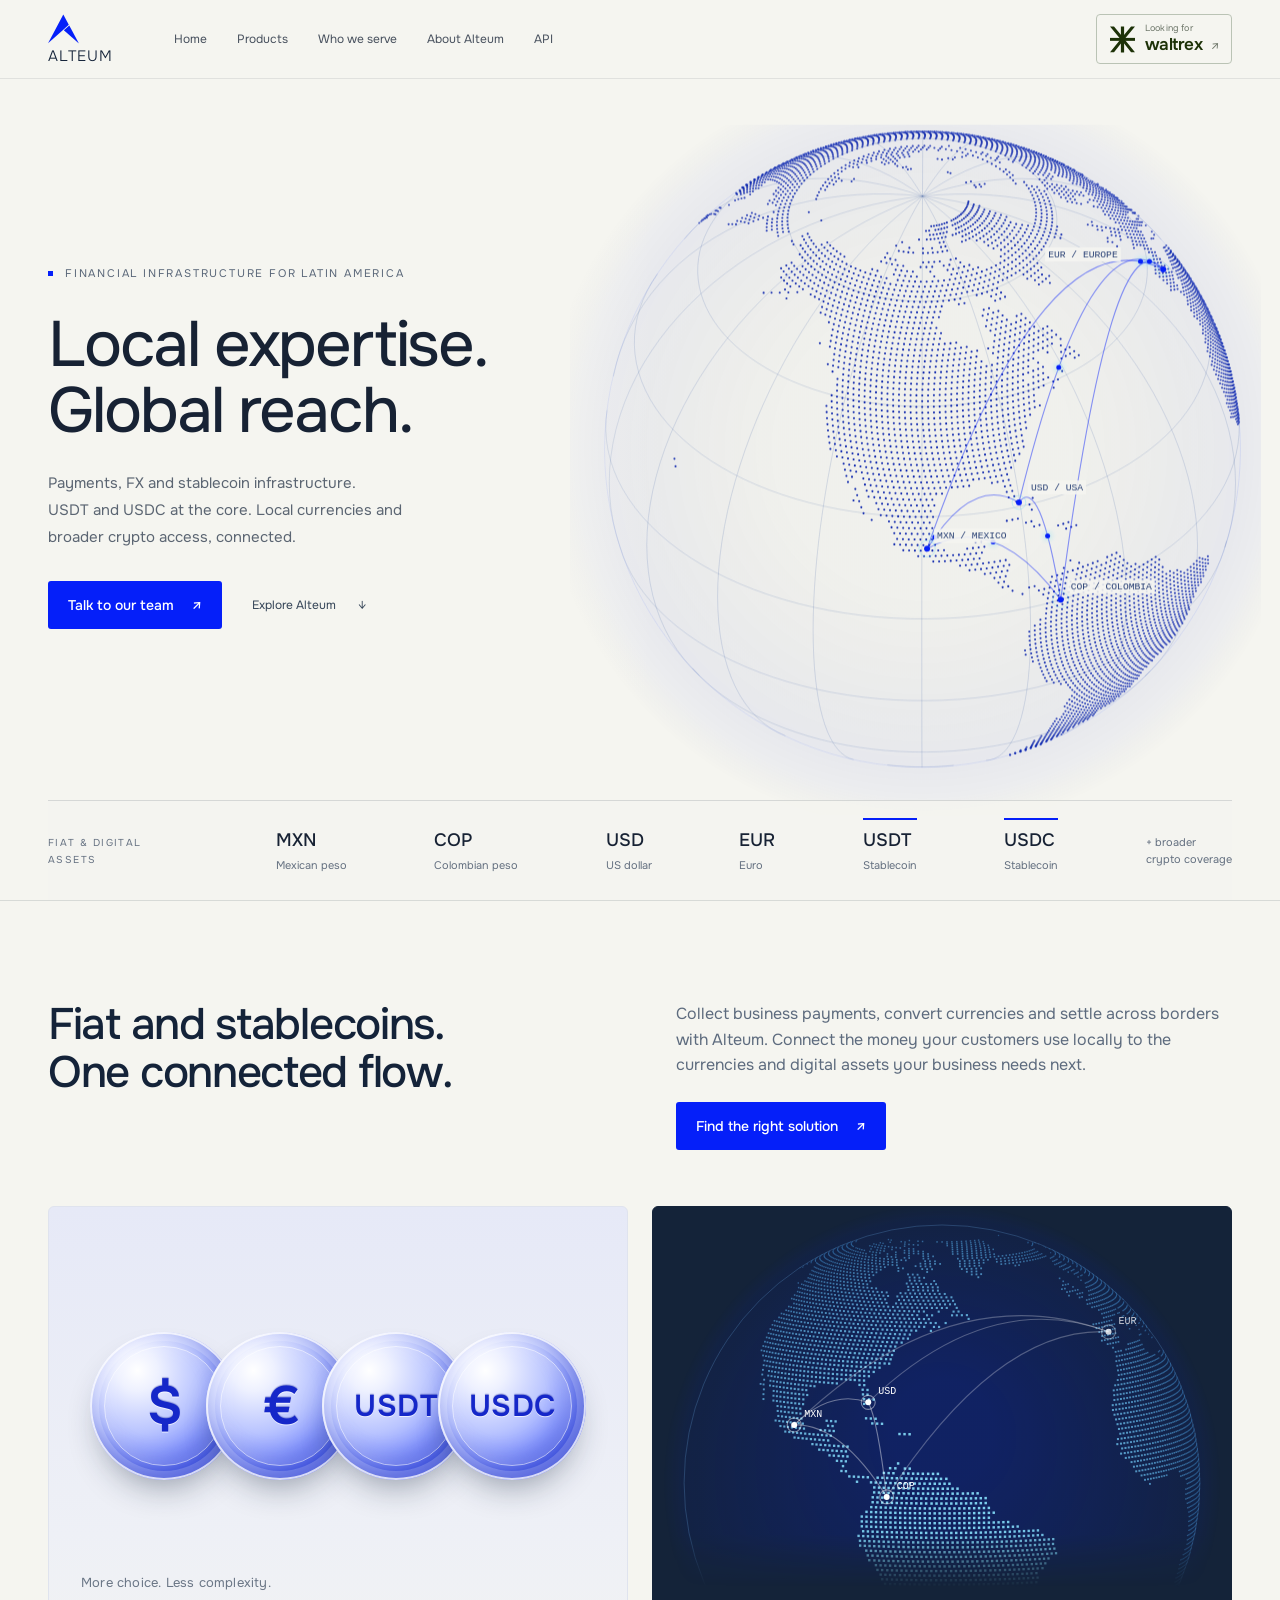
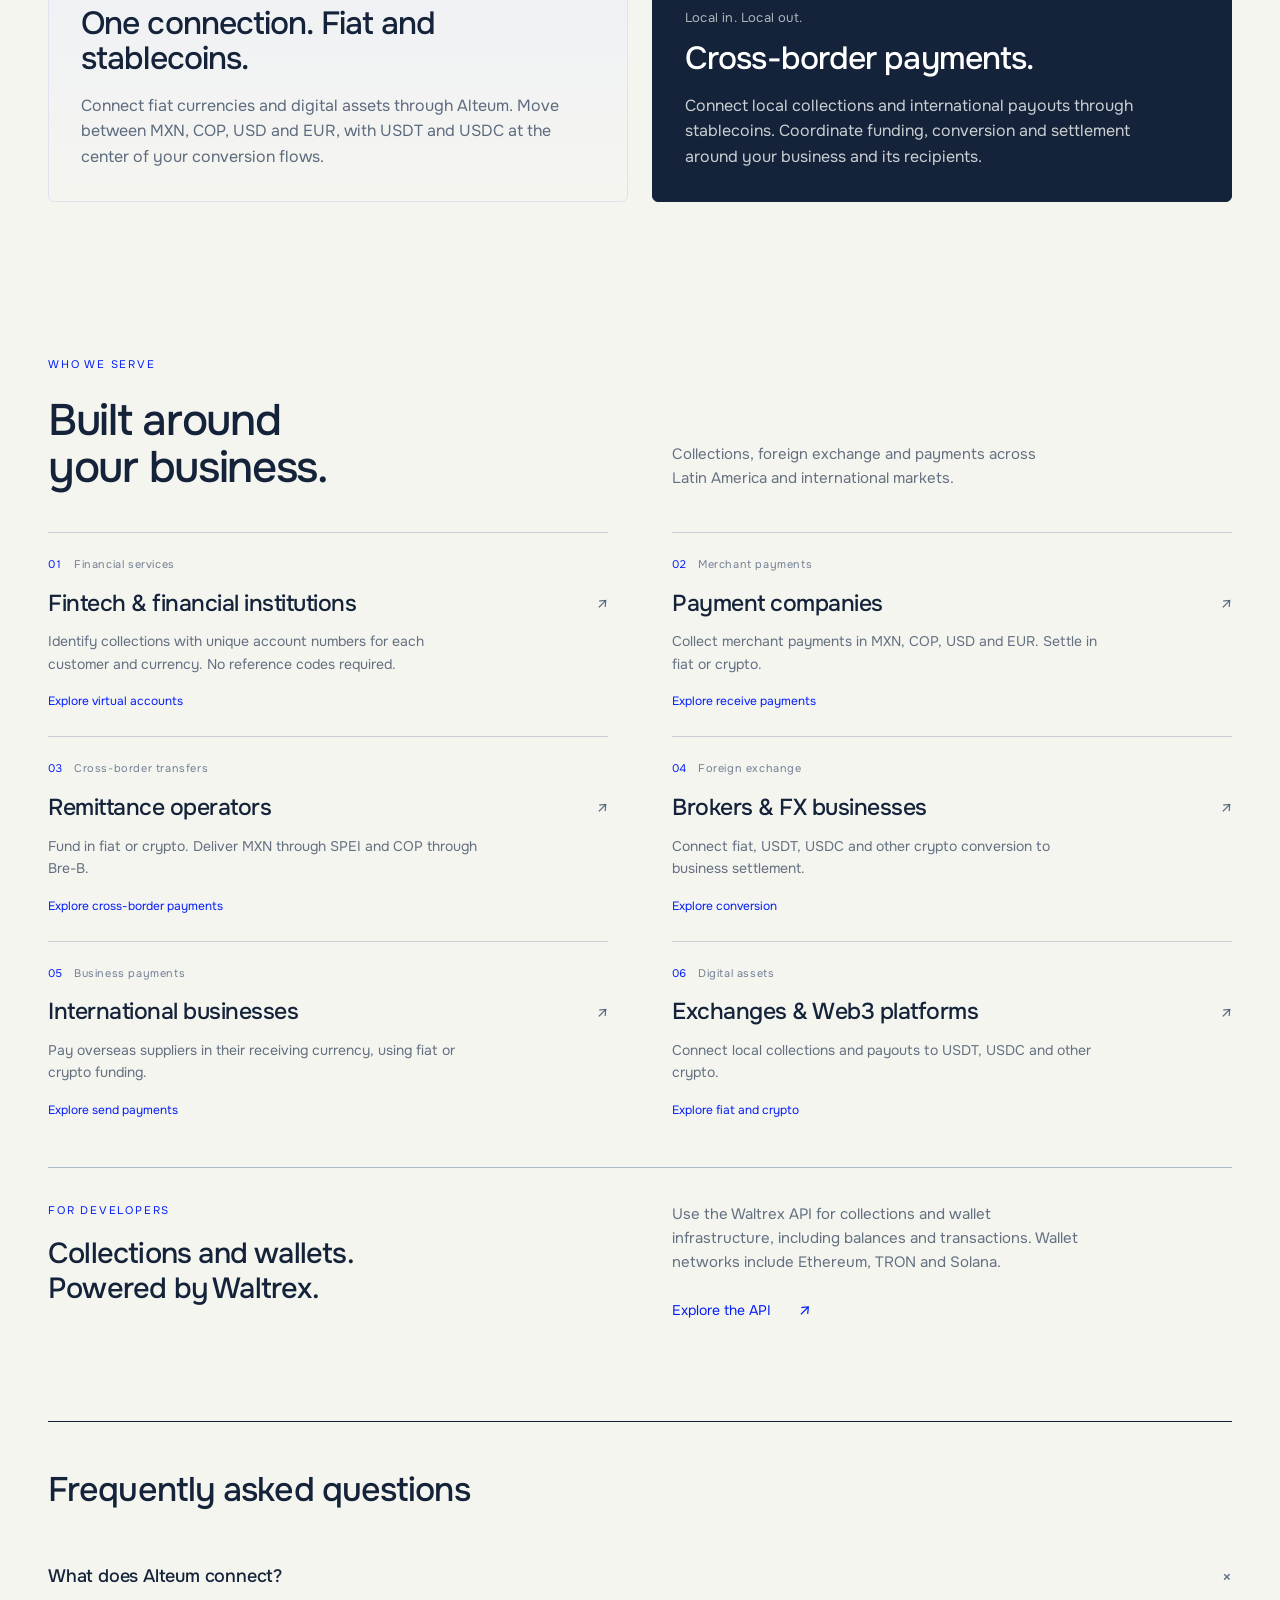
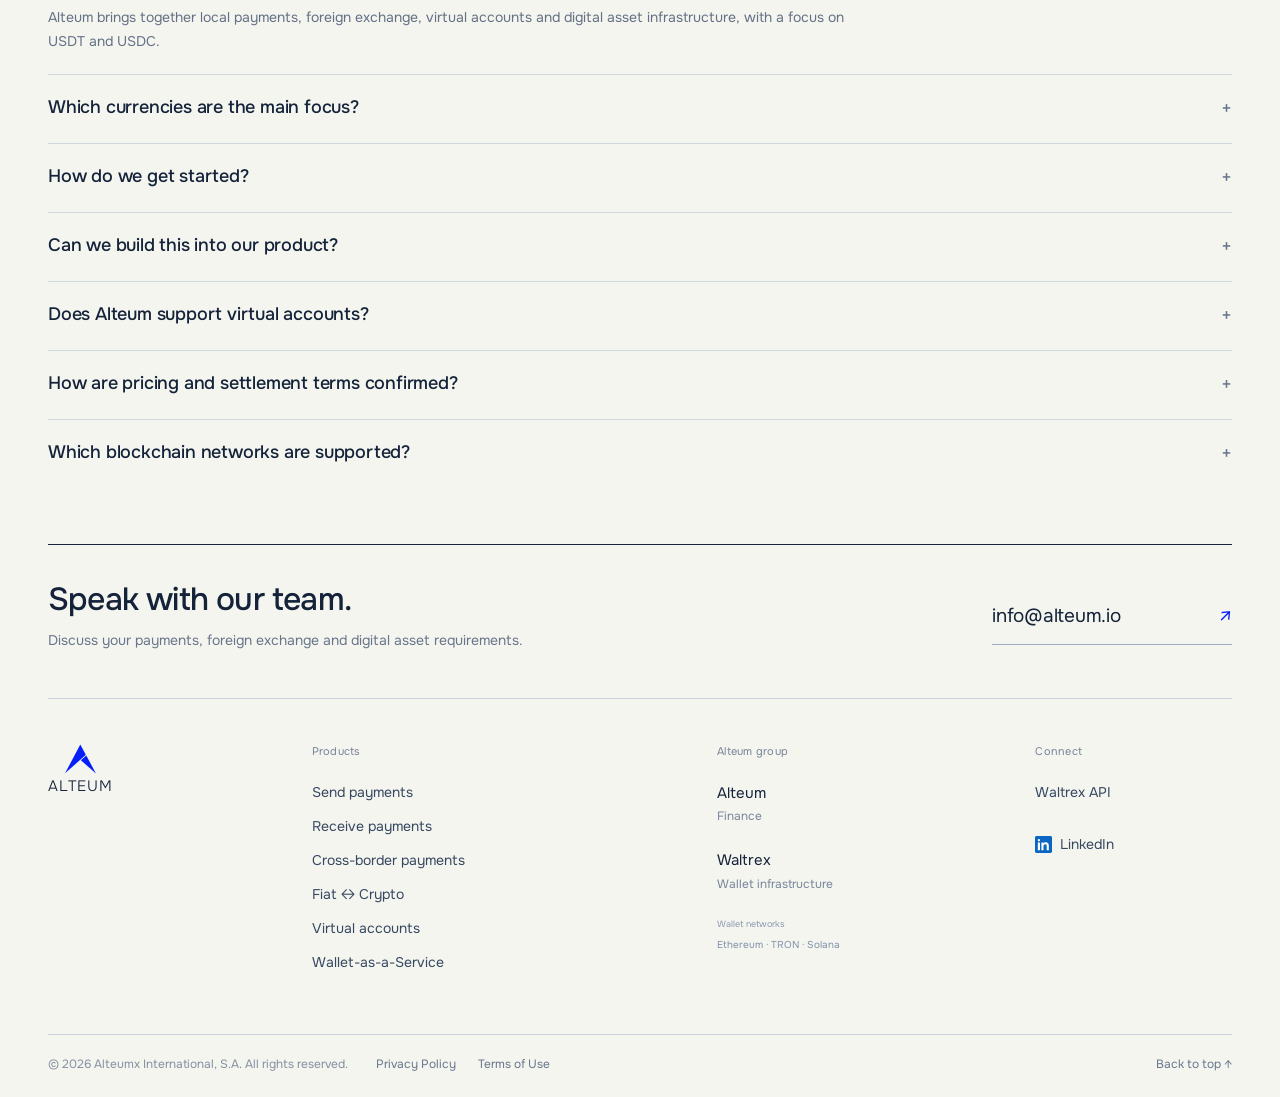
<file: index.html>
<!doctype html>
<html lang="en">
<head>
<meta charset="utf-8"><meta name="viewport" content="width=device-width,initial-scale=1">
<title>Alteum — Latin America, connected to the world</title>
<meta name="description" content="Payments, FX and digital assets connecting Latin America to the world, with a focus on MXN, COP, USD, EUR, USDT and USDC.">
<meta name="theme-color" content="#030305"><meta property="og:title" content="Alteum — Latin America, connected."><meta property="og:description" content="Payments, FX and digital assets connecting Latin America to the world, with a focus on MXN, COP, USD, EUR, USDT and USDC."><link rel="icon" href="favicon.svg" type="image/svg+xml">


<link rel="stylesheet" href="styles.css?v=centered-globe"><script src="/market-network.js?v=europe-cop" defer></script><script src="app.js?v=mxn-three-destinations" defer></script>
<link rel="stylesheet" href="exact-sections.css?v=ivory-fixed"><script src="exact-sections.js?v=trimmed" defer></script><link rel="stylesheet" href="/brand.css?v=network-info"><link rel="stylesheet" href="/navigation.css?v=editorial-menu"><script src="/navigation.js?v=mega" defer></script><link rel="stylesheet" href="/home-alignment.css?v=color-motion"><link rel="stylesheet" href="/design-preview.css?v=audiences-tight-final"><link rel="stylesheet" href="/waltrex-header.css?v=approved"><link rel="stylesheet" href="/footer-refinement.css?v=approved"><link rel="stylesheet" href="/navigation-approved.css?v=uniform-type"><link rel="stylesheet" href="/faq-approved.css?v=1"><link rel="stylesheet" href="/home-globe-framing.css?v=contained"><link rel="stylesheet" href="/mobile-polish.css?v=1"><link rel="stylesheet" href="/waltrex-button.css?v=approved"><link rel="stylesheet" href="/capabilities.css"><link rel="stylesheet" href="/legal.css?v=1"><link rel="stylesheet" href="/polish.css?v=1"></head>
<body>
<a class="skip" href="#main">Skip to content</a>
<header><div class="nav wrap"><a href="#" class="brand" aria-label="Alteum home"><svg viewbox="315 180 166 156" aria-hidden="true"><polygon fill="#051ff9" points="396.9,261.9 315.3,333.8 397,180.5 426.3,235.7 396.9,261.9"></polygon><polygon fill="#051ff9" points="480.6,336 399.9,264.8 429,238.9"></polygon></svg><span>ALTEUM</span></a><nav aria-label="Main navigation"><a class="nav-home" href="/">Home</a><details class="home-products site-product-menu"><summary>Products</summary><div class="product-mega" aria-label="Alteum products"><a class="mega-product" href="/products/send-payments/"><span class="mega-icon"><svg viewbox="0 0 24 24" fill="none" stroke="currentColor" stroke-width="1.6" stroke-linecap="round" stroke-linejoin="round" aria-hidden="true"><rect x="5" y="8" width="14" height="12" rx="2"></rect><path d="M9 8V5h6v3M12 17v-5m-2 2 2-2 2 2"></path></svg></span><strong>Send payments</strong><p>Pay suppliers and partners in their receiving currency.</p></a><a class="mega-product" href="/products/cross-border-payments/"><span class="mega-icon"><svg viewbox="0 0 24 24" fill="none" stroke="currentColor" stroke-width="1.6" stroke-linecap="round" stroke-linejoin="round" aria-hidden="true"><circle cx="12" cy="12" r="8"></circle><ellipse cx="12" cy="12" rx="3.5" ry="8"></ellipse><path d="M4 12h16"></path></svg></span><strong>Cross-border payments</strong><p>Connect local funding to international payouts.</p></a><a class="mega-product" href="/products/virtual-account-issuance/"><span class="mega-icon"><svg viewbox="0 0 24 24" fill="none" stroke="currentColor" stroke-width="1.6" stroke-linecap="round" stroke-linejoin="round" aria-hidden="true"><rect x="5" y="5" width="14" height="15" rx="2"></rect><path d="M9 9h6M9 13h6M9 17h3"></path></svg></span><strong>Virtual accounts</strong><p>Dedicated payment details for business and customer collections.</p></a><a class="mega-product" href="/products/receive-payments/"><span class="mega-icon"><svg viewbox="0 0 24 24" fill="none" stroke="currentColor" stroke-width="1.6" stroke-linecap="round" stroke-linejoin="round" aria-hidden="true"><rect x="5" y="8" width="14" height="12" rx="2"></rect><path d="M9 8V5h6v3M12 12v5m-2-2 2 2 2-2"></path></svg></span><strong>Receive payments</strong><p>Collect local currency payments and connect them to settlement.</p></a><a class="mega-product" href="/products/fiat-stablecoin/"><span class="mega-icon"><svg viewbox="0 0 24 24" fill="none" stroke="currentColor" stroke-width="1.6" stroke-linecap="round" stroke-linejoin="round" aria-hidden="true"><path d="M4 8h15m-4-4 4 4-4 4M20 16H5m4 4-4-4 4-4"></path></svg></span><strong>Fiat ↔ Crypto</strong><p>Move between local currencies, USDT and USDC.</p></a><a target="_blank" rel="noopener noreferrer" class="mega-product mega-contact" href="https://home.waltrex.io/"><span class="mega-icon"><svg viewbox="0 0 24 24" fill="none" stroke="currentColor" stroke-width="1.6" stroke-linecap="round" stroke-linejoin="round" aria-hidden="true"><path d="M5 5h14v11h-7l-5 4v-4H5z"></path><path d="M9 9h6M9 12h4"></path></svg></span><strong>Wallet-as-a-Service</strong><p>Launch wallets inside your own app for your customers worldwide.</p></a></div></details><a href="/#audiences">Who we serve</a><a href="/about/">About Alteum</a><a href="https://waltrex.readme.io/reference/introduction" target="_blank" rel="noopener noreferrer">API</a></nav><a class="waltrex-header-link" href="https://home.waltrex.io/" target="_blank" rel="noopener noreferrer" aria-label="Looking for Waltrex? Visit Waltrex"><svg class="waltrex-header-symbol" viewbox="0 0 529 550" fill="none" xmlns="http://www.w3.org/2000/svg" aria-hidden="true"><path d="M85.0178 544.714H0.726644L223.808 268.552L0 0.0012207H84.6545L264.863 219.264L445.799 0.0012207H529L305.556 268.552L528.637 544.714H445.799L264.863 318.566L85.0178 544.714Z" fill="currentColor"></path><path d="M529 240.931H0V303.782H529V240.931Z" fill="currentColor"></path><path d="M298.543 549.951L298.543 0L230.454 0L230.454 549.951H298.543Z" fill="currentColor"></path></svg><span class="waltrex-header-copy"><small>Looking for</small><strong>waltrex <i>↗</i></strong></span></a><button class="menu-button" aria-label="Open navigation" aria-expanded="false">☰</button></div><div class="mobile-nav" hidden><a class="mobile-home" href="/">Home</a><div class="product-mega" aria-label="Alteum products"><a class="mega-product" href="/products/send-payments/"><span class="mega-icon"><svg viewbox="0 0 24 24" fill="none" stroke="currentColor" stroke-width="1.6" stroke-linecap="round" stroke-linejoin="round" aria-hidden="true"><rect x="5" y="8" width="14" height="12" rx="2"></rect><path d="M9 8V5h6v3M12 17v-5m-2 2 2-2 2 2"></path></svg></span><strong>Send payments</strong><p>Pay suppliers and partners in their receiving currency.</p></a><a class="mega-product" href="/products/cross-border-payments/"><span class="mega-icon"><svg viewbox="0 0 24 24" fill="none" stroke="currentColor" stroke-width="1.6" stroke-linecap="round" stroke-linejoin="round" aria-hidden="true"><circle cx="12" cy="12" r="8"></circle><ellipse cx="12" cy="12" rx="3.5" ry="8"></ellipse><path d="M4 12h16"></path></svg></span><strong>Cross-border payments</strong><p>Connect local funding to international payouts.</p></a><a class="mega-product" href="/products/virtual-account-issuance/"><span class="mega-icon"><svg viewbox="0 0 24 24" fill="none" stroke="currentColor" stroke-width="1.6" stroke-linecap="round" stroke-linejoin="round" aria-hidden="true"><rect x="5" y="5" width="14" height="15" rx="2"></rect><path d="M9 9h6M9 13h6M9 17h3"></path></svg></span><strong>Virtual accounts</strong><p>Dedicated payment details for business and customer collections.</p></a><a class="mega-product" href="/products/receive-payments/"><span class="mega-icon"><svg viewbox="0 0 24 24" fill="none" stroke="currentColor" stroke-width="1.6" stroke-linecap="round" stroke-linejoin="round" aria-hidden="true"><rect x="5" y="8" width="14" height="12" rx="2"></rect><path d="M9 8V5h6v3M12 12v5m-2-2 2 2 2-2"></path></svg></span><strong>Receive payments</strong><p>Collect local currency payments and connect them to settlement.</p></a><a class="mega-product" href="/products/fiat-stablecoin/"><span class="mega-icon"><svg viewbox="0 0 24 24" fill="none" stroke="currentColor" stroke-width="1.6" stroke-linecap="round" stroke-linejoin="round" aria-hidden="true"><path d="M4 8h15m-4-4 4 4-4 4M20 16H5m4 4-4-4 4-4"></path></svg></span><strong>Fiat ↔ Crypto</strong><p>Move between local currencies, USDT and USDC.</p></a><a target="_blank" rel="noopener noreferrer" class="mega-product mega-contact" href="https://home.waltrex.io/"><span class="mega-icon"><svg viewbox="0 0 24 24" fill="none" stroke="currentColor" stroke-width="1.6" stroke-linecap="round" stroke-linejoin="round" aria-hidden="true"><path d="M5 5h14v11h-7l-5 4v-4H5z"></path><path d="M9 9h6M9 12h4"></path></svg></span><strong>Wallet-as-a-Service</strong><p>Launch wallets inside your own app for your customers worldwide.</p></a></div><div class="mobile-extra"><a href="/#audiences">Who we serve</a><a href="/about/">About Alteum</a><a href="https://waltrex.readme.io/reference/introduction" target="_blank" rel="noopener noreferrer">API</a></div></div></header><div class="nav-scrim" aria-hidden="true"></div>
<main id="main">
<section class="hero wrap"><div class="globe-scene"><canvas id="globe" aria-label="Illustrative payment routes connecting MXN in Mexico with USD in the USA, COP in Colombia and EUR in Europe" role="img"></canvas></div><div class="hero-copy"><div class="eyebrow"><i></i> FINANCIAL INFRASTRUCTURE FOR LATIN AMERICA</div><h1>Local expertise.<br><span>Global reach.</span></h1><p>Payments, FX and stablecoin infrastructure.<br>USDT and USDC at the core. Local currencies and broader crypto access, connected.</p><div class="actions"><a href="mailto:info@alteum.io" class="button primary">Talk to our team <span>↗</span></a><a href="#capabilities" class="hero-explore">Explore Alteum <span>↓</span></a></div></div><div class="hero-market-rail" id="coverage"><span class="market-intro">FIAT &amp; DIGITAL ASSETS</span><div><span class="market-code">MXN</span><span class="market-name">Mexican peso</span></div><div><span class="market-code">COP</span><span class="market-name">Colombian peso</span></div><div><span class="market-code">USD</span><span class="market-name">US dollar</span></div><div><span class="market-code">EUR</span><span class="market-name">Euro</span></div><div class="stablecoin-market"><span class="market-code">USDT</span><span class="market-name">Stablecoin</span></div><div class="stablecoin-market"><span class="market-code">USDC</span><span class="market-name">Stablecoin</span></div><span class="market-more">+ broader <br>crypto coverage</span><a href="#capabilities" class="market-discover" aria-label="Discover Alteum’s currencies and stablecoins">↓</a></div></section>
<div class="blox-clone"><section class="ac-section" id="capabilities"><div class="ac-head"><h2>Fiat and stablecoins.<br>One connected flow.</h2><div class="ac-head-copy"><p>Collect business payments, convert currencies and settle across borders with Alteum. Connect the money your customers use locally to the currencies and digital assets your business needs next.</p><a class="ac-cta" href="#contact">Find the right solution <span aria-hidden="true">↗</span></a></div></div><div class="ac-grid"><article class="ac-card ac-card--coins"><div class="ac-visual"><div class="acc-stage" aria-hidden="true"><div class="acc-coin"><div class="acc-face"><b class="">$</b></div></div><div class="acc-coin"><div class="acc-face"><b class="">€</b></div></div><div class="acc-coin"><div class="acc-face"><b class="sm">USDT</b></div></div><div class="acc-coin"><div class="acc-face"><b class="sm">USDC</b></div></div></div></div><div class="ac-copy"><span class="ac-label">More choice. Less complexity.</span><h3>One connection. Fiat and stablecoins.</h3><p>Connect fiat currencies and digital assets through Alteum. Move between MXN, COP, USD and EUR, with USDT and USDC at the center of your conversion flows.</p></div></article><article class="ac-card ac-card--dark ac-card--globe"><div class="ac-visual"><canvas class="acg-canvas" role="img" aria-label="Dotted globe showing illustrative routes between Mexico, Colombia, the USA and Europe"></canvas></div><div class="ac-copy"><span class="ac-label">Local in. Local out.</span><h3>Cross-border payments.</h3><p>Connect local collections and international payouts through stablecoins. Coordinate funding, conversion and settlement around your business and its recipients.</p></div></article></div></section><section class="editorial-audiences" id="audiences"><div class="editorial-heading"><div><span class="editorial-eyebrow">WHO WE SERVE</span><h2>Built around<br>your business.</h2></div><p>Collections, foreign exchange and payments across Latin America and international markets.</p></div><div class="editorial-sector-grid"><a class="editorial-sector" href="/products/virtual-account-issuance/"><div class="sector-meta"><span>01</span><small>Financial services</small></div><div class="sector-title"><h3>Fintech &amp; financial institutions</h3><span aria-hidden="true">↗</span></div><p>Identify collections with unique account numbers for each customer and currency. No reference codes required.</p><span class="sector-product-link">Explore virtual accounts</span></a><a class="editorial-sector" href="/products/receive-payments/"><div class="sector-meta"><span>02</span><small>Merchant payments</small></div><div class="sector-title"><h3>Payment companies</h3><span aria-hidden="true">↗</span></div><p>Collect merchant payments in MXN, COP, USD and EUR. Settle in fiat or crypto.</p><span class="sector-product-link">Explore receive payments</span></a><a class="editorial-sector" href="/products/cross-border-payments/"><div class="sector-meta"><span>03</span><small>Cross-border transfers</small></div><div class="sector-title"><h3>Remittance operators</h3><span aria-hidden="true">↗</span></div><p>Fund in fiat or crypto. Deliver MXN through SPEI and COP through Bre-B.</p><span class="sector-product-link">Explore cross-border payments</span></a><a class="editorial-sector" href="/products/fiat-stablecoin/"><div class="sector-meta"><span>04</span><small>Foreign exchange</small></div><div class="sector-title"><h3>Brokers &amp; FX businesses</h3><span aria-hidden="true">↗</span></div><p>Connect fiat, USDT, USDC and other crypto conversion to business settlement.</p><span class="sector-product-link">Explore conversion</span></a><a class="editorial-sector" href="/products/send-payments/"><div class="sector-meta"><span>05</span><small>Business payments</small></div><div class="sector-title"><h3>International businesses</h3><span aria-hidden="true">↗</span></div><p>Pay overseas suppliers in their receiving currency, using fiat or crypto funding.</p><span class="sector-product-link">Explore send payments</span></a><a class="editorial-sector" href="/products/fiat-stablecoin/"><div class="sector-meta"><span>06</span><small>Digital assets</small></div><div class="sector-title"><h3>Exchanges &amp; Web3 platforms</h3><span aria-hidden="true">↗</span></div><p>Connect local collections and payouts to USDT, USDC and other crypto.</p><span class="sector-product-link">Explore fiat and crypto</span></a></div><div class="editorial-api" id="waltrex-api"><div><span class="editorial-eyebrow">FOR DEVELOPERS</span><h3>Collections and wallets.<br>Powered by Waltrex.</h3></div><div><p>Use the Waltrex API for collections and wallet infrastructure, including balances and transactions. Wallet networks include Ethereum, TRON and Solana.</p><a href="https://waltrex.readme.io/reference/introduction" target="_blank" rel="noopener noreferrer">Explore the API <span>↗</span></a></div></div></section><section class="exact-faq" id="questions"><h2>Frequently asked questions</h2><div><details open><summary>What does Alteum connect?<span>+</span></summary><p>Alteum brings together local payments, foreign exchange, virtual accounts and digital asset infrastructure, with a focus on USDT and USDC.</p></details><details><summary>Which currencies are the main focus?<span>+</span></summary><p>MXN, COP, USD and EUR, alongside USDT, USDC and broader crypto coverage.</p><p>EUR payments support SEPA and SWIFT.</p></details><details><summary>How do we get started?<span>+</span></summary><p>Contact info@alteum.io with your business, markets, currencies and payment requirements. Our team will work through the setup with you.</p></details><details><summary>Can we build this into our product?<span>+</span></summary><p>Discuss your integration requirements with our team, including the payments, account infrastructure and digital asset capabilities you want to connect.</p></details><details><summary>Does Alteum support virtual accounts?<span>+</span></summary><p>Yes. Talk to our team about virtual account issuance for your business or eligible customers, including account structure and collection requirements.</p></details><details><summary>How are pricing and settlement terms confirmed?<span>+</span></summary><p>The team confirms the applicable route, fees, conversion and settlement terms for your business and payment flow.</p></details><details><summary>Which blockchain networks are supported?<span>+</span></summary><p>Crypto and wallet infrastructure supports Ethereum, TRON and Solana. Supported tokens, deposit addresses and transfer instructions are confirmed for the selected network.</p></details></div></section><footer class="institutional-footer" id="contact"><div class="if-inner"><div class="if-contact"><div><h2>Speak with our team.</h2><p>Discuss your payments, foreign exchange and digital asset requirements.</p></div><a href="mailto:info@alteum.io">info@alteum.io <span>↗</span></a></div><div class="if-columns"><div class="if-brand"><a class="exact-brand" href="#"><svg viewbox="315 180 166 156" aria-hidden="true"><polygon fill="#051ff9" points="396.9,261.9 315.3,333.8 397,180.5 426.3,235.7 396.9,261.9"></polygon><polygon fill="#051ff9" points="480.6,336 399.9,264.8 429,238.9"></polygon></svg><span>ALTEUM</span></a></div><div class="if-products"><h3>Products</h3><a href="/products/send-payments/">Send payments</a><a href="/products/receive-payments/">Receive payments</a><a href="/products/cross-border-payments/">Cross-border payments</a><a href="/products/fiat-stablecoin/">Fiat ↔ Crypto</a><a href="/products/virtual-account-issuance/">Virtual accounts</a><a href="https://home.waltrex.io/" target="_blank" rel="noopener noreferrer">Wallet-as-a-Service</a></div><div class="if-group" id="companies"><h3>Alteum group</h3><a href="/"><span>Alteum</span><small>Finance</small></a><a id="waltrex" href="https://home.waltrex.io/" target="_blank" rel="noopener noreferrer"><span>Waltrex</span><small>Wallet infrastructure</small></a><p class="if-networks"><small>Wallet networks</small><span>Ethereum · TRON · Solana</span></p></div><div class="if-connect"><h3>Connect</h3><a href="https://waltrex.readme.io/reference/introduction" target="_blank" rel="noopener noreferrer">Waltrex API</a><a class="footer-linkedin" href="https://www.linkedin.com/company/alteumholding/home/" target="_blank" rel="noopener noreferrer" aria-label="Alteum on LinkedIn"><svg xmlns="http://www.w3.org/2000/svg" viewbox="0 0 24 24" aria-hidden="true"><rect width="24" height="24" rx="2" fill="#0a66c2"></rect><circle cx="5.5" cy="6" r="1.6" fill="#fff"></circle><path fill="#fff" d="M4 9h3v11H4zM9 9h2.9v1.5c.6-1.1 1.7-1.8 3.3-1.8 3.1 0 4.3 1.9 4.3 5.1V20h-3v-5.6c0-1.7-.3-2.9-1.9-2.9-1.8 0-2.6 1.1-2.6 3.3V20H9z"></path></svg><span>LinkedIn</span></a></div></div><div class="if-bottom"><div class="if-bottom-left"><span>© 2026 Alteumx International, S.A. All rights reserved.</span><nav class="if-legal" aria-label="Legal"><a href="/privacy/">Privacy Policy</a><a href="/terms/">Terms of Use</a></nav></div><a href="#">Back to top ↑</a></div></div></footer></div></main>

<script src="/capabilities-globe.js" defer></script></body></html>
</file>
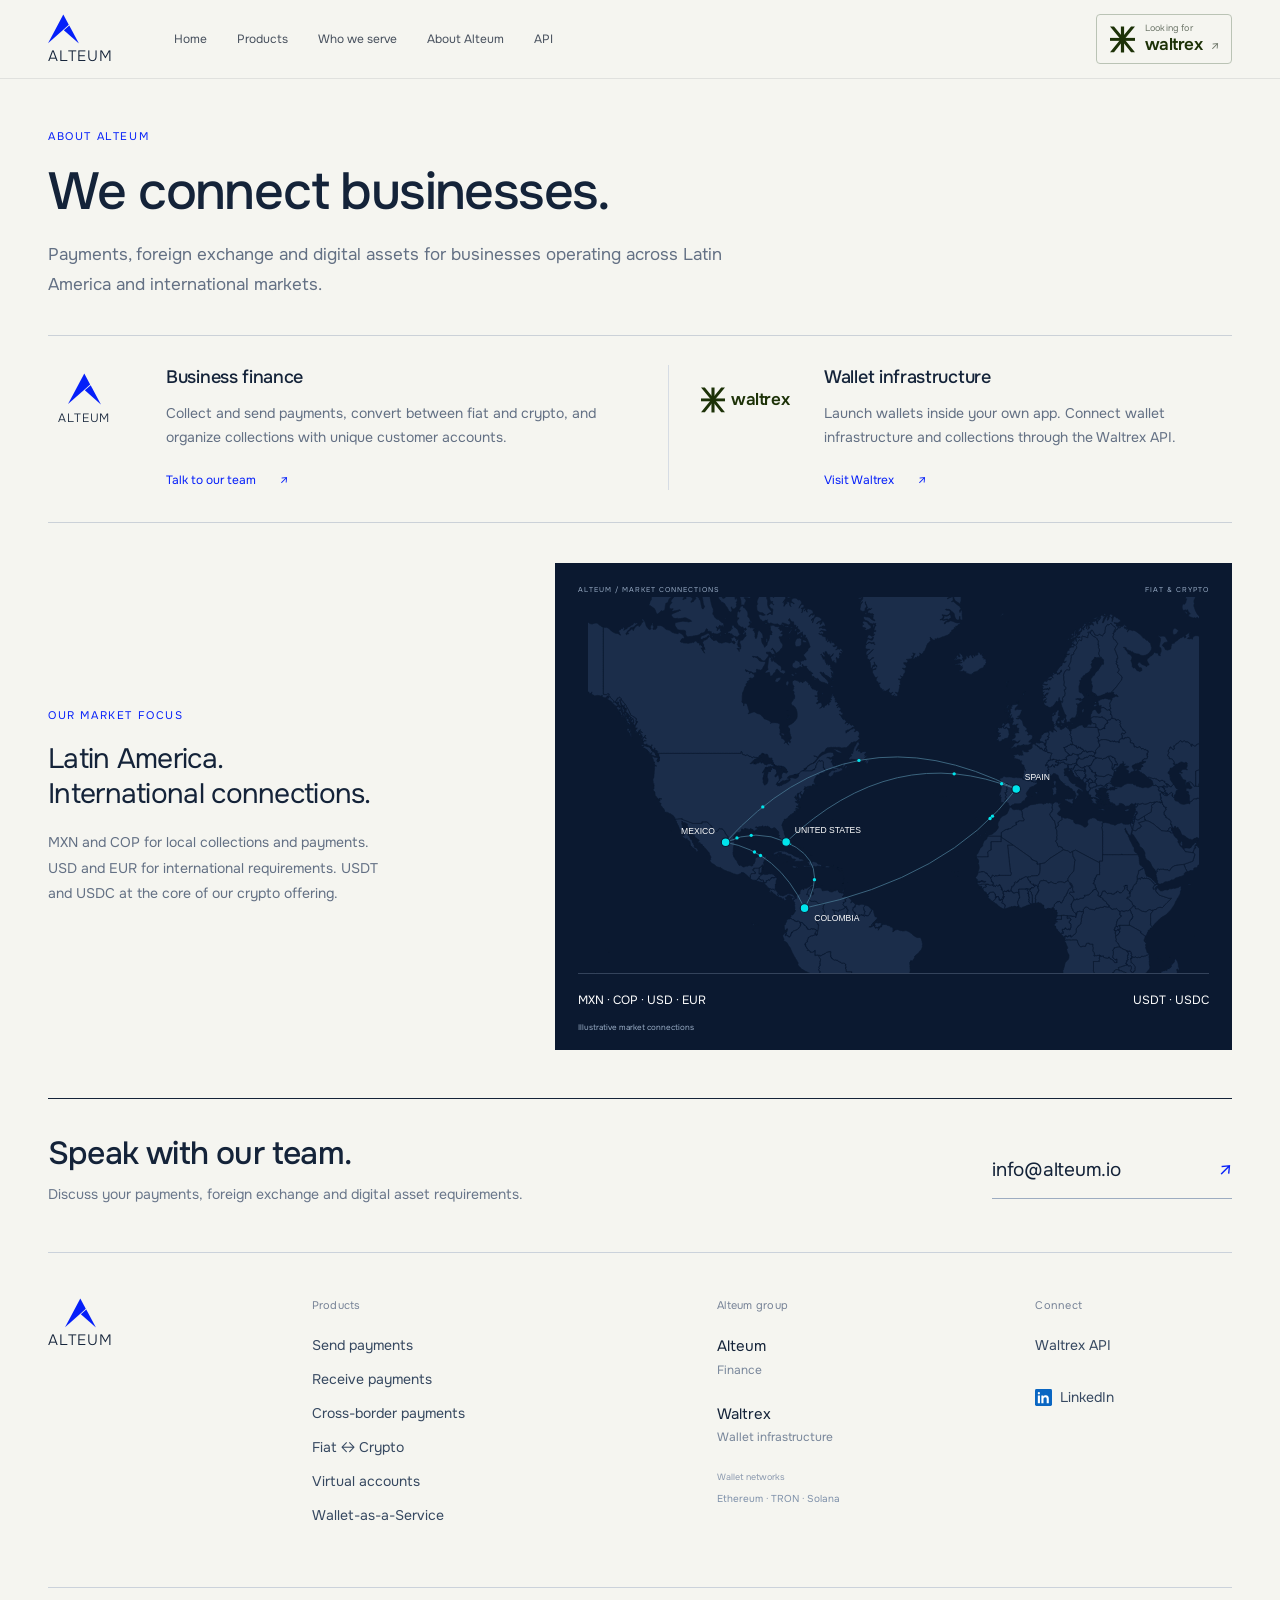
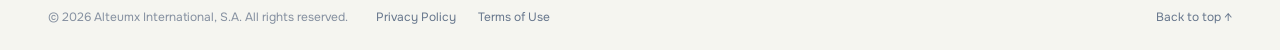
<file: about/index.html>
<!doctype html>
<html lang="en">
<head>
<meta charset="utf-8"><meta name="viewport" content="width=device-width,initial-scale=1">
<title>About Alteum | Alteum</title>
<meta name="description" content="Alteum connects businesses across Latin America and international markets. Alteum handles finance; Waltrex provides the wallet infrastructure.">
<meta name="theme-color" content="#030305"><meta property="og:title" content="Alteum — Latin America, connected."><meta property="og:description" content="Payments, FX and digital assets connecting Latin America to the world, with a focus on MXN, COP, USD, EUR, USDT and USDC."><link rel="icon" href="/favicon.svg" type="image/svg+xml">


<link rel="stylesheet" href="/styles.css?v=centered-globe">
<link rel="stylesheet" href="/exact-sections.css?v=ivory-fixed"><link rel="stylesheet" href="/brand.css?v=network-info"><link rel="stylesheet" href="/navigation.css?v=editorial-menu"><script src="/navigation.js?v=mega" defer></script><link rel="stylesheet" href="/home-alignment.css?v=color-motion"><link rel="stylesheet" href="/design-preview.css?v=approved-editorial"><link rel="stylesheet" href="/waltrex-header.css?v=approved"><link rel="stylesheet" href="/footer-refinement.css?v=approved"><link rel="stylesheet" href="/navigation-approved.css?v=uniform-type"><link rel="stylesheet" href="/faq-approved.css?v=1"><script src="/header-preview-mobile.js" defer></script><link rel="stylesheet" href="/about-refined-preview.css?v=1"><link rel="stylesheet" href="/mobile-polish.css?v=1"><link rel="stylesheet" href="/waltrex-button.css?v=approved"><link rel="stylesheet" href="/legal.css?v=1"><link rel="stylesheet" href="/polish.css?v=1"></head>
<body><a class="skip" href="#main">Skip to content</a><header><div class="nav wrap"><a href="/" class="brand" aria-label="Alteum home"><svg viewbox="315 180 166 156" aria-hidden="true"><polygon fill="#051ff9" points="396.9,261.9 315.3,333.8 397,180.5 426.3,235.7 396.9,261.9"></polygon><polygon fill="#051ff9" points="480.6,336 399.9,264.8 429,238.9"></polygon></svg><span>ALTEUM</span></a><nav aria-label="Main navigation"><a class="nav-home" href="/">Home</a><details class="home-products site-product-menu"><summary>Products</summary><div class="product-mega" aria-label="Alteum products"><a class="mega-product" href="/products/send-payments/"><span class="mega-icon"><svg viewbox="0 0 24 24" fill="none" stroke="currentColor" stroke-width="1.6" stroke-linecap="round" stroke-linejoin="round" aria-hidden="true"><rect x="5" y="8" width="14" height="12" rx="2"></rect><path d="M9 8V5h6v3M12 17v-5m-2 2 2-2 2 2"></path></svg></span><strong>Send payments</strong><p>Pay suppliers and partners in their receiving currency.</p></a><a class="mega-product" href="/products/cross-border-payments/"><span class="mega-icon"><svg viewbox="0 0 24 24" fill="none" stroke="currentColor" stroke-width="1.6" stroke-linecap="round" stroke-linejoin="round" aria-hidden="true"><circle cx="12" cy="12" r="8"></circle><ellipse cx="12" cy="12" rx="3.5" ry="8"></ellipse><path d="M4 12h16"></path></svg></span><strong>Cross-border payments</strong><p>Connect local funding to international payouts.</p></a><a class="mega-product" href="/products/virtual-account-issuance/"><span class="mega-icon"><svg viewbox="0 0 24 24" fill="none" stroke="currentColor" stroke-width="1.6" stroke-linecap="round" stroke-linejoin="round" aria-hidden="true"><rect x="5" y="5" width="14" height="15" rx="2"></rect><path d="M9 9h6M9 13h6M9 17h3"></path></svg></span><strong>Virtual accounts</strong><p>Dedicated payment details for business and customer collections.</p></a><a class="mega-product" href="/products/receive-payments/"><span class="mega-icon"><svg viewbox="0 0 24 24" fill="none" stroke="currentColor" stroke-width="1.6" stroke-linecap="round" stroke-linejoin="round" aria-hidden="true"><rect x="5" y="8" width="14" height="12" rx="2"></rect><path d="M9 8V5h6v3M12 12v5m-2-2 2 2 2-2"></path></svg></span><strong>Receive payments</strong><p>Collect local currency payments and connect them to settlement.</p></a><a class="mega-product" href="/products/fiat-stablecoin/"><span class="mega-icon"><svg viewbox="0 0 24 24" fill="none" stroke="currentColor" stroke-width="1.6" stroke-linecap="round" stroke-linejoin="round" aria-hidden="true"><path d="M4 8h15m-4-4 4 4-4 4M20 16H5m4 4-4-4 4-4"></path></svg></span><strong>Fiat ↔ Crypto</strong><p>Move between local currencies, USDT and USDC.</p></a><a target="_blank" rel="noopener noreferrer" class="mega-product mega-contact" href="https://home.waltrex.io/"><span class="mega-icon"><svg viewbox="0 0 24 24" fill="none" stroke="currentColor" stroke-width="1.6" stroke-linecap="round" stroke-linejoin="round" aria-hidden="true"><path d="M5 5h14v11h-7l-5 4v-4H5z"></path><path d="M9 9h6M9 12h4"></path></svg></span><strong>Wallet-as-a-Service</strong><p>Launch wallets inside your own app for your customers worldwide.</p></a></div></details><a href="/#audiences">Who we serve</a><a href="/about/">About Alteum</a><a href="https://waltrex.readme.io/reference/introduction" target="_blank" rel="noopener noreferrer">API</a></nav><a class="waltrex-header-link" href="https://home.waltrex.io/" target="_blank" rel="noopener noreferrer" aria-label="Looking for Waltrex? Visit Waltrex"><svg class="waltrex-header-symbol" viewbox="0 0 529 550" fill="none" xmlns="http://www.w3.org/2000/svg" aria-hidden="true"><path d="M85.0178 544.714H0.726644L223.808 268.552L0 0.0012207H84.6545L264.863 219.264L445.799 0.0012207H529L305.556 268.552L528.637 544.714H445.799L264.863 318.566L85.0178 544.714Z" fill="currentColor"></path><path d="M529 240.931H0V303.782H529V240.931Z" fill="currentColor"></path><path d="M298.543 549.951L298.543 0L230.454 0L230.454 549.951H298.543Z" fill="currentColor"></path></svg><span class="waltrex-header-copy"><small>Looking for</small><strong>waltrex <i>↗</i></strong></span></a><button class="menu-button" aria-label="Open navigation" aria-expanded="false">☰</button></div><div class="mobile-nav" hidden><a class="mobile-home" href="/">Home</a><div class="product-mega" aria-label="Alteum products"><a class="mega-product" href="/products/send-payments/"><span class="mega-icon"><svg viewbox="0 0 24 24" fill="none" stroke="currentColor" stroke-width="1.6" stroke-linecap="round" stroke-linejoin="round" aria-hidden="true"><rect x="5" y="8" width="14" height="12" rx="2"></rect><path d="M9 8V5h6v3M12 17v-5m-2 2 2-2 2 2"></path></svg></span><strong>Send payments</strong><p>Pay suppliers and partners in their receiving currency.</p></a><a class="mega-product" href="/products/cross-border-payments/"><span class="mega-icon"><svg viewbox="0 0 24 24" fill="none" stroke="currentColor" stroke-width="1.6" stroke-linecap="round" stroke-linejoin="round" aria-hidden="true"><circle cx="12" cy="12" r="8"></circle><ellipse cx="12" cy="12" rx="3.5" ry="8"></ellipse><path d="M4 12h16"></path></svg></span><strong>Cross-border payments</strong><p>Connect local funding to international payouts.</p></a><a class="mega-product" href="/products/virtual-account-issuance/"><span class="mega-icon"><svg viewbox="0 0 24 24" fill="none" stroke="currentColor" stroke-width="1.6" stroke-linecap="round" stroke-linejoin="round" aria-hidden="true"><rect x="5" y="5" width="14" height="15" rx="2"></rect><path d="M9 9h6M9 13h6M9 17h3"></path></svg></span><strong>Virtual accounts</strong><p>Dedicated payment details for business and customer collections.</p></a><a class="mega-product" href="/products/receive-payments/"><span class="mega-icon"><svg viewbox="0 0 24 24" fill="none" stroke="currentColor" stroke-width="1.6" stroke-linecap="round" stroke-linejoin="round" aria-hidden="true"><rect x="5" y="8" width="14" height="12" rx="2"></rect><path d="M9 8V5h6v3M12 12v5m-2-2 2 2 2-2"></path></svg></span><strong>Receive payments</strong><p>Collect local currency payments and connect them to settlement.</p></a><a class="mega-product" href="/products/fiat-stablecoin/"><span class="mega-icon"><svg viewbox="0 0 24 24" fill="none" stroke="currentColor" stroke-width="1.6" stroke-linecap="round" stroke-linejoin="round" aria-hidden="true"><path d="M4 8h15m-4-4 4 4-4 4M20 16H5m4 4-4-4 4-4"></path></svg></span><strong>Fiat ↔ Crypto</strong><p>Move between local currencies, USDT and USDC.</p></a><a target="_blank" rel="noopener noreferrer" class="mega-product mega-contact" href="https://home.waltrex.io/"><span class="mega-icon"><svg viewbox="0 0 24 24" fill="none" stroke="currentColor" stroke-width="1.6" stroke-linecap="round" stroke-linejoin="round" aria-hidden="true"><path d="M5 5h14v11h-7l-5 4v-4H5z"></path><path d="M9 9h6M9 12h4"></path></svg></span><strong>Wallet-as-a-Service</strong><p>Launch wallets inside your own app for your customers worldwide.</p></a></div><div class="mobile-extra"><a href="/#audiences">Who we serve</a><a href="/about/">About Alteum</a><a href="https://waltrex.readme.io/reference/introduction" target="_blank" rel="noopener noreferrer">API</a></div></div></header><div class="nav-scrim" aria-hidden="true"></div><main class="about-refined" id="main"><div class="ar-wrap"><section class="ar-intro"><span class="ar-kicker">ABOUT ALTEUM</span><h1>We connect businesses.</h1><p>Payments, foreign exchange and digital assets for businesses operating across Latin America and international markets.</p></section><section class="ar-companies" aria-label="Alteum group businesses"><article><div class="ar-brand ar-alteum" aria-label="Alteum"><svg viewbox="315 180 166 156" aria-hidden="true"><polygon fill="#051ff9" points="396.9,261.9 315.3,333.8 397,180.5 426.3,235.7 396.9,261.9"></polygon><polygon fill="#051ff9" points="480.6,336 399.9,264.8 429,238.9"></polygon></svg><span>ALTEUM</span></div><div class="ar-company-copy"><h2>Business finance</h2><p>Collect and send payments, convert between fiat and crypto, and organize collections with unique customer accounts.</p><a href="mailto:info@alteum.io">Talk to our team <span aria-hidden="true">↗</span></a></div></article><article><div class="ar-brand ar-waltrex" aria-label="Waltrex"><svg class="waltrex-header-symbol" viewbox="0 0 529 550" fill="none" xmlns="http://www.w3.org/2000/svg" aria-hidden="true"><path d="M85.0178 544.714H0.726644L223.808 268.552L0 0.0012207H84.6545L264.863 219.264L445.799 0.0012207H529L305.556 268.552L528.637 544.714H445.799L264.863 318.566L85.0178 544.714Z" fill="currentColor"></path><path d="M529 240.931H0V303.782H529V240.931Z" fill="currentColor"></path><path d="M298.543 549.951L298.543 0L230.454 0L230.454 549.951H298.543Z" fill="currentColor"></path></svg><span>waltrex</span></div><div class="ar-company-copy"><h2>Wallet infrastructure</h2><p>Launch wallets inside your own app. Connect wallet infrastructure and collections through the Waltrex API.</p><a href="https://home.waltrex.io/" target="_blank" rel="noopener noreferrer">Visit Waltrex <span aria-hidden="true">↗</span></a></div></article></section><section class="ar-network"><div class="ar-network-intro"><span class="ar-kicker">OUR MARKET FOCUS</span><h2>Latin America.<br>International connections.</h2><p>MXN and COP for local collections and payments. USD and EUR for international requirements. USDT and USDC at the core of our crypto offering.</p></div><figure class="ar-map"><figcaption><span>ALTEUM / MARKET CONNECTIONS</span><span>FIAT &amp; CRYPTO</span></figcaption><img src="/about-all-country-routes-preview.svg?v=two-way" alt="Illustrative two-way routes between Mexico, Colombia, the United States and Spain"><div class="ar-map-legend"><span>MXN · COP · USD · EUR</span><span>USDT · USDC</span></div><small>Illustrative market connections</small></figure></section></div><div class="blox-clone"><footer class="institutional-footer" id="contact"><div class="if-inner"><div class="if-contact"><div><h2>Speak with our team.</h2><p>Discuss your payments, foreign exchange and digital asset requirements.</p></div><a href="mailto:info@alteum.io">info@alteum.io <span>↗</span></a></div><div class="if-columns"><div class="if-brand"><a class="exact-brand" href="/"><svg viewbox="315 180 166 156" aria-hidden="true"><polygon fill="#051ff9" points="396.9,261.9 315.3,333.8 397,180.5 426.3,235.7 396.9,261.9"></polygon><polygon fill="#051ff9" points="480.6,336 399.9,264.8 429,238.9"></polygon></svg><span>ALTEUM</span></a></div><div class="if-products"><h3>Products</h3><a href="/products/send-payments/">Send payments</a><a href="/products/receive-payments/">Receive payments</a><a href="/products/cross-border-payments/">Cross-border payments</a><a href="/products/fiat-stablecoin/">Fiat ↔ Crypto</a><a href="/products/virtual-account-issuance/">Virtual accounts</a><a href="https://home.waltrex.io/" target="_blank" rel="noopener noreferrer">Wallet-as-a-Service</a></div><div class="if-group" id="companies"><h3>Alteum group</h3><a href="/"><span>Alteum</span><small>Finance</small></a><a id="waltrex" href="https://home.waltrex.io/" target="_blank" rel="noopener noreferrer"><span>Waltrex</span><small>Wallet infrastructure</small></a><p class="if-networks"><small>Wallet networks</small><span>Ethereum · TRON · Solana</span></p></div><div class="if-connect"><h3>Connect</h3><a href="https://waltrex.readme.io/reference/introduction" target="_blank" rel="noopener noreferrer">Waltrex API</a><a class="footer-linkedin" href="https://www.linkedin.com/company/alteumholding/home/" target="_blank" rel="noopener noreferrer" aria-label="Alteum on LinkedIn"><svg xmlns="http://www.w3.org/2000/svg" viewbox="0 0 24 24" aria-hidden="true"><rect width="24" height="24" rx="2" fill="#0a66c2"></rect><circle cx="5.5" cy="6" r="1.6" fill="#fff"></circle><path fill="#fff" d="M4 9h3v11H4zM9 9h2.9v1.5c.6-1.1 1.7-1.8 3.3-1.8 3.1 0 4.3 1.9 4.3 5.1V20h-3v-5.6c0-1.7-.3-2.9-1.9-2.9-1.8 0-2.6 1.1-2.6 3.3V20H9z"></path></svg><span>LinkedIn</span></a></div></div><div class="if-bottom"><div class="if-bottom-left"><span>© 2026 Alteumx International, S.A. All rights reserved.</span><nav class="if-legal" aria-label="Legal"><a href="/privacy/">Privacy Policy</a><a href="/terms/">Terms of Use</a></nav></div><a href="#">Back to top ↑</a></div></div></footer></div></main></body></html>
</file>
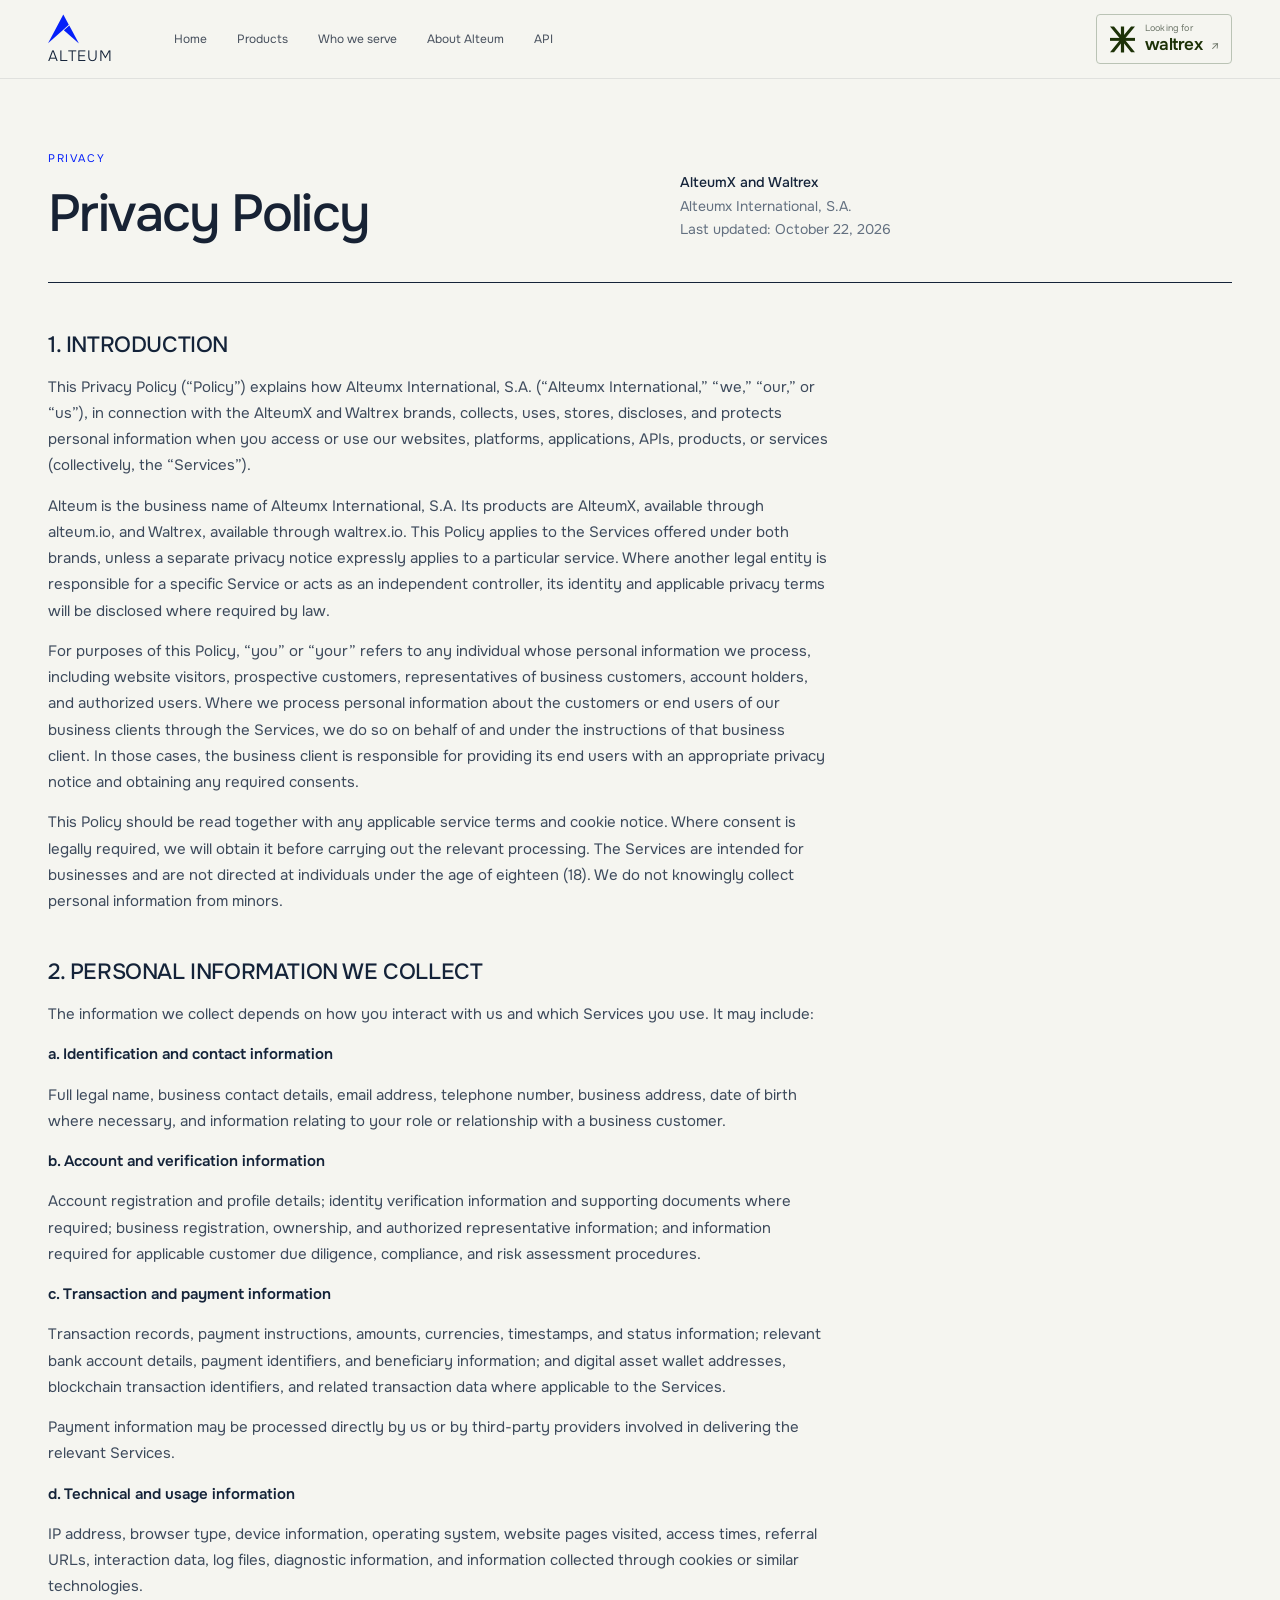
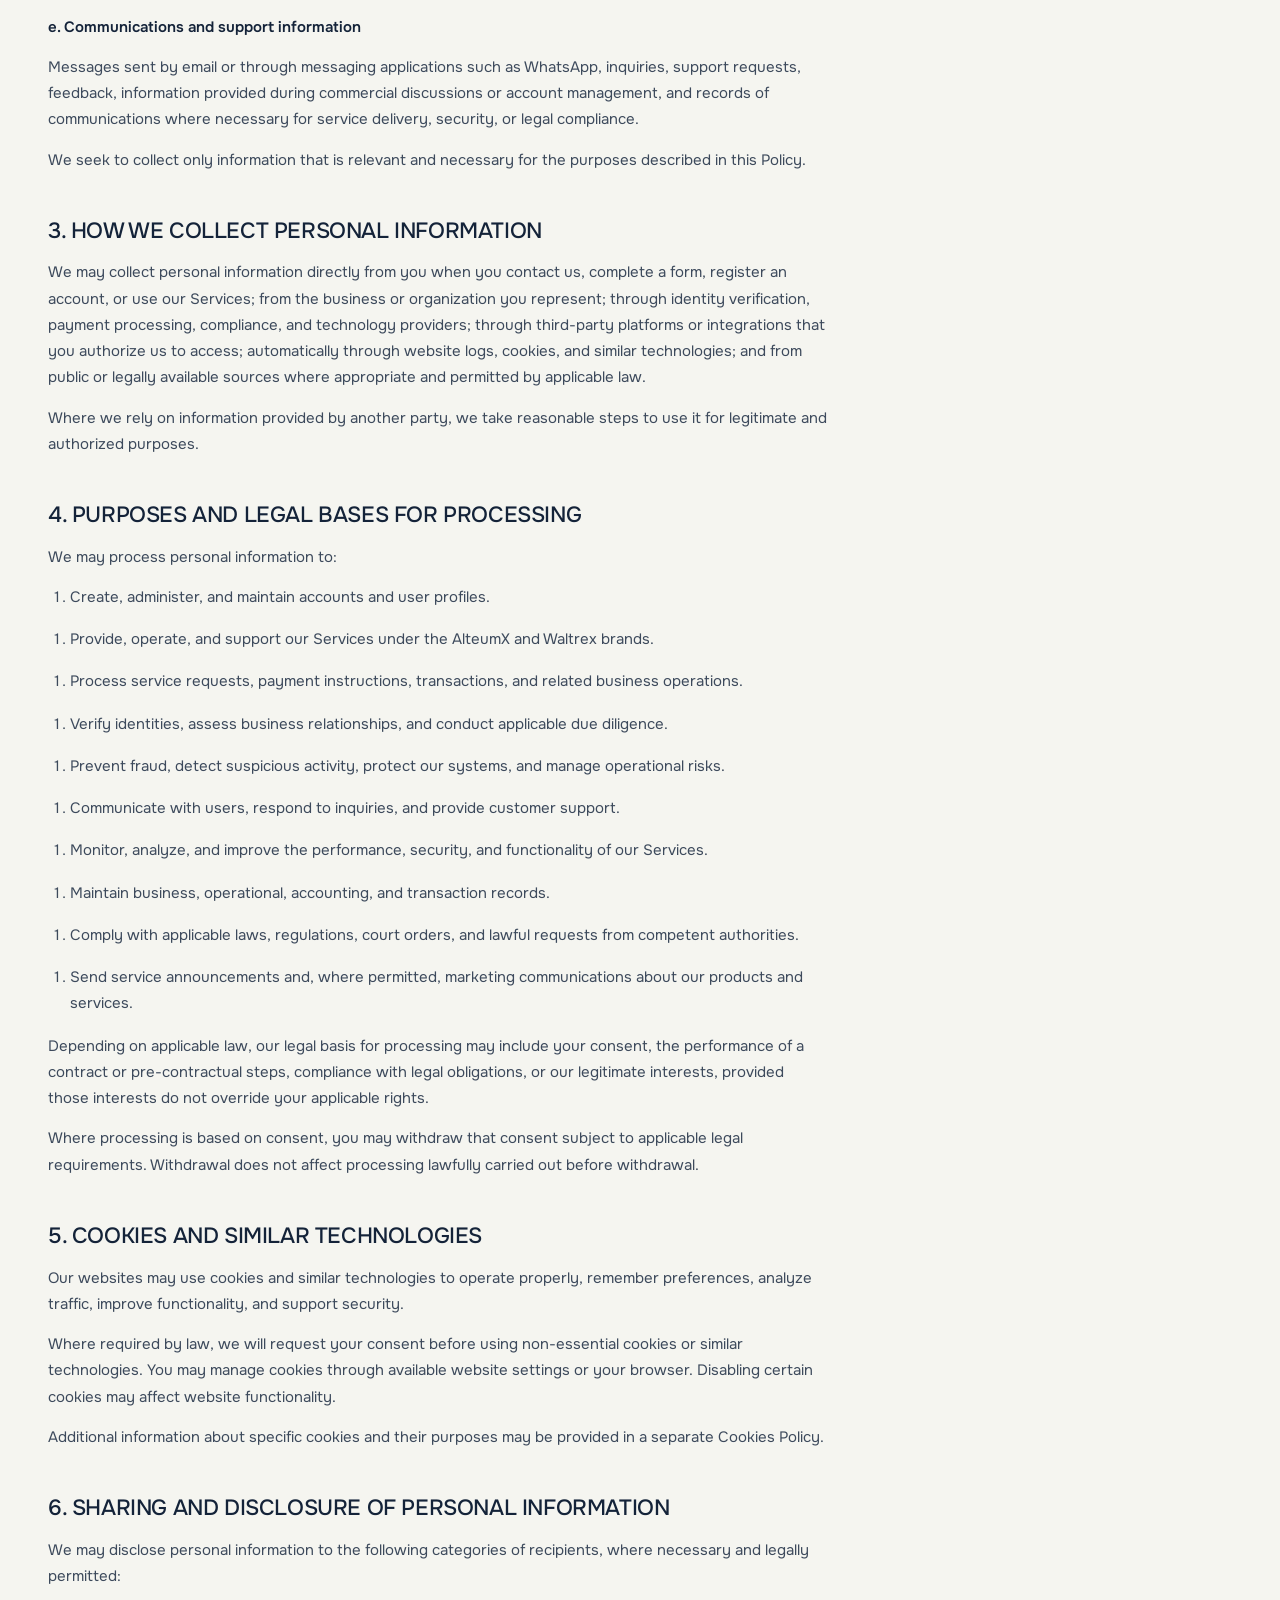
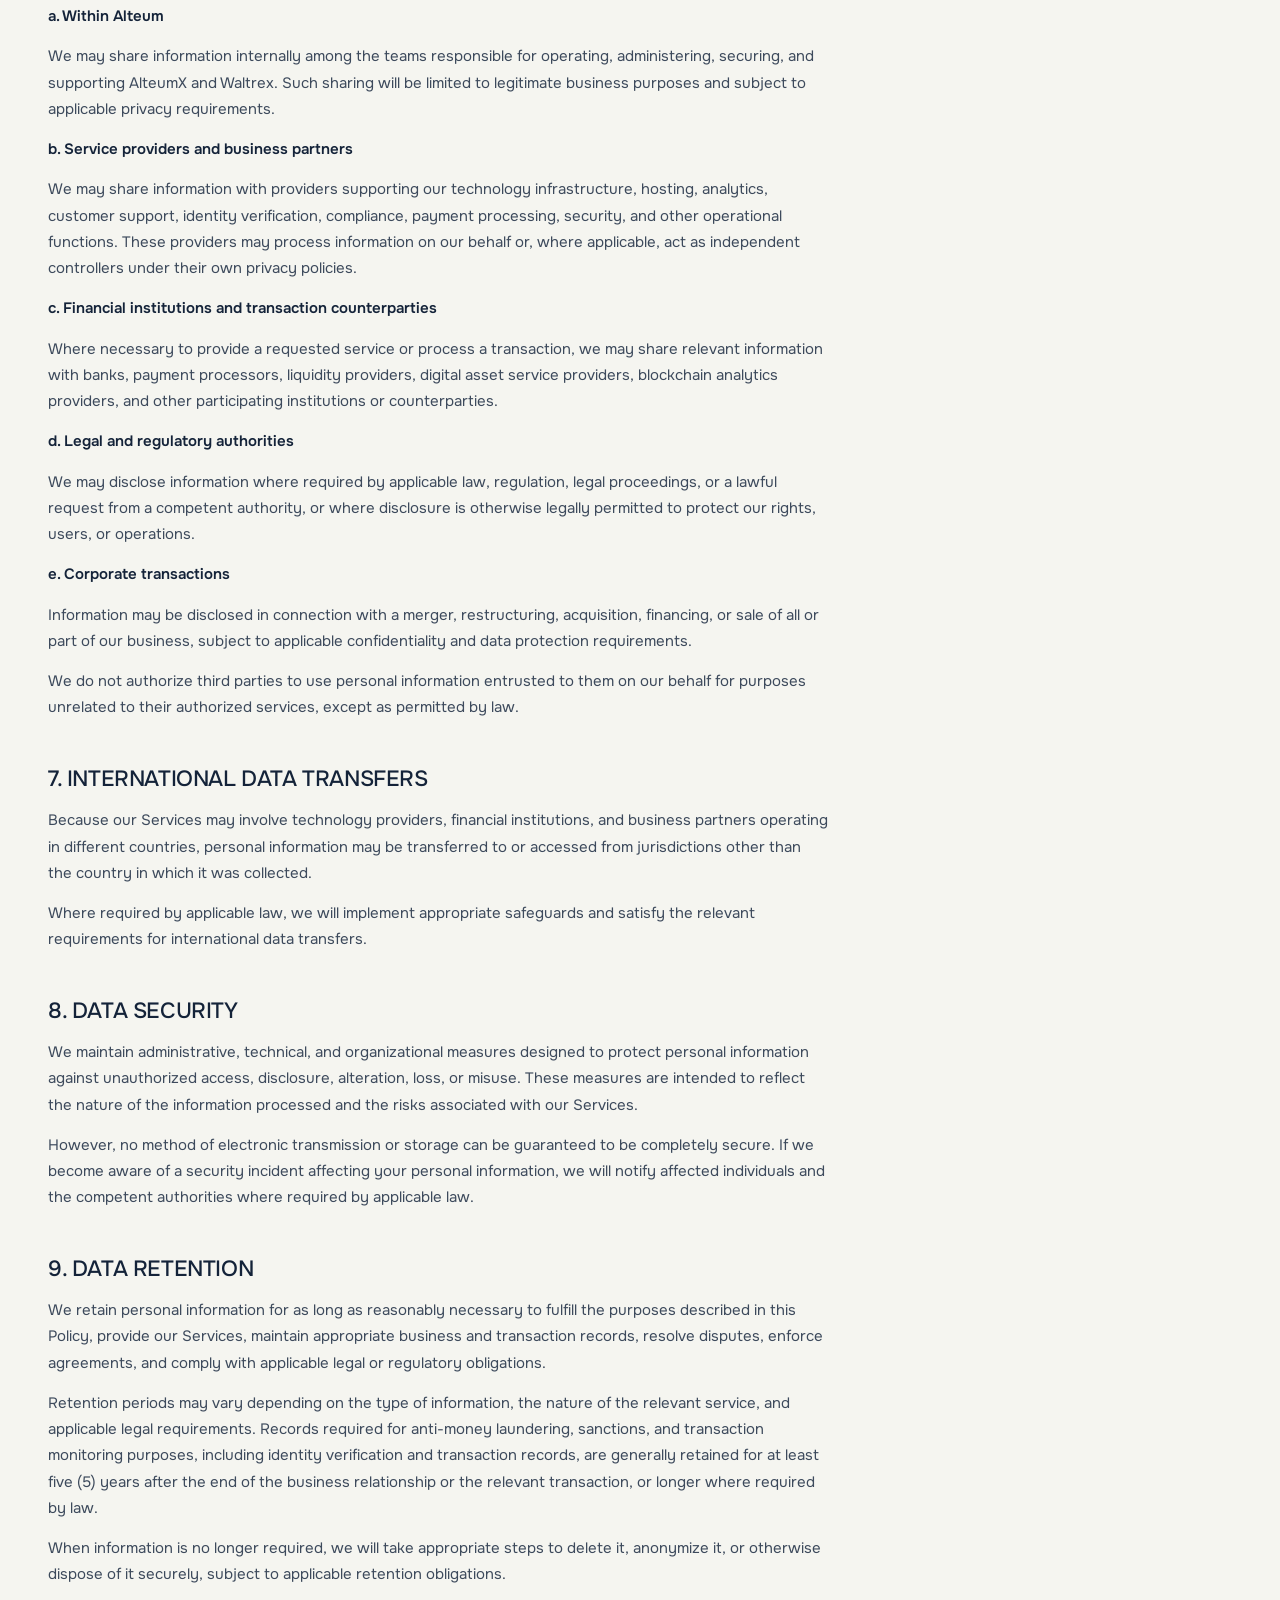
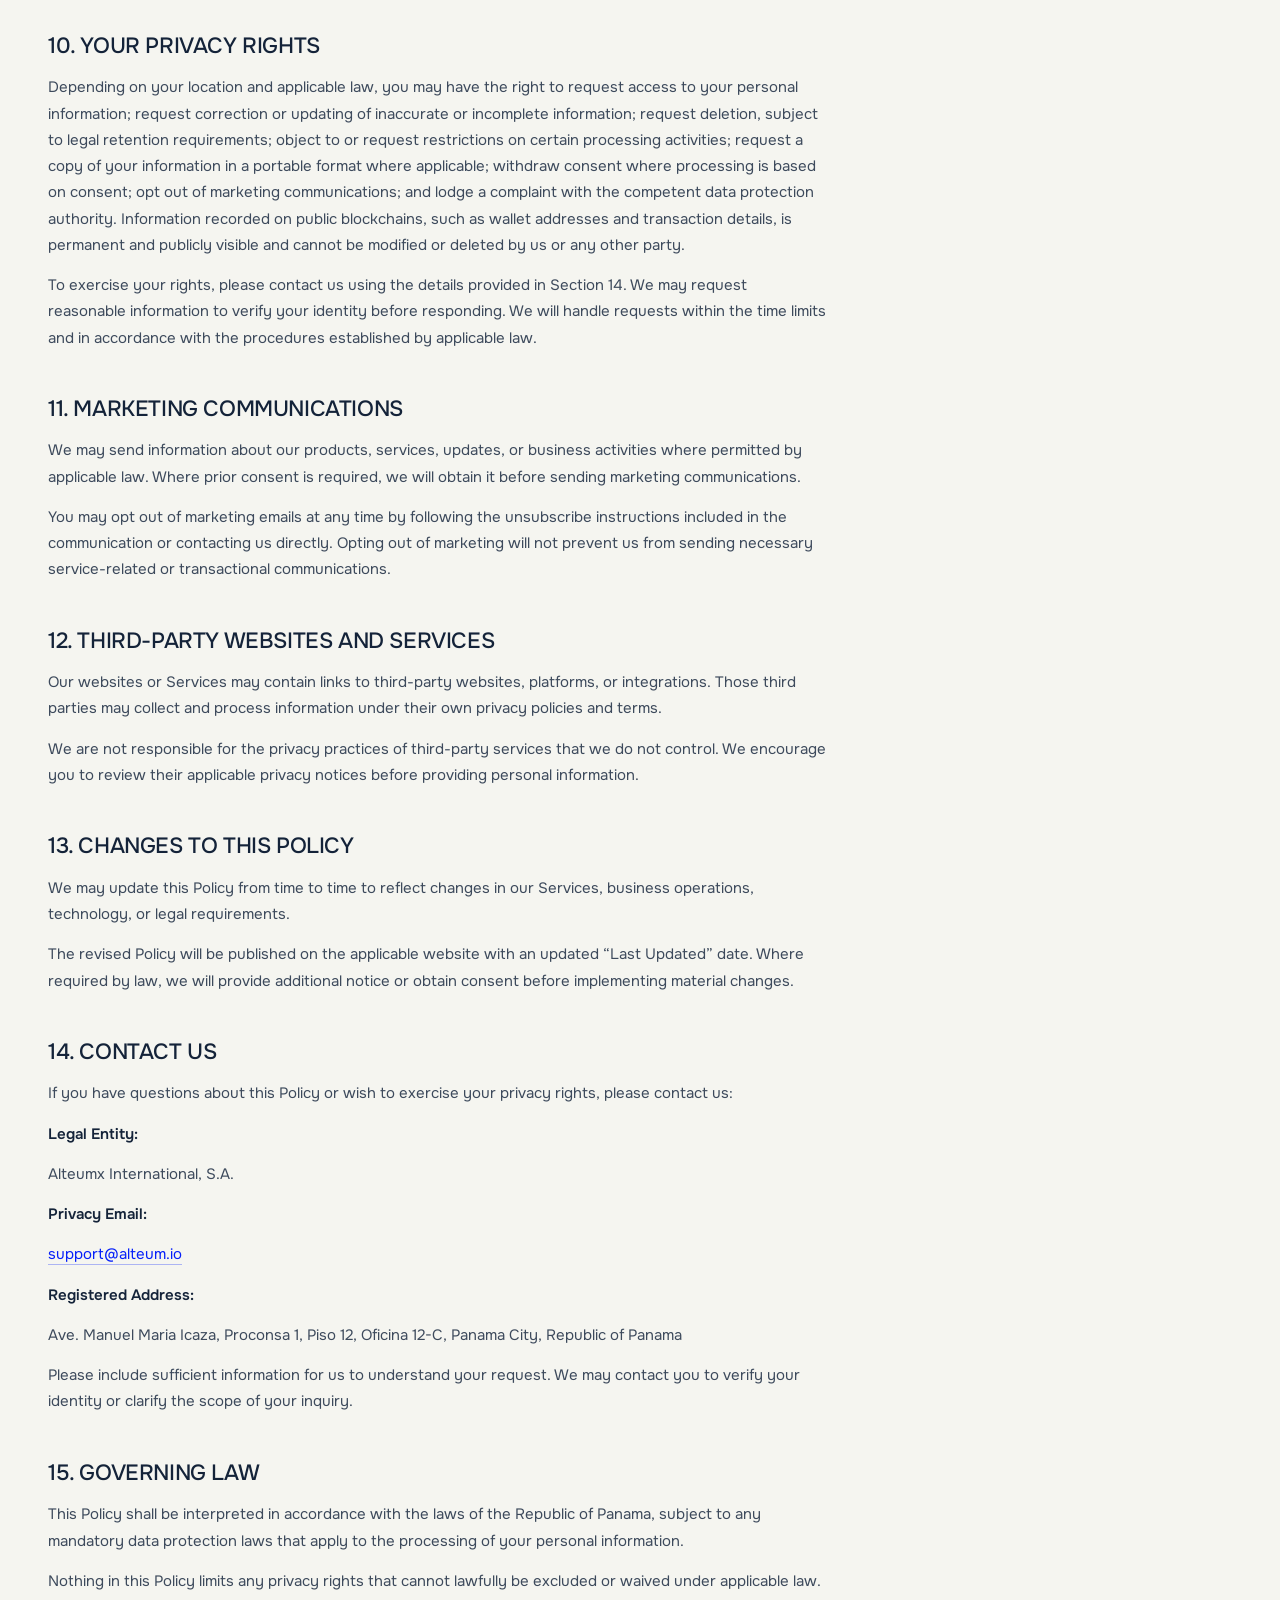
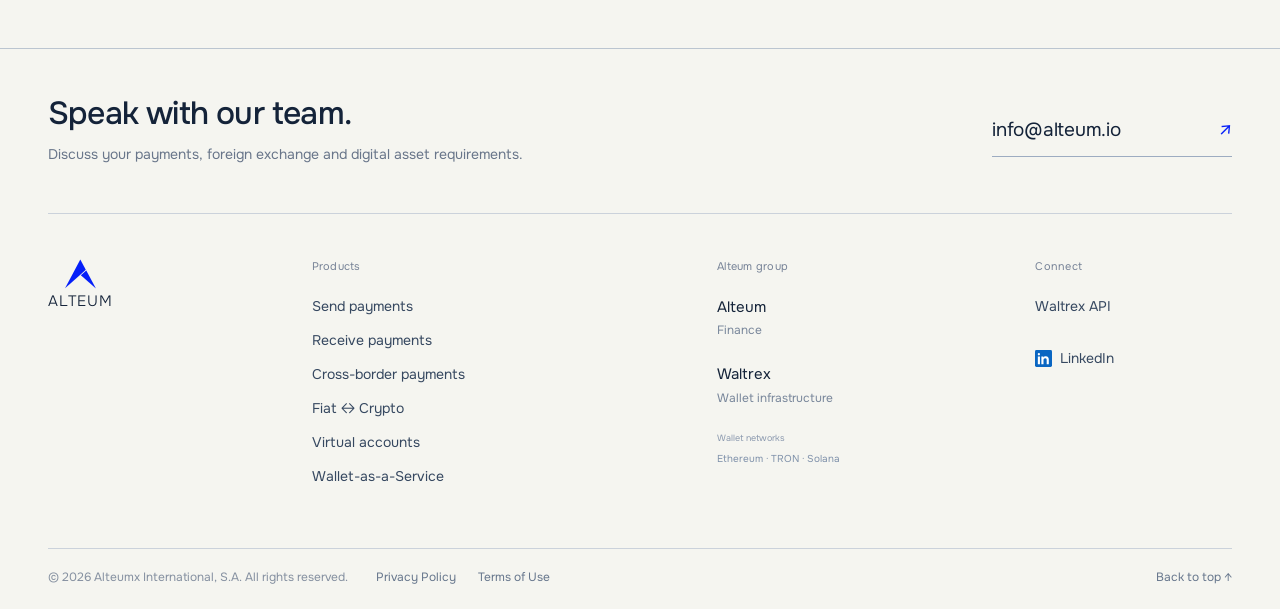
<file: privacy/index.html>
<!doctype html>
<html lang="en">
<head>
<meta charset="utf-8"><meta name="viewport" content="width=device-width,initial-scale=1">
<title>Privacy Policy | Alteum</title>
<meta name="description" content="How Alteumx International, S.A. collects, uses and protects personal information across AlteumX and Waltrex.">
<meta name="theme-color" content="#030305"><meta property="og:title" content="Alteum — Latin America, connected."><meta property="og:description" content="Payments, FX and digital assets connecting Latin America to the world, with a focus on MXN, COP, USD, EUR, USDT and USDC."><link rel="icon" href="/favicon.svg" type="image/svg+xml">


<link rel="stylesheet" href="/styles.css?v=centered-globe">
<link rel="stylesheet" href="/exact-sections.css?v=ivory-fixed"><link rel="stylesheet" href="/brand.css?v=network-info"><link rel="stylesheet" href="/navigation.css?v=editorial-menu"><script src="/navigation.js?v=mega" defer></script><link rel="stylesheet" href="/home-alignment.css?v=color-motion"><link rel="stylesheet" href="/design-preview.css?v=approved-editorial"><link rel="stylesheet" href="/waltrex-header.css?v=approved"><link rel="stylesheet" href="/footer-refinement.css?v=approved"><link rel="stylesheet" href="/navigation-approved.css?v=uniform-type"><link rel="stylesheet" href="/faq-approved.css?v=1"><script src="/header-preview-mobile.js" defer></script><link rel="stylesheet" href="/legal.css?v=1"><link rel="stylesheet" href="/mobile-polish.css?v=1"><link rel="stylesheet" href="/waltrex-button.css?v=approved"><link rel="stylesheet" href="/polish.css?v=1"></head>
<body><a class="skip" href="#main">Skip to content</a><header><div class="nav wrap"><a href="/" class="brand" aria-label="Alteum home"><svg viewbox="315 180 166 156" aria-hidden="true"><polygon fill="#051ff9" points="396.9,261.9 315.3,333.8 397,180.5 426.3,235.7 396.9,261.9"></polygon><polygon fill="#051ff9" points="480.6,336 399.9,264.8 429,238.9"></polygon></svg><span>ALTEUM</span></a><nav aria-label="Main navigation"><a class="nav-home" href="/">Home</a><details class="home-products site-product-menu"><summary>Products</summary><div class="product-mega" aria-label="Alteum products"><a class="mega-product" href="/products/send-payments/"><span class="mega-icon"><svg viewbox="0 0 24 24" fill="none" stroke="currentColor" stroke-width="1.6" stroke-linecap="round" stroke-linejoin="round" aria-hidden="true"><rect x="5" y="8" width="14" height="12" rx="2"></rect><path d="M9 8V5h6v3M12 17v-5m-2 2 2-2 2 2"></path></svg></span><strong>Send payments</strong><p>Pay suppliers and partners in their receiving currency.</p></a><a class="mega-product" href="/products/cross-border-payments/"><span class="mega-icon"><svg viewbox="0 0 24 24" fill="none" stroke="currentColor" stroke-width="1.6" stroke-linecap="round" stroke-linejoin="round" aria-hidden="true"><circle cx="12" cy="12" r="8"></circle><ellipse cx="12" cy="12" rx="3.5" ry="8"></ellipse><path d="M4 12h16"></path></svg></span><strong>Cross-border payments</strong><p>Connect local funding to international payouts.</p></a><a class="mega-product" href="/products/virtual-account-issuance/"><span class="mega-icon"><svg viewbox="0 0 24 24" fill="none" stroke="currentColor" stroke-width="1.6" stroke-linecap="round" stroke-linejoin="round" aria-hidden="true"><rect x="5" y="5" width="14" height="15" rx="2"></rect><path d="M9 9h6M9 13h6M9 17h3"></path></svg></span><strong>Virtual accounts</strong><p>Dedicated payment details for business and customer collections.</p></a><a class="mega-product" href="/products/receive-payments/"><span class="mega-icon"><svg viewbox="0 0 24 24" fill="none" stroke="currentColor" stroke-width="1.6" stroke-linecap="round" stroke-linejoin="round" aria-hidden="true"><rect x="5" y="8" width="14" height="12" rx="2"></rect><path d="M9 8V5h6v3M12 12v5m-2-2 2 2 2-2"></path></svg></span><strong>Receive payments</strong><p>Collect local currency payments and connect them to settlement.</p></a><a class="mega-product" href="/products/fiat-stablecoin/"><span class="mega-icon"><svg viewbox="0 0 24 24" fill="none" stroke="currentColor" stroke-width="1.6" stroke-linecap="round" stroke-linejoin="round" aria-hidden="true"><path d="M4 8h15m-4-4 4 4-4 4M20 16H5m4 4-4-4 4-4"></path></svg></span><strong>Fiat ↔ Crypto</strong><p>Move between local currencies, USDT and USDC.</p></a><a target="_blank" rel="noopener noreferrer" class="mega-product mega-contact" href="https://home.waltrex.io/"><span class="mega-icon"><svg viewbox="0 0 24 24" fill="none" stroke="currentColor" stroke-width="1.6" stroke-linecap="round" stroke-linejoin="round" aria-hidden="true"><path d="M5 5h14v11h-7l-5 4v-4H5z"></path><path d="M9 9h6M9 12h4"></path></svg></span><strong>Wallet-as-a-Service</strong><p>Launch wallets inside your own app for your customers worldwide.</p></a></div></details><a href="/#audiences">Who we serve</a><a href="/about/">About Alteum</a><a href="https://waltrex.readme.io/reference/introduction" target="_blank" rel="noopener noreferrer">API</a></nav><a class="waltrex-header-link" href="https://home.waltrex.io/" target="_blank" rel="noopener noreferrer" aria-label="Looking for Waltrex? Visit Waltrex"><svg class="waltrex-header-symbol" viewbox="0 0 529 550" fill="none" xmlns="http://www.w3.org/2000/svg" aria-hidden="true"><path d="M85.0178 544.714H0.726644L223.808 268.552L0 0.0012207H84.6545L264.863 219.264L445.799 0.0012207H529L305.556 268.552L528.637 544.714H445.799L264.863 318.566L85.0178 544.714Z" fill="currentColor"></path><path d="M529 240.931H0V303.782H529V240.931Z" fill="currentColor"></path><path d="M298.543 549.951L298.543 0L230.454 0L230.454 549.951H298.543Z" fill="currentColor"></path></svg><span class="waltrex-header-copy"><small>Looking for</small><strong>waltrex <i>↗</i></strong></span></a><button class="menu-button" aria-label="Open navigation" aria-expanded="false">☰</button></div><div class="mobile-nav" hidden><a class="mobile-home" href="/">Home</a><div class="product-mega" aria-label="Alteum products"><a class="mega-product" href="/products/send-payments/"><span class="mega-icon"><svg viewbox="0 0 24 24" fill="none" stroke="currentColor" stroke-width="1.6" stroke-linecap="round" stroke-linejoin="round" aria-hidden="true"><rect x="5" y="8" width="14" height="12" rx="2"></rect><path d="M9 8V5h6v3M12 17v-5m-2 2 2-2 2 2"></path></svg></span><strong>Send payments</strong><p>Pay suppliers and partners in their receiving currency.</p></a><a class="mega-product" href="/products/cross-border-payments/"><span class="mega-icon"><svg viewbox="0 0 24 24" fill="none" stroke="currentColor" stroke-width="1.6" stroke-linecap="round" stroke-linejoin="round" aria-hidden="true"><circle cx="12" cy="12" r="8"></circle><ellipse cx="12" cy="12" rx="3.5" ry="8"></ellipse><path d="M4 12h16"></path></svg></span><strong>Cross-border payments</strong><p>Connect local funding to international payouts.</p></a><a class="mega-product" href="/products/virtual-account-issuance/"><span class="mega-icon"><svg viewbox="0 0 24 24" fill="none" stroke="currentColor" stroke-width="1.6" stroke-linecap="round" stroke-linejoin="round" aria-hidden="true"><rect x="5" y="5" width="14" height="15" rx="2"></rect><path d="M9 9h6M9 13h6M9 17h3"></path></svg></span><strong>Virtual accounts</strong><p>Dedicated payment details for business and customer collections.</p></a><a class="mega-product" href="/products/receive-payments/"><span class="mega-icon"><svg viewbox="0 0 24 24" fill="none" stroke="currentColor" stroke-width="1.6" stroke-linecap="round" stroke-linejoin="round" aria-hidden="true"><rect x="5" y="8" width="14" height="12" rx="2"></rect><path d="M9 8V5h6v3M12 12v5m-2-2 2 2 2-2"></path></svg></span><strong>Receive payments</strong><p>Collect local currency payments and connect them to settlement.</p></a><a class="mega-product" href="/products/fiat-stablecoin/"><span class="mega-icon"><svg viewbox="0 0 24 24" fill="none" stroke="currentColor" stroke-width="1.6" stroke-linecap="round" stroke-linejoin="round" aria-hidden="true"><path d="M4 8h15m-4-4 4 4-4 4M20 16H5m4 4-4-4 4-4"></path></svg></span><strong>Fiat ↔ Crypto</strong><p>Move between local currencies, USDT and USDC.</p></a><a target="_blank" rel="noopener noreferrer" class="mega-product mega-contact" href="https://home.waltrex.io/"><span class="mega-icon"><svg viewbox="0 0 24 24" fill="none" stroke="currentColor" stroke-width="1.6" stroke-linecap="round" stroke-linejoin="round" aria-hidden="true"><path d="M5 5h14v11h-7l-5 4v-4H5z"></path><path d="M9 9h6M9 12h4"></path></svg></span><strong>Wallet-as-a-Service</strong><p>Launch wallets inside your own app for your customers worldwide.</p></a></div><div class="mobile-extra"><a href="/#audiences">Who we serve</a><a href="/about/">About Alteum</a><a href="https://waltrex.readme.io/reference/introduction" target="_blank" rel="noopener noreferrer">API</a></div></div></header><div class="nav-scrim" aria-hidden="true"></div><main class="about-refined" id="main"><div class="ar-wrap"><article class="legal-page"><header class="legal-head"><div><span class="legal-kicker">PRIVACY</span><h1>Privacy Policy</h1></div><p class="legal-meta"><strong>AlteumX and Waltrex</strong><br>Alteumx International, S.A.<br>Last updated: October 22, 2026</p></header><div class="legal-body">
<h2>1. INTRODUCTION</h2>
<p>This Privacy Policy (“Policy”) explains how Alteumx International, S.A. (“Alteumx International,” “we,” “our,” or “us”), in connection with the AlteumX and Waltrex brands, collects, uses, stores, discloses, and protects personal information when you access or use our websites, platforms, applications, APIs, products, or services (collectively, the “Services”).</p>
<p>Alteum is the business name of Alteumx International, S.A. Its products are AlteumX, available through alteum.io, and Waltrex, available through waltrex.io. This Policy applies to the Services offered under both brands, unless a separate privacy notice expressly applies to a particular service. Where another legal entity is responsible for a specific Service or acts as an independent controller, its identity and applicable privacy terms will be disclosed where required by law.</p>
<p>For purposes of this Policy, “you” or “your” refers to any individual whose personal information we process, including website visitors, prospective customers, representatives of business customers, account holders, and authorized users. Where we process personal information about the customers or end users of our business clients through the Services, we do so on behalf of and under the instructions of that business client. In those cases, the business client is responsible for providing its end users with an appropriate privacy notice and obtaining any required consents.</p>
<p>This Policy should be read together with any applicable service terms and cookie notice. Where consent is legally required, we will obtain it before carrying out the relevant processing. The Services are intended for businesses and are not directed at individuals under the age of eighteen (18). We do not knowingly collect personal information from minors.</p>
<h2>2. PERSONAL INFORMATION WE COLLECT</h2>
<p>The information we collect depends on how you interact with us and which Services you use. It may include:</p>
<p><strong>a. Identification and contact information</strong></p>
<p>Full legal name, business contact details, email address, telephone number, business address, date of birth where necessary, and information relating to your role or relationship with a business customer.</p>
<p><strong>b. Account and verification information</strong></p>
<p>Account registration and profile details; identity verification information and supporting documents where required; business registration, ownership, and authorized representative information; and information required for applicable customer due diligence, compliance, and risk assessment procedures.</p>
<p><strong>c. Transaction and payment information</strong></p>
<p>Transaction records, payment instructions, amounts, currencies, timestamps, and status information; relevant bank account details, payment identifiers, and beneficiary information; and digital asset wallet addresses, blockchain transaction identifiers, and related transaction data where applicable to the Services.</p>
<p>Payment information may be processed directly by us or by third-party providers involved in delivering the relevant Services.</p>
<p><strong>d. Technical and usage information</strong></p>
<p>IP address, browser type, device information, operating system, website pages visited, access times, referral URLs, interaction data, log files, diagnostic information, and information collected through cookies or similar technologies.</p>
<p><strong>e. Communications and support information</strong></p>
<p>Messages sent by email or through messaging applications such as WhatsApp, inquiries, support requests, feedback, information provided during commercial discussions or account management, and records of communications where necessary for service delivery, security, or legal compliance.</p>
<p>We seek to collect only information that is relevant and necessary for the purposes described in this Policy.</p>
<h2>3. HOW WE COLLECT PERSONAL INFORMATION</h2>
<p>We may collect personal information directly from you when you contact us, complete a form, register an account, or use our Services; from the business or organization you represent; through identity verification, payment processing, compliance, and technology providers; through third-party platforms or integrations that you authorize us to access; automatically through website logs, cookies, and similar technologies; and from public or legally available sources where appropriate and permitted by applicable law.</p>
<p>Where we rely on information provided by another party, we take reasonable steps to use it for legitimate and authorized purposes.</p>
<h2>4. PURPOSES AND LEGAL BASES FOR PROCESSING</h2>
<p>We may process personal information to:</p>
<ol>
<li>Create, administer, and maintain accounts and user profiles.</li>
</ol>
<ol>
<li>Provide, operate, and support our Services under the AlteumX and Waltrex brands.</li>
</ol>
<ol>
<li>Process service requests, payment instructions, transactions, and related business operations.</li>
</ol>
<ol>
<li>Verify identities, assess business relationships, and conduct applicable due diligence.</li>
</ol>
<ol>
<li>Prevent fraud, detect suspicious activity, protect our systems, and manage operational risks.</li>
</ol>
<ol>
<li>Communicate with users, respond to inquiries, and provide customer support.</li>
</ol>
<ol>
<li>Monitor, analyze, and improve the performance, security, and functionality of our Services.</li>
</ol>
<ol>
<li>Maintain business, operational, accounting, and transaction records.</li>
</ol>
<ol>
<li>Comply with applicable laws, regulations, court orders, and lawful requests from competent authorities.</li>
</ol>
<ol>
<li>Send service announcements and, where permitted, marketing communications about our products and services.</li>
</ol>
<p>Depending on applicable law, our legal basis for processing may include your consent, the performance of a contract or pre-contractual steps, compliance with legal obligations, or our legitimate interests, provided those interests do not override your applicable rights.</p>
<p>Where processing is based on consent, you may withdraw that consent subject to applicable legal requirements. Withdrawal does not affect processing lawfully carried out before withdrawal.</p>
<h2>5. COOKIES AND SIMILAR TECHNOLOGIES</h2>
<p>Our websites may use cookies and similar technologies to operate properly, remember preferences, analyze traffic, improve functionality, and support security.</p>
<p>Where required by law, we will request your consent before using non-essential cookies or similar technologies. You may manage cookies through available website settings or your browser. Disabling certain cookies may affect website functionality.</p>
<p>Additional information about specific cookies and their purposes may be provided in a separate Cookies Policy.</p>
<h2>6. SHARING AND DISCLOSURE OF PERSONAL INFORMATION</h2>
<p>We may disclose personal information to the following categories of recipients, where necessary and legally permitted:</p>
<p><strong>a. Within Alteum</strong></p>
<p>We may share information internally among the teams responsible for operating, administering, securing, and supporting AlteumX and Waltrex. Such sharing will be limited to legitimate business purposes and subject to applicable privacy requirements.</p>
<p><strong>b. Service providers and business partners</strong></p>
<p>We may share information with providers supporting our technology infrastructure, hosting, analytics, customer support, identity verification, compliance, payment processing, security, and other operational functions. These providers may process information on our behalf or, where applicable, act as independent controllers under their own privacy policies.</p>
<p><strong>c. Financial institutions and transaction counterparties</strong></p>
<p>Where necessary to provide a requested service or process a transaction, we may share relevant information with banks, payment processors, liquidity providers, digital asset service providers, blockchain analytics providers, and other participating institutions or counterparties.</p>
<p><strong>d. Legal and regulatory authorities</strong></p>
<p>We may disclose information where required by applicable law, regulation, legal proceedings, or a lawful request from a competent authority, or where disclosure is otherwise legally permitted to protect our rights, users, or operations.</p>
<p><strong>e. Corporate transactions</strong></p>
<p>Information may be disclosed in connection with a merger, restructuring, acquisition, financing, or sale of all or part of our business, subject to applicable confidentiality and data protection requirements.</p>
<p>We do not authorize third parties to use personal information entrusted to them on our behalf for purposes unrelated to their authorized services, except as permitted by law.</p>
<h2>7. INTERNATIONAL DATA TRANSFERS</h2>
<p>Because our Services may involve technology providers, financial institutions, and business partners operating in different countries, personal information may be transferred to or accessed from jurisdictions other than the country in which it was collected.</p>
<p>Where required by applicable law, we will implement appropriate safeguards and satisfy the relevant requirements for international data transfers.</p>
<h2>8. DATA SECURITY</h2>
<p>We maintain administrative, technical, and organizational measures designed to protect personal information against unauthorized access, disclosure, alteration, loss, or misuse. These measures are intended to reflect the nature of the information processed and the risks associated with our Services.</p>
<p>However, no method of electronic transmission or storage can be guaranteed to be completely secure. If we become aware of a security incident affecting your personal information, we will notify affected individuals and the competent authorities where required by applicable law.</p>
<h2>9. DATA RETENTION</h2>
<p>We retain personal information for as long as reasonably necessary to fulfill the purposes described in this Policy, provide our Services, maintain appropriate business and transaction records, resolve disputes, enforce agreements, and comply with applicable legal or regulatory obligations.</p>
<p>Retention periods may vary depending on the type of information, the nature of the relevant service, and applicable legal requirements. Records required for anti-money laundering, sanctions, and transaction monitoring purposes, including identity verification and transaction records, are generally retained for at least five (5) years after the end of the business relationship or the relevant transaction, or longer where required by law.</p>
<p>When information is no longer required, we will take appropriate steps to delete it, anonymize it, or otherwise dispose of it securely, subject to applicable retention obligations.</p>
<h2>10. YOUR PRIVACY RIGHTS</h2>
<p>Depending on your location and applicable law, you may have the right to request access to your personal information; request correction or updating of inaccurate or incomplete information; request deletion, subject to legal retention requirements; object to or request restrictions on certain processing activities; request a copy of your information in a portable format where applicable; withdraw consent where processing is based on consent; opt out of marketing communications; and lodge a complaint with the competent data protection authority. Information recorded on public blockchains, such as wallet addresses and transaction details, is permanent and publicly visible and cannot be modified or deleted by us or any other party.</p>
<p>To exercise your rights, please contact us using the details provided in Section 14. We may request reasonable information to verify your identity before responding. We will handle requests within the time limits and in accordance with the procedures established by applicable law.</p>
<h2>11. MARKETING COMMUNICATIONS</h2>
<p>We may send information about our products, services, updates, or business activities where permitted by applicable law. Where prior consent is required, we will obtain it before sending marketing communications.</p>
<p>You may opt out of marketing emails at any time by following the unsubscribe instructions included in the communication or contacting us directly. Opting out of marketing will not prevent us from sending necessary service-related or transactional communications.</p>
<h2>12. THIRD-PARTY WEBSITES AND SERVICES</h2>
<p>Our websites or Services may contain links to third-party websites, platforms, or integrations. Those third parties may collect and process information under their own privacy policies and terms.</p>
<p>We are not responsible for the privacy practices of third-party services that we do not control. We encourage you to review their applicable privacy notices before providing personal information.</p>
<h2>13. CHANGES TO THIS POLICY</h2>
<p>We may update this Policy from time to time to reflect changes in our Services, business operations, technology, or legal requirements.</p>
<p>The revised Policy will be published on the applicable website with an updated “Last Updated” date. Where required by law, we will provide additional notice or obtain consent before implementing material changes.</p>
<h2>14. CONTACT US</h2>
<p>If you have questions about this Policy or wish to exercise your privacy rights, please contact us:</p>
<p><strong>Legal Entity:</strong></p>
<p>Alteumx International, S.A.</p>
<p><strong>Privacy Email:</strong></p>
<p><a href="mailto:support@alteum.io">support@alteum.io</a></p>
<p><strong>Registered Address:</strong></p>
<p>Ave. Manuel Maria Icaza, Proconsa 1, Piso 12, Oficina 12-C, Panama City, Republic of Panama</p>
<p>Please include sufficient information for us to understand your request. We may contact you to verify your identity or clarify the scope of your inquiry.</p>
<h2>15. GOVERNING LAW</h2>
<p>This Policy shall be interpreted in accordance with the laws of the Republic of Panama, subject to any mandatory data protection laws that apply to the processing of your personal information.</p>
<p>Nothing in this Policy limits any privacy rights that cannot lawfully be excluded or waived under applicable law.</p>
</div></article><footer class="institutional-footer" id="contact"><div class="if-inner"><div class="if-contact"><div><h2>Speak with our team.</h2><p>Discuss your payments, foreign exchange and digital asset requirements.</p></div><a href="mailto:info@alteum.io">info@alteum.io <span>↗</span></a></div><div class="if-columns"><div class="if-brand"><a class="exact-brand" href="/"><svg viewbox="315 180 166 156" aria-hidden="true"><polygon fill="#051ff9" points="396.9,261.9 315.3,333.8 397,180.5 426.3,235.7 396.9,261.9"></polygon><polygon fill="#051ff9" points="480.6,336 399.9,264.8 429,238.9"></polygon></svg><span>ALTEUM</span></a></div><div class="if-products"><h3>Products</h3><a href="/products/send-payments/">Send payments</a><a href="/products/receive-payments/">Receive payments</a><a href="/products/cross-border-payments/">Cross-border payments</a><a href="/products/fiat-stablecoin/">Fiat ↔ Crypto</a><a href="/products/virtual-account-issuance/">Virtual accounts</a><a href="https://home.waltrex.io/" target="_blank" rel="noopener noreferrer">Wallet-as-a-Service</a></div><div class="if-group" id="companies"><h3>Alteum group</h3><a href="/"><span>Alteum</span><small>Finance</small></a><a id="waltrex" href="https://home.waltrex.io/" target="_blank" rel="noopener noreferrer"><span>Waltrex</span><small>Wallet infrastructure</small></a><p class="if-networks"><small>Wallet networks</small><span>Ethereum · TRON · Solana</span></p></div><div class="if-connect"><h3>Connect</h3><a href="https://waltrex.readme.io/reference/introduction" target="_blank" rel="noopener noreferrer">Waltrex API</a><a class="footer-linkedin" href="https://www.linkedin.com/company/alteumholding/home/" target="_blank" rel="noopener noreferrer" aria-label="Alteum on LinkedIn"><svg xmlns="http://www.w3.org/2000/svg" viewbox="0 0 24 24" aria-hidden="true"><rect width="24" height="24" rx="2" fill="#0a66c2"></rect><circle cx="5.5" cy="6" r="1.6" fill="#fff"></circle><path fill="#fff" d="M4 9h3v11H4zM9 9h2.9v1.5c.6-1.1 1.7-1.8 3.3-1.8 3.1 0 4.3 1.9 4.3 5.1V20h-3v-5.6c0-1.7-.3-2.9-1.9-2.9-1.8 0-2.6 1.1-2.6 3.3V20H9z"></path></svg><span>LinkedIn</span></a></div></div><div class="if-bottom"><div class="if-bottom-left"><span>© 2026 Alteumx International, S.A. All rights reserved.</span><nav class="if-legal" aria-label="Legal"><a href="/privacy/">Privacy Policy</a><a href="/terms/">Terms of Use</a></nav></div><a href="#">Back to top ↑</a></div></div></footer></div></main></body></html>
</file>
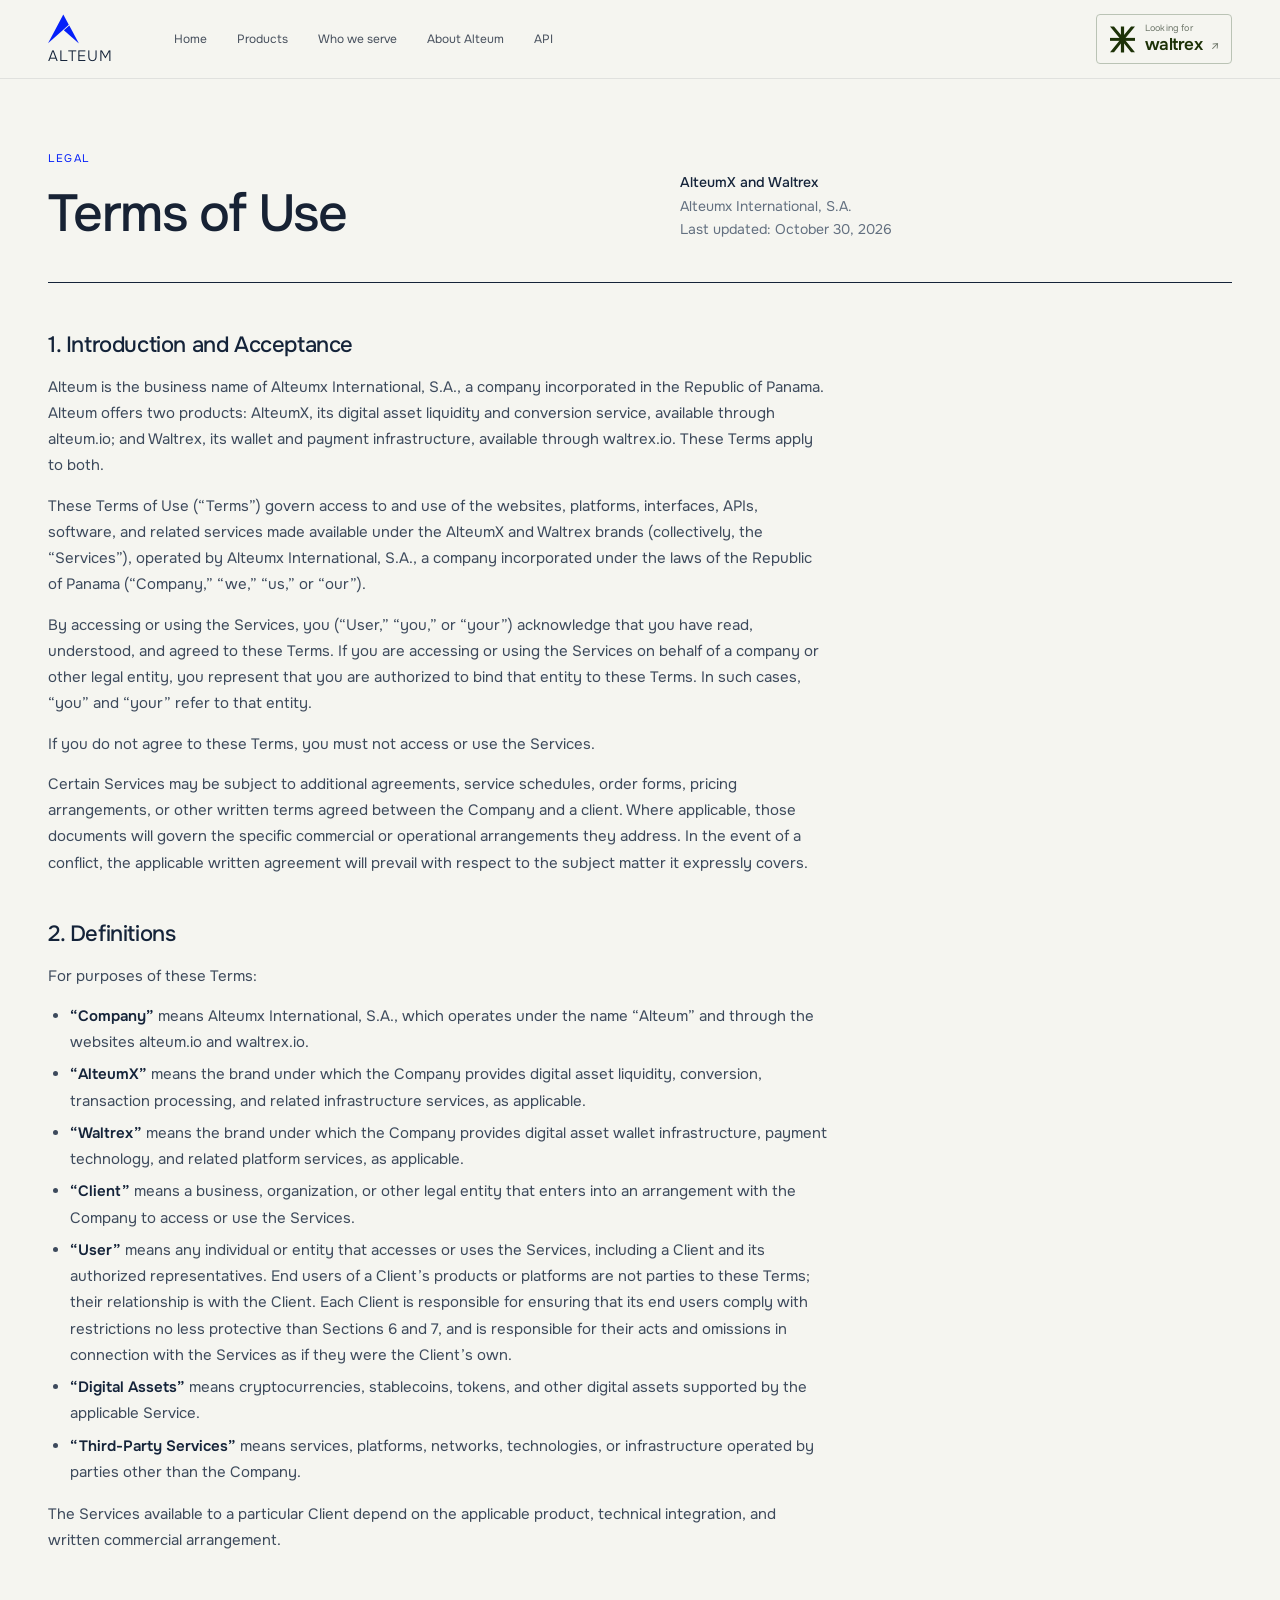
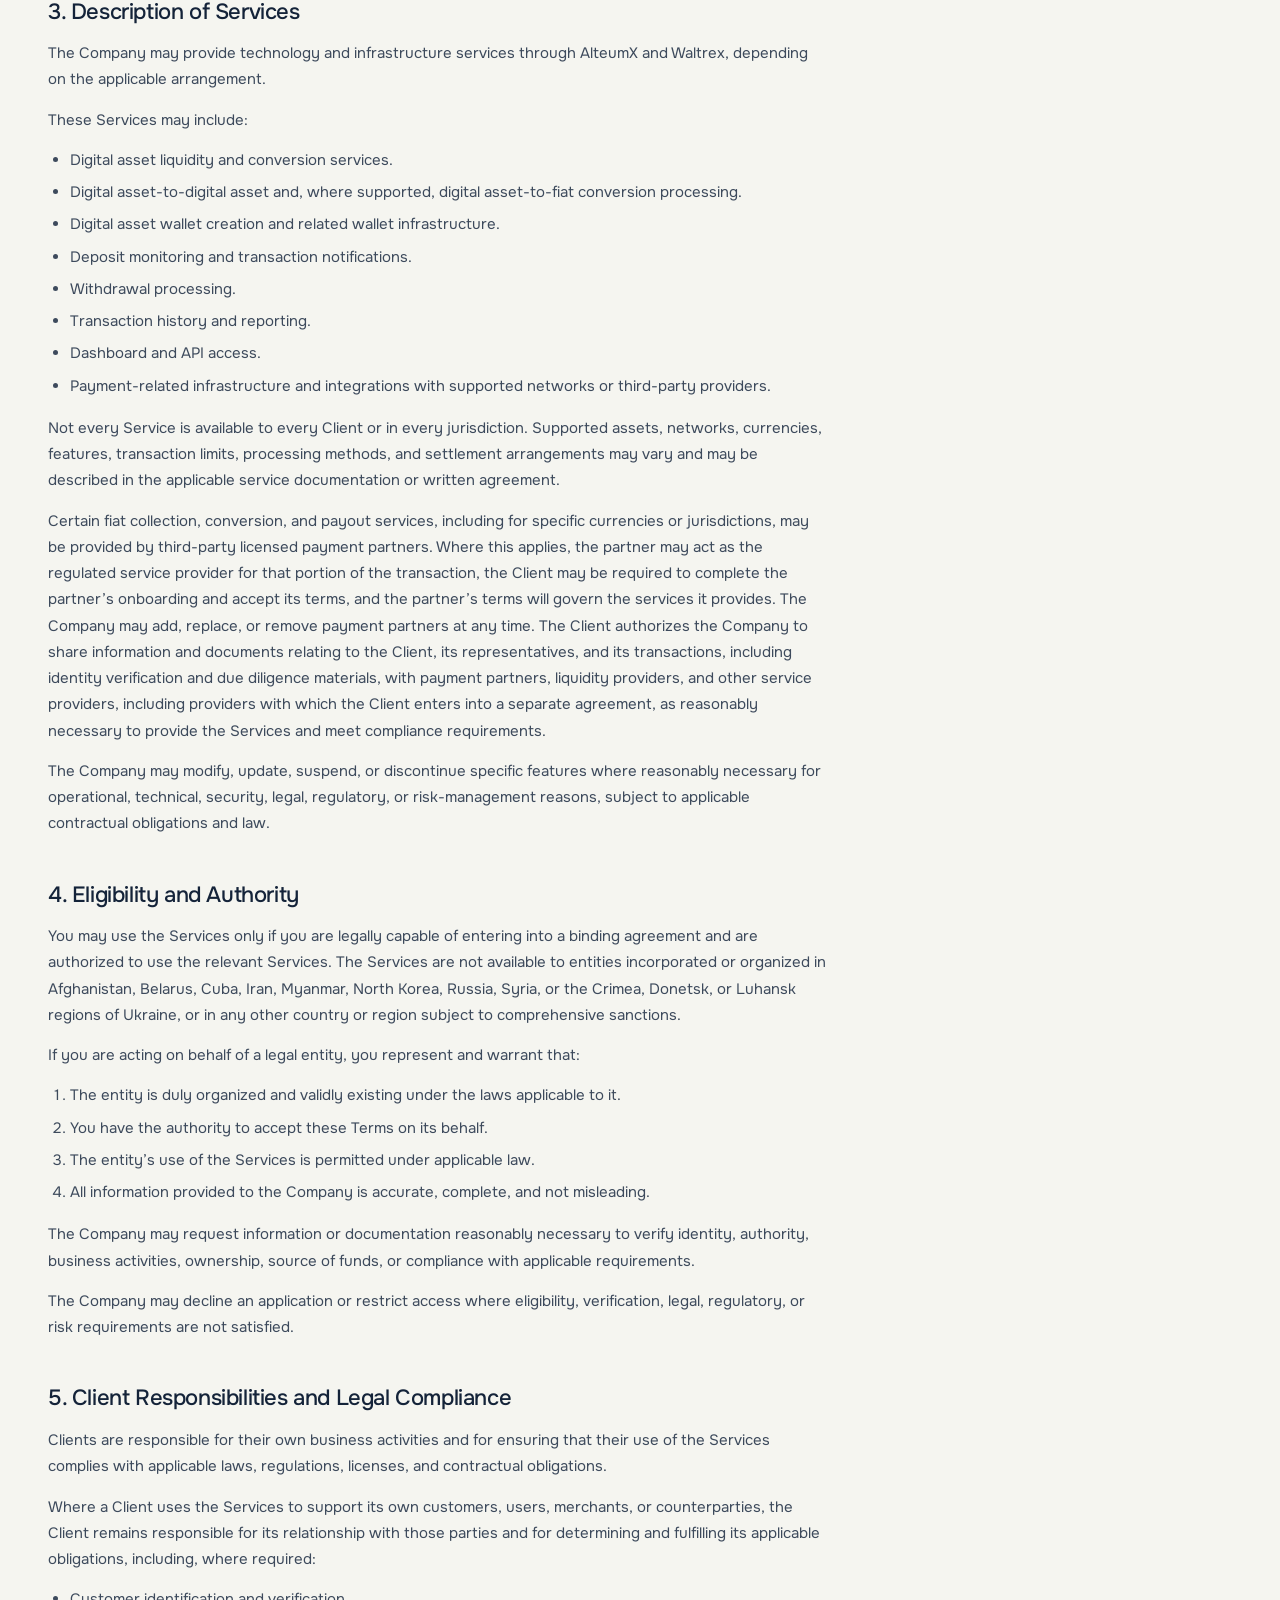
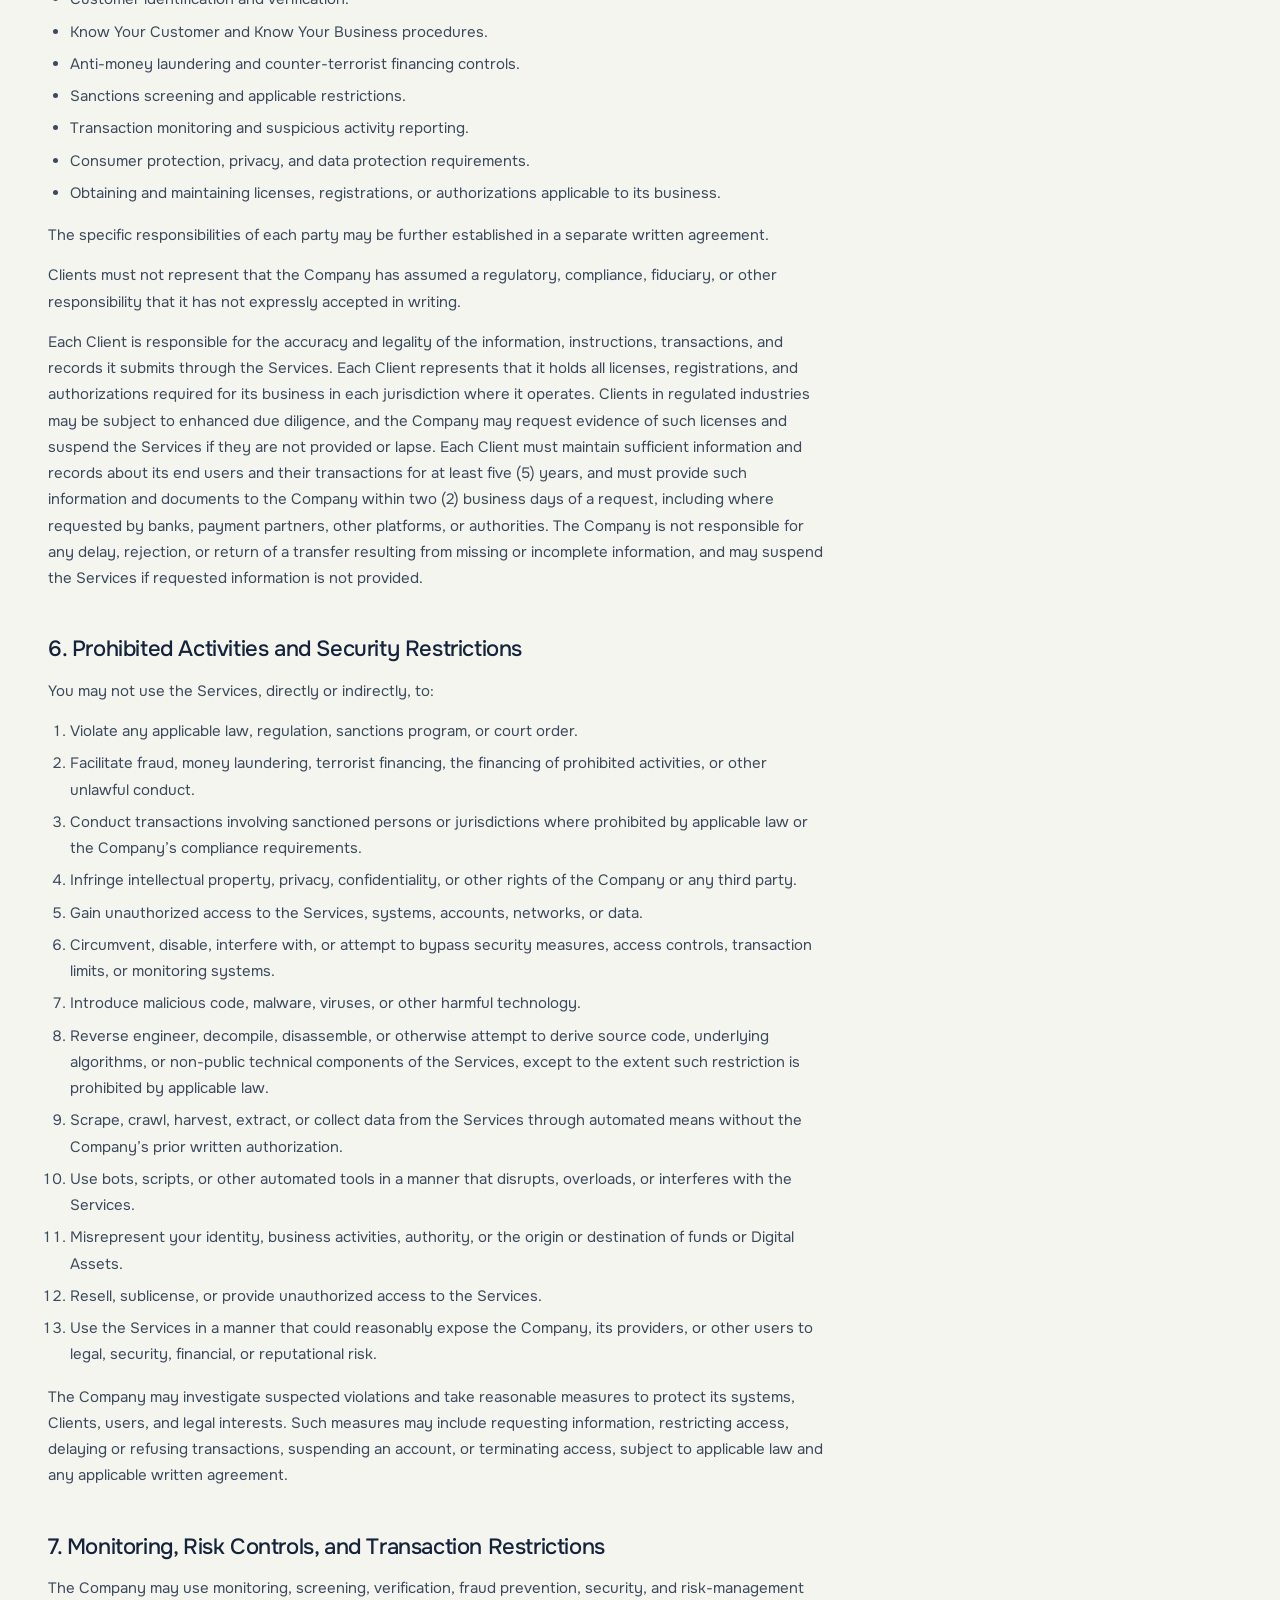
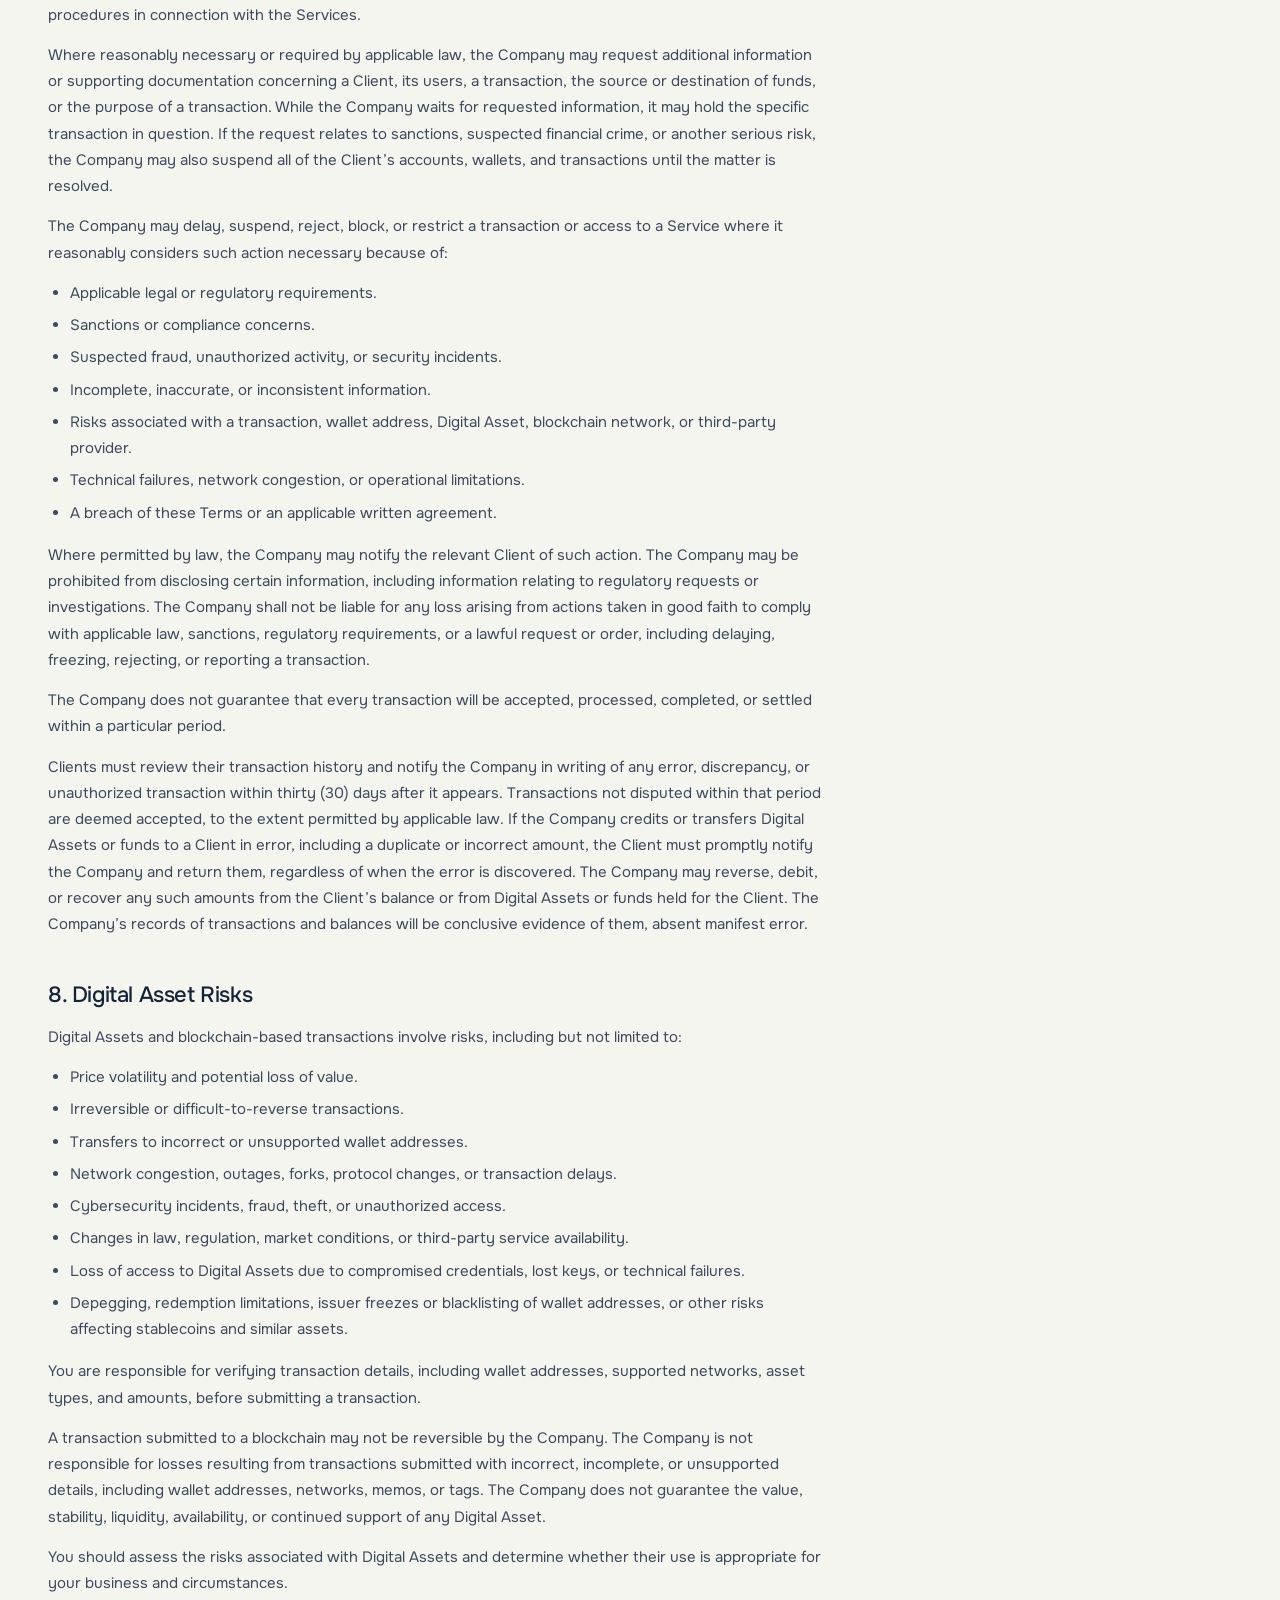
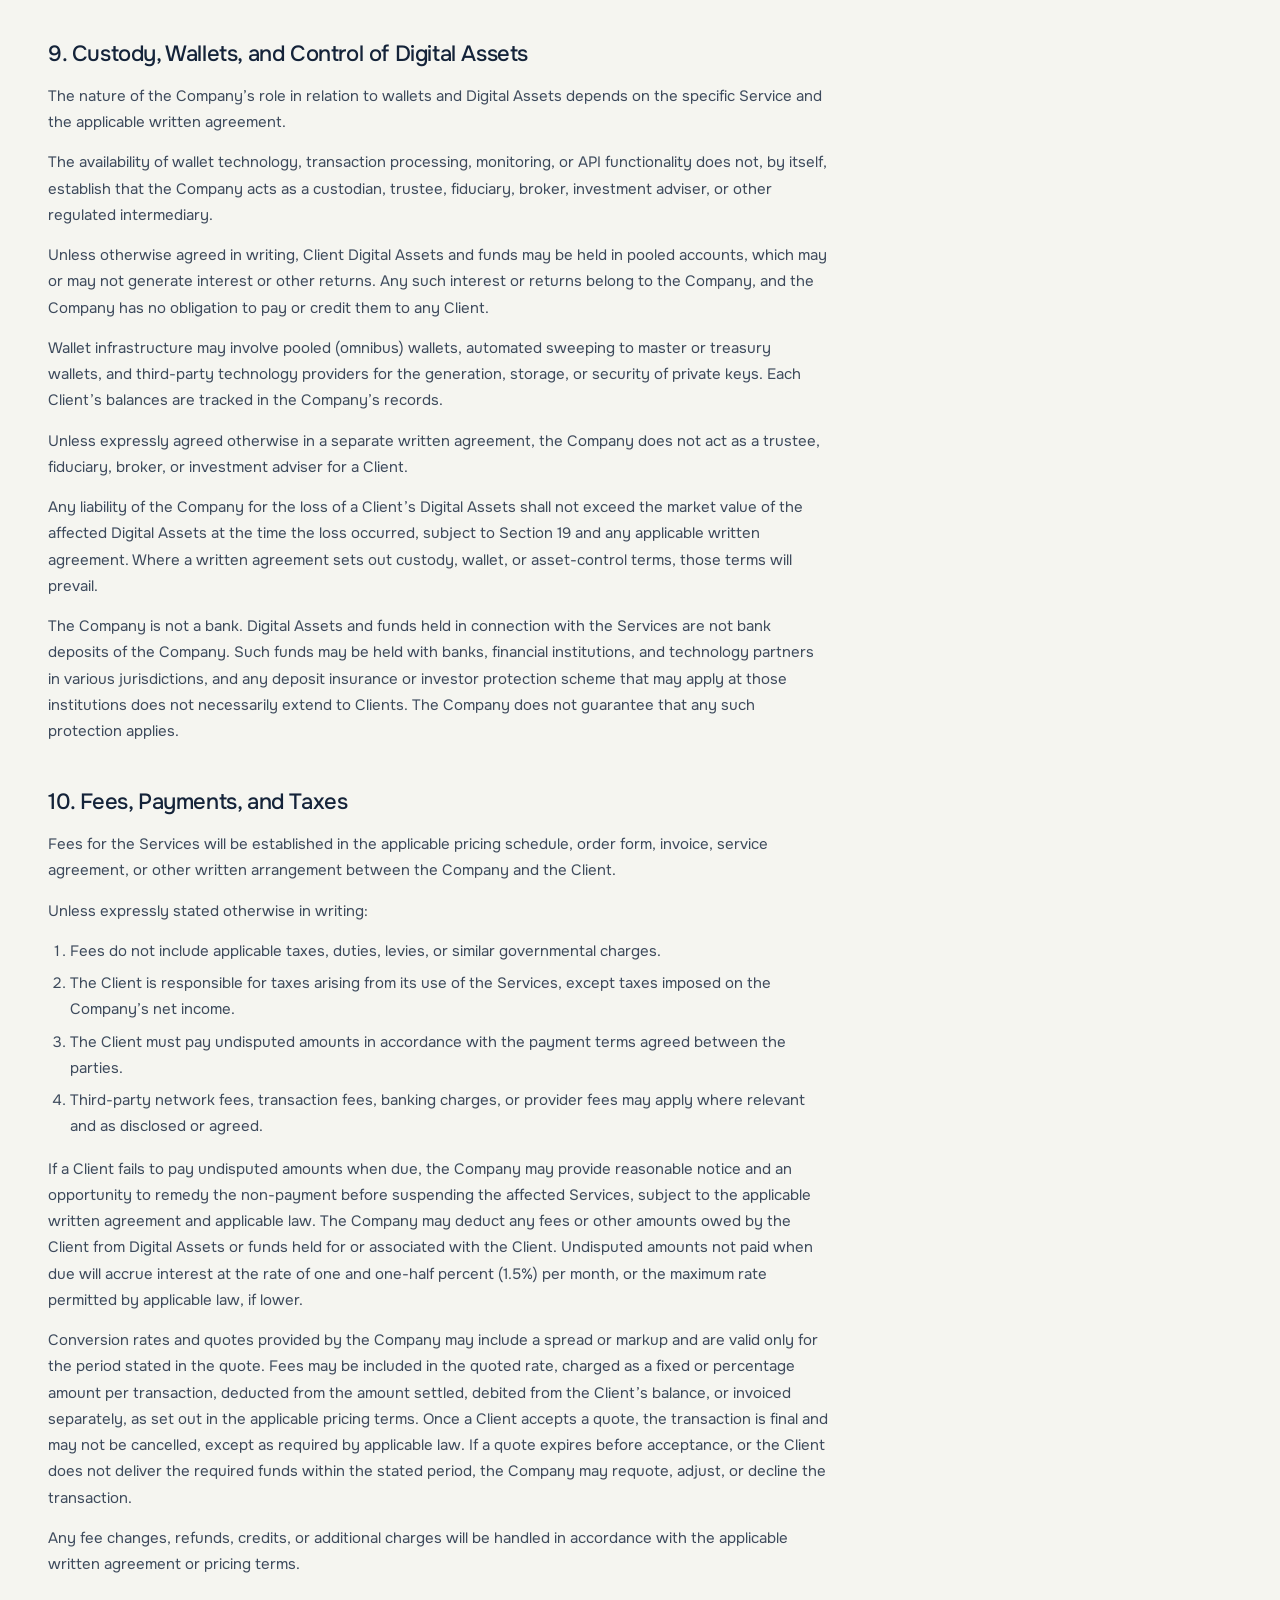
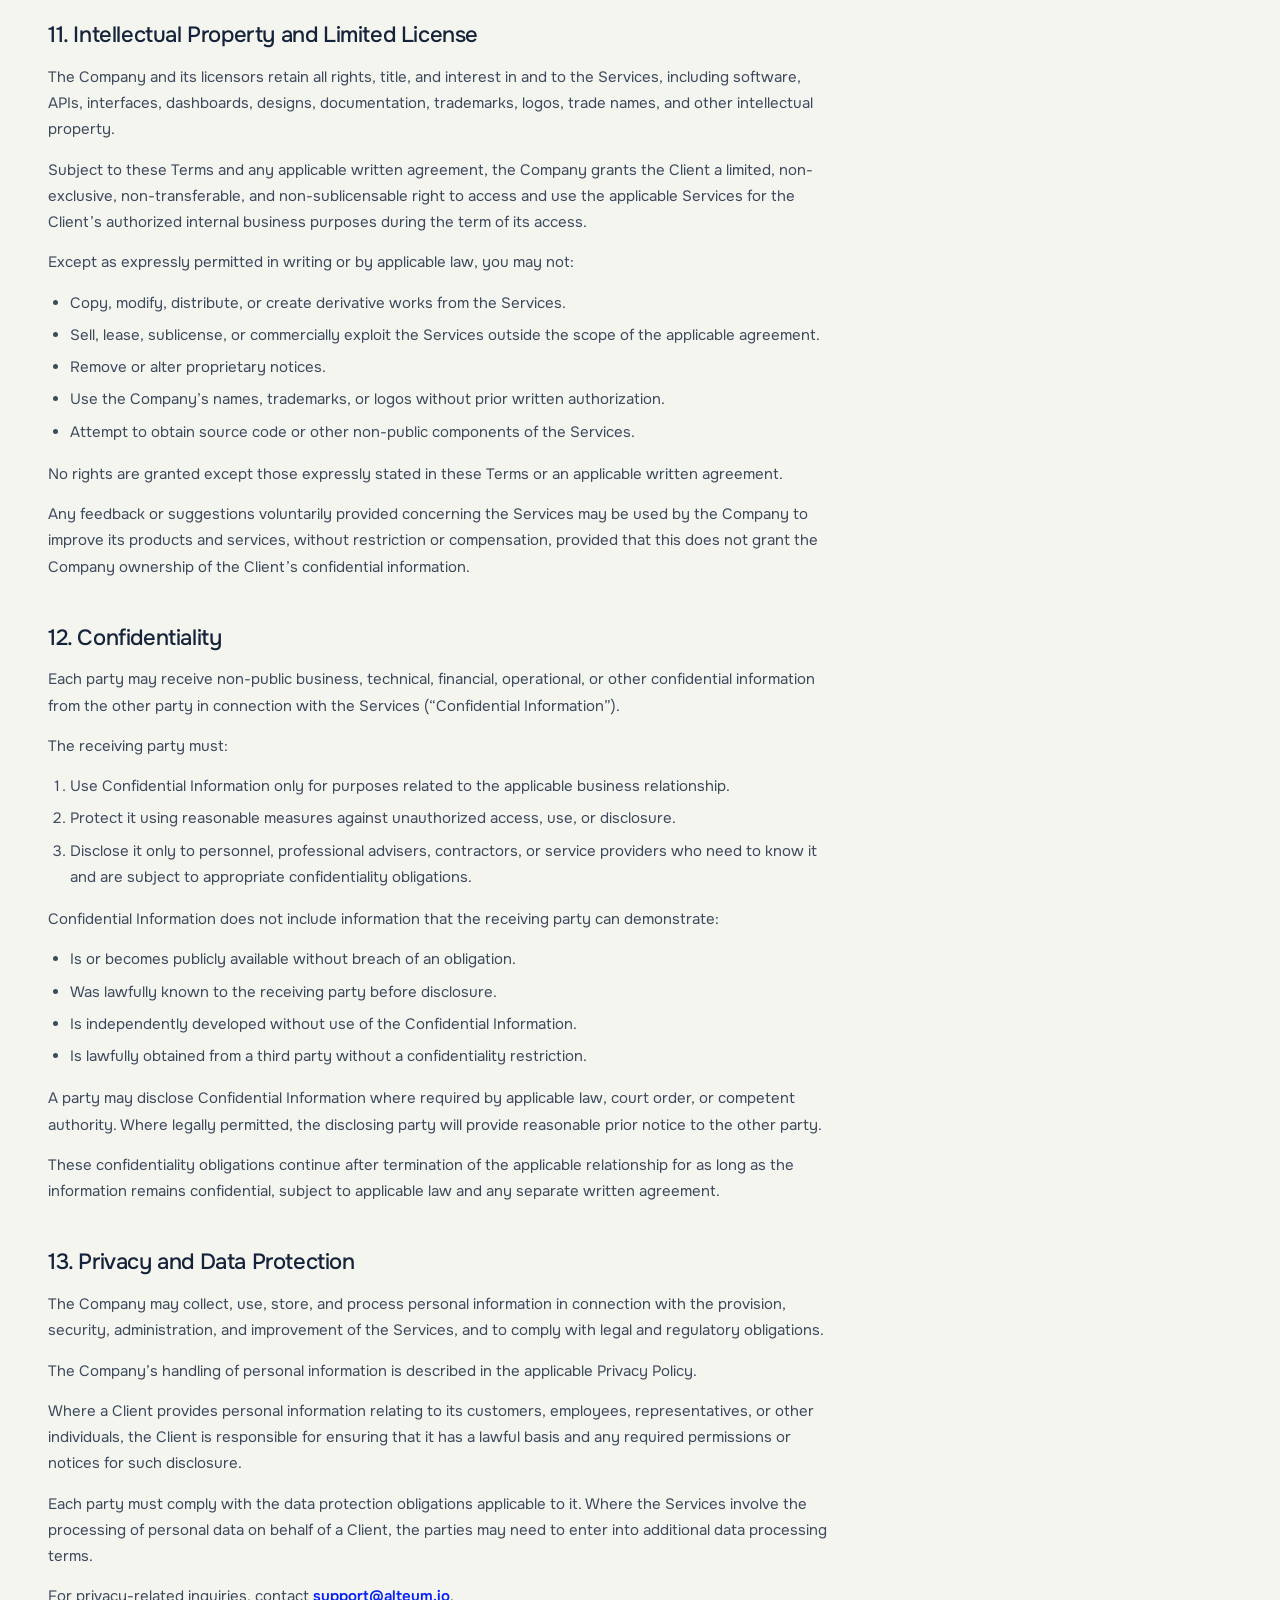
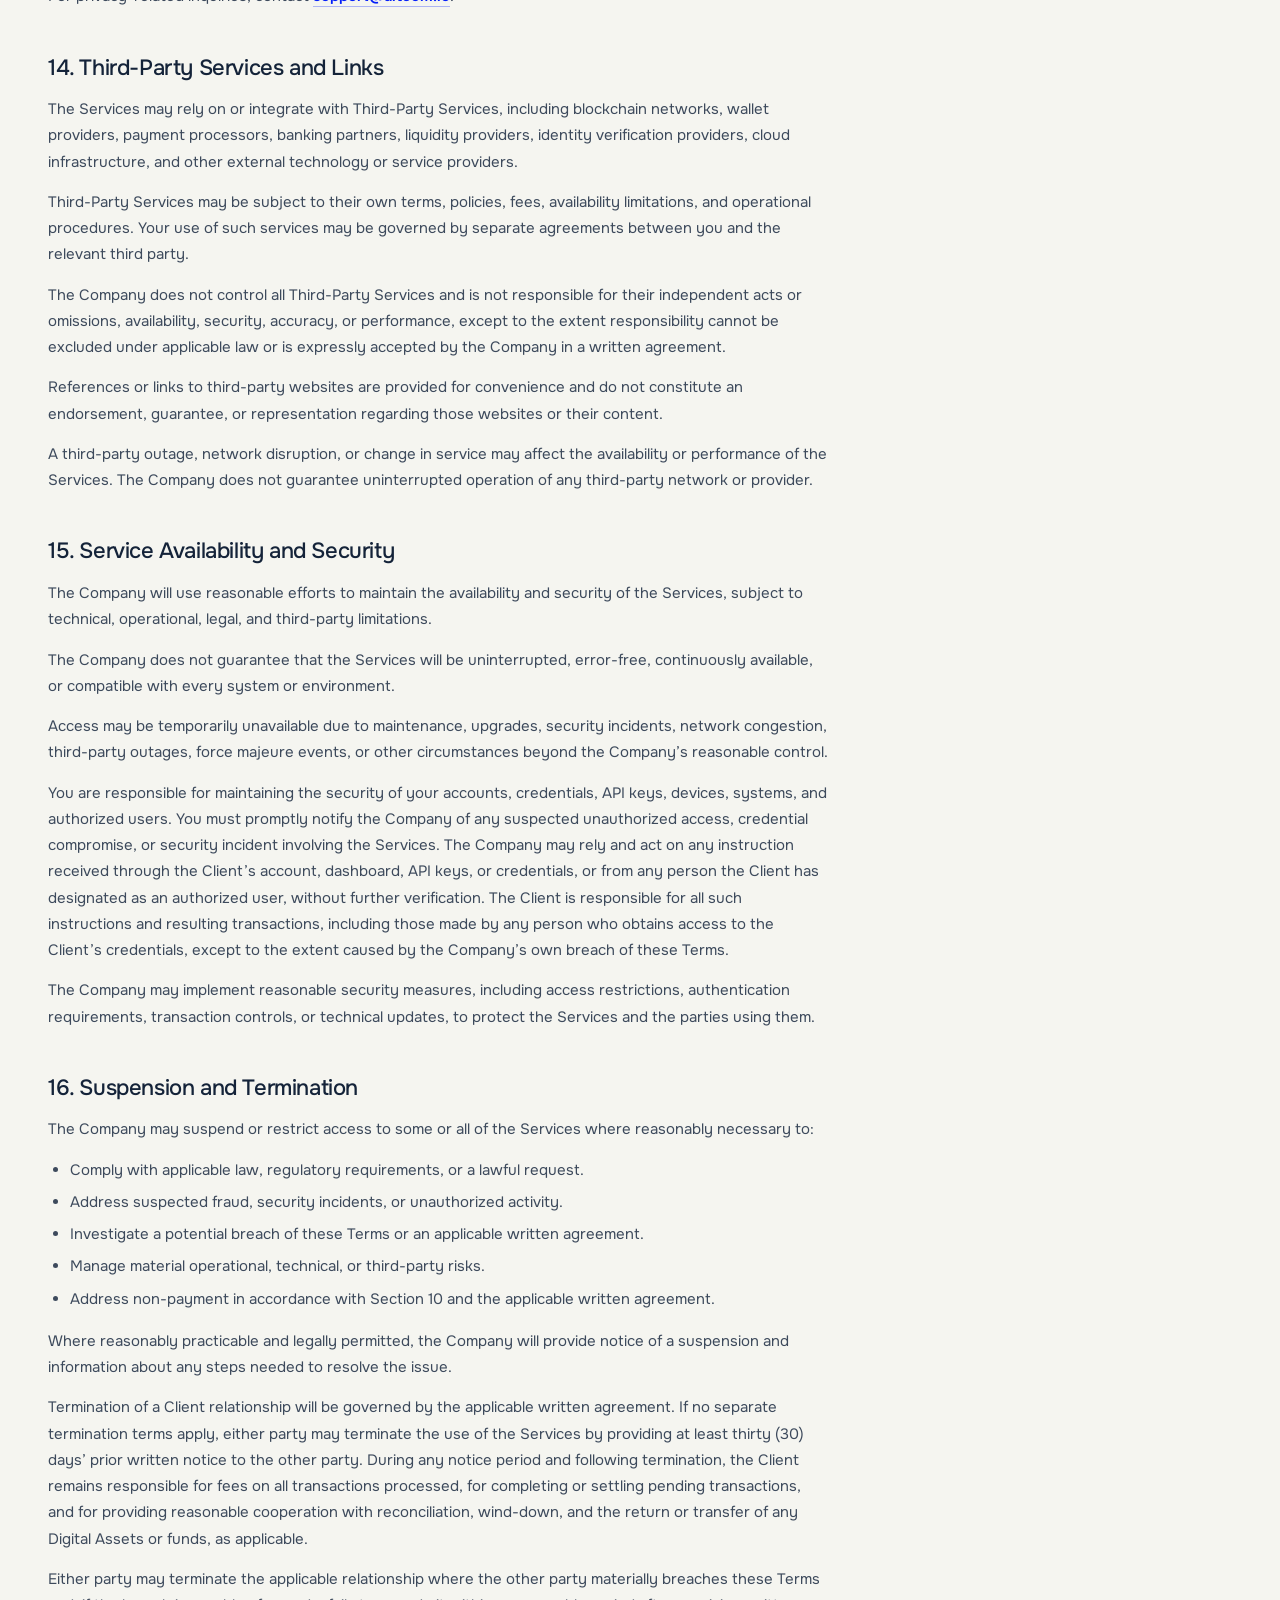
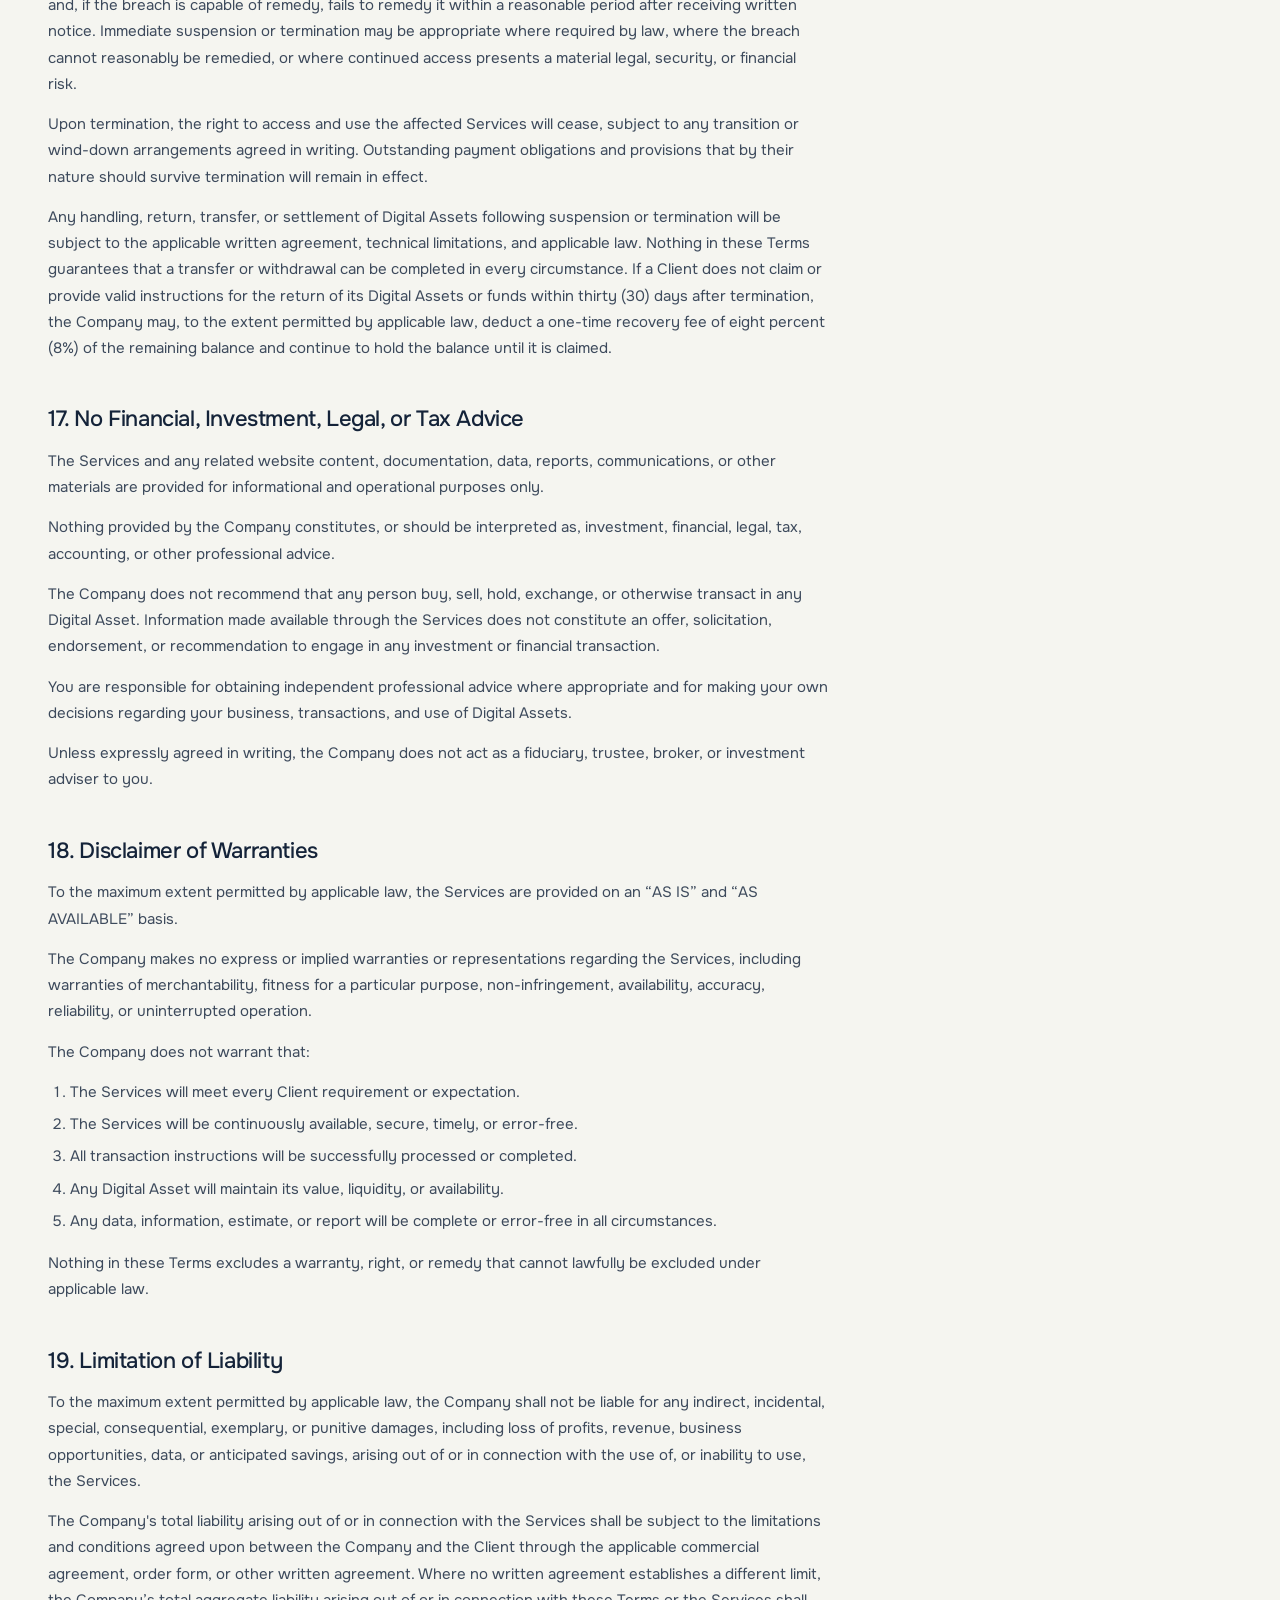
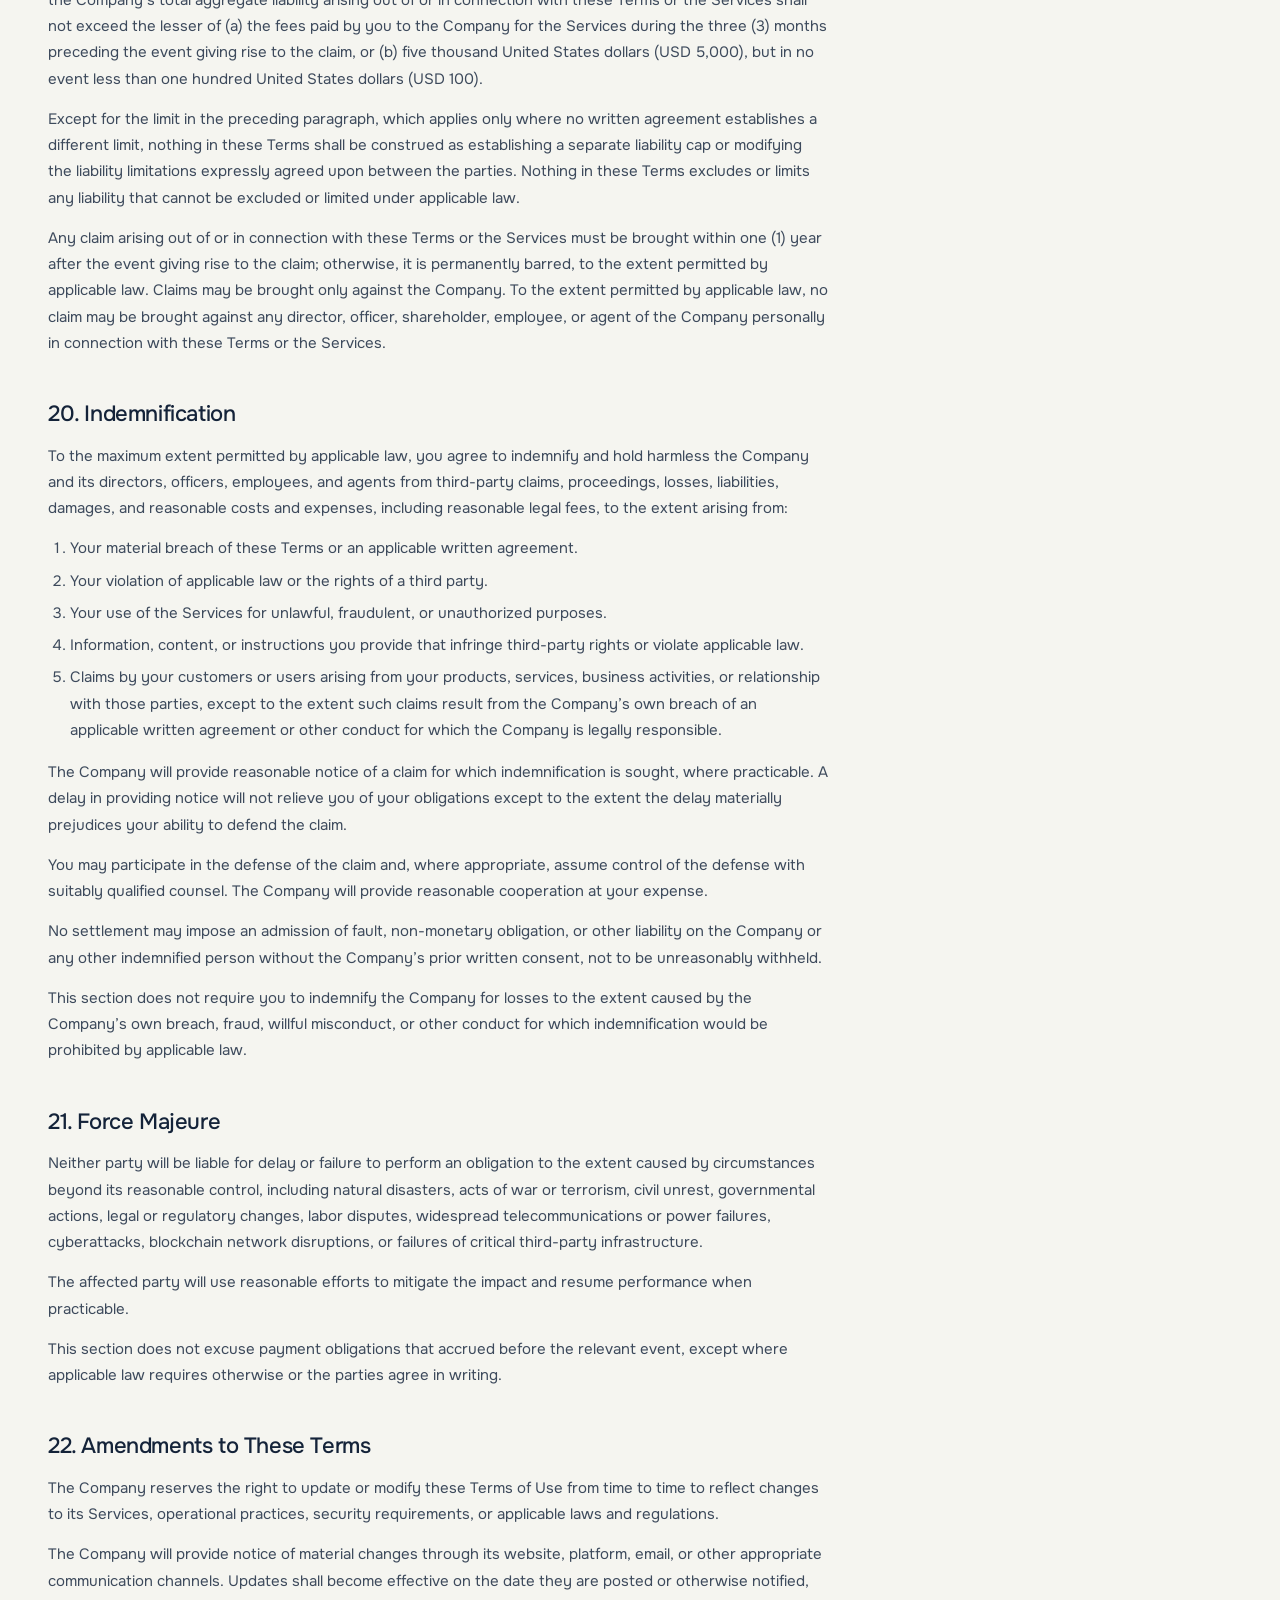
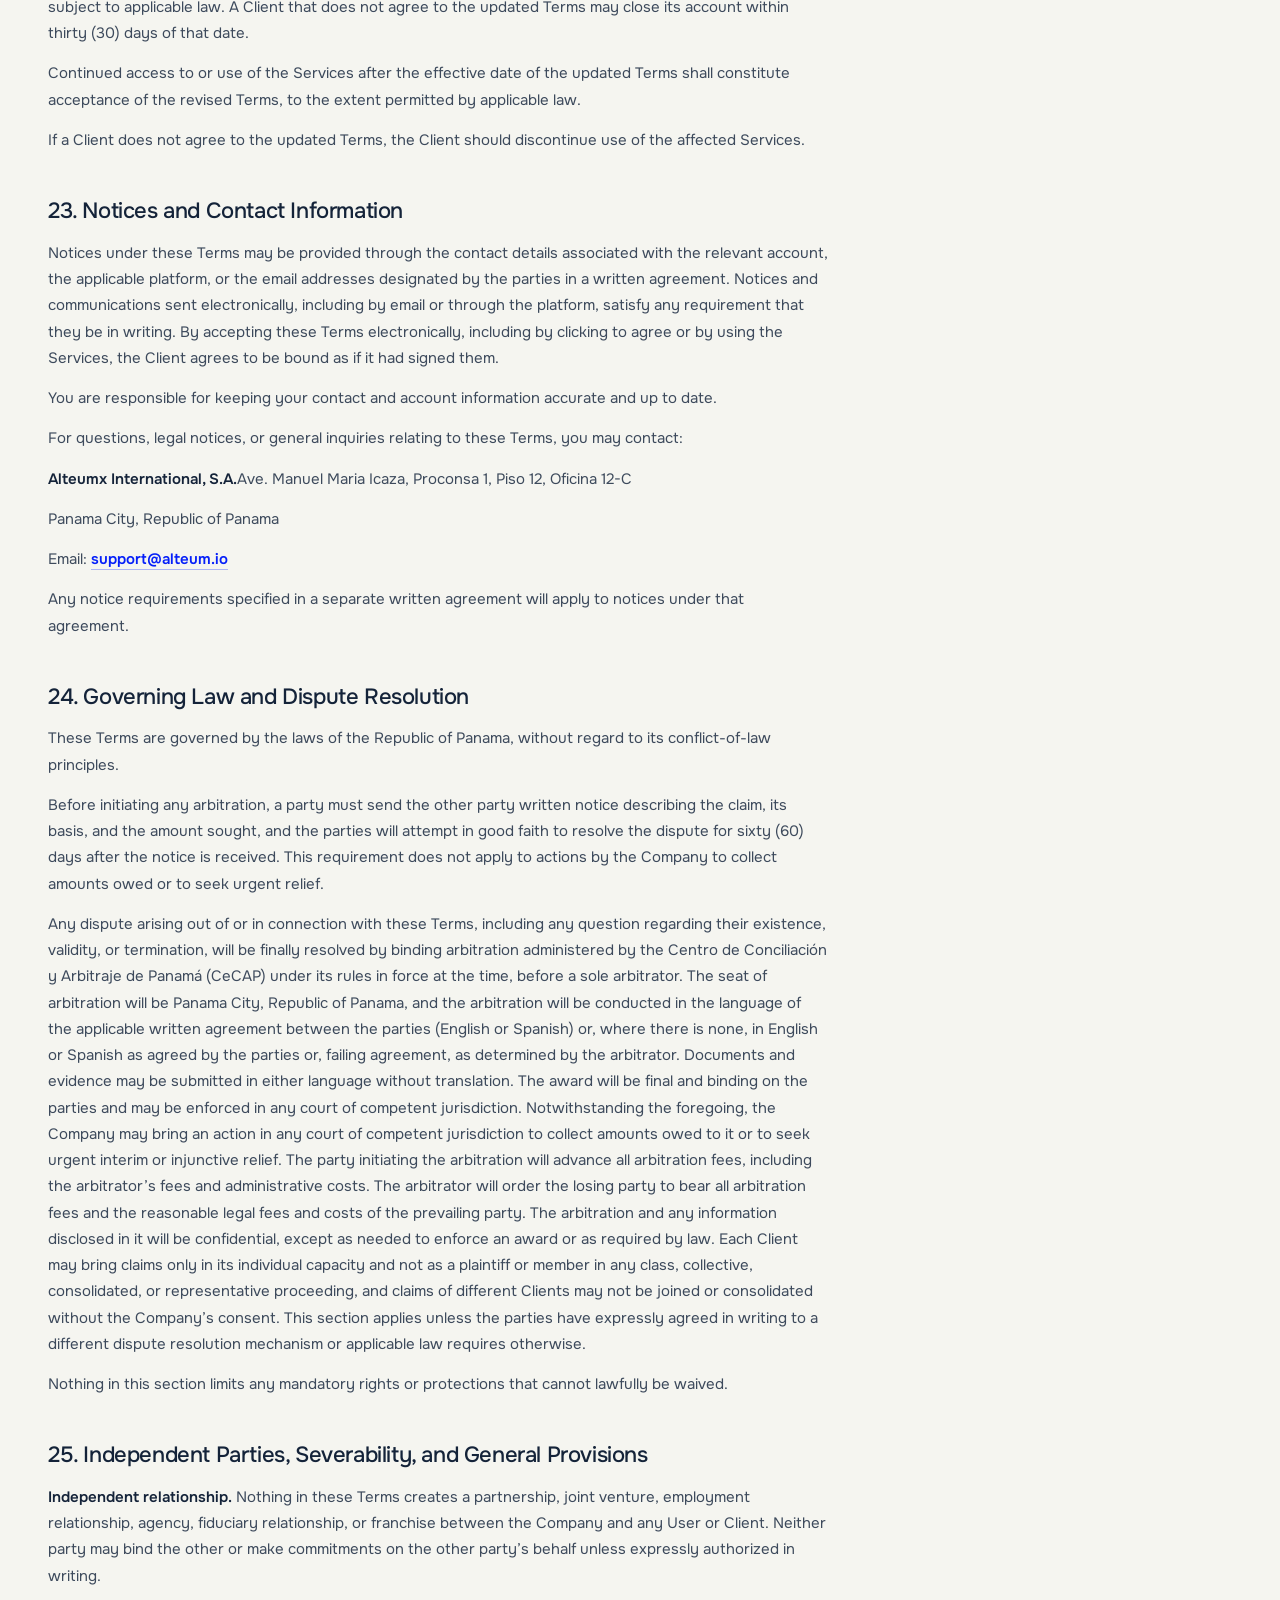
<file: terms/index.html>
<!doctype html>
<html lang="en">
<head>
<meta charset="utf-8"><meta name="viewport" content="width=device-width,initial-scale=1">
<title>Terms of Use | Alteum</title>
<meta name="description" content="Terms governing access to and use of the AlteumX and Waltrex services, operated by Alteumx International, S.A.">
<meta name="theme-color" content="#030305"><meta property="og:title" content="Alteum — Latin America, connected."><meta property="og:description" content="Payments, FX and digital assets connecting Latin America to the world, with a focus on MXN, COP, USD, EUR, USDT and USDC."><link rel="icon" href="/favicon.svg" type="image/svg+xml">


<link rel="stylesheet" href="/styles.css?v=centered-globe">
<link rel="stylesheet" href="/exact-sections.css?v=ivory-fixed"><link rel="stylesheet" href="/brand.css?v=network-info"><link rel="stylesheet" href="/navigation.css?v=editorial-menu"><script src="/navigation.js?v=mega" defer></script><link rel="stylesheet" href="/home-alignment.css?v=color-motion"><link rel="stylesheet" href="/design-preview.css?v=approved-editorial"><link rel="stylesheet" href="/waltrex-header.css?v=approved"><link rel="stylesheet" href="/footer-refinement.css?v=approved"><link rel="stylesheet" href="/navigation-approved.css?v=uniform-type"><link rel="stylesheet" href="/faq-approved.css?v=1"><script src="/header-preview-mobile.js" defer></script><link rel="stylesheet" href="/legal.css?v=1"><link rel="stylesheet" href="/mobile-polish.css?v=1"><link rel="stylesheet" href="/waltrex-button.css?v=approved"><link rel="stylesheet" href="/polish.css?v=1"></head>
<body><a class="skip" href="#main">Skip to content</a><header><div class="nav wrap"><a href="/" class="brand" aria-label="Alteum home"><svg viewbox="315 180 166 156" aria-hidden="true"><polygon fill="#051ff9" points="396.9,261.9 315.3,333.8 397,180.5 426.3,235.7 396.9,261.9"></polygon><polygon fill="#051ff9" points="480.6,336 399.9,264.8 429,238.9"></polygon></svg><span>ALTEUM</span></a><nav aria-label="Main navigation"><a class="nav-home" href="/">Home</a><details class="home-products site-product-menu"><summary>Products</summary><div class="product-mega" aria-label="Alteum products"><a class="mega-product" href="/products/send-payments/"><span class="mega-icon"><svg viewbox="0 0 24 24" fill="none" stroke="currentColor" stroke-width="1.6" stroke-linecap="round" stroke-linejoin="round" aria-hidden="true"><rect x="5" y="8" width="14" height="12" rx="2"></rect><path d="M9 8V5h6v3M12 17v-5m-2 2 2-2 2 2"></path></svg></span><strong>Send payments</strong><p>Pay suppliers and partners in their receiving currency.</p></a><a class="mega-product" href="/products/cross-border-payments/"><span class="mega-icon"><svg viewbox="0 0 24 24" fill="none" stroke="currentColor" stroke-width="1.6" stroke-linecap="round" stroke-linejoin="round" aria-hidden="true"><circle cx="12" cy="12" r="8"></circle><ellipse cx="12" cy="12" rx="3.5" ry="8"></ellipse><path d="M4 12h16"></path></svg></span><strong>Cross-border payments</strong><p>Connect local funding to international payouts.</p></a><a class="mega-product" href="/products/virtual-account-issuance/"><span class="mega-icon"><svg viewbox="0 0 24 24" fill="none" stroke="currentColor" stroke-width="1.6" stroke-linecap="round" stroke-linejoin="round" aria-hidden="true"><rect x="5" y="5" width="14" height="15" rx="2"></rect><path d="M9 9h6M9 13h6M9 17h3"></path></svg></span><strong>Virtual accounts</strong><p>Dedicated payment details for business and customer collections.</p></a><a class="mega-product" href="/products/receive-payments/"><span class="mega-icon"><svg viewbox="0 0 24 24" fill="none" stroke="currentColor" stroke-width="1.6" stroke-linecap="round" stroke-linejoin="round" aria-hidden="true"><rect x="5" y="8" width="14" height="12" rx="2"></rect><path d="M9 8V5h6v3M12 12v5m-2-2 2 2 2-2"></path></svg></span><strong>Receive payments</strong><p>Collect local currency payments and connect them to settlement.</p></a><a class="mega-product" href="/products/fiat-stablecoin/"><span class="mega-icon"><svg viewbox="0 0 24 24" fill="none" stroke="currentColor" stroke-width="1.6" stroke-linecap="round" stroke-linejoin="round" aria-hidden="true"><path d="M4 8h15m-4-4 4 4-4 4M20 16H5m4 4-4-4 4-4"></path></svg></span><strong>Fiat ↔ Crypto</strong><p>Move between local currencies, USDT and USDC.</p></a><a target="_blank" rel="noopener noreferrer" class="mega-product mega-contact" href="https://home.waltrex.io/"><span class="mega-icon"><svg viewbox="0 0 24 24" fill="none" stroke="currentColor" stroke-width="1.6" stroke-linecap="round" stroke-linejoin="round" aria-hidden="true"><path d="M5 5h14v11h-7l-5 4v-4H5z"></path><path d="M9 9h6M9 12h4"></path></svg></span><strong>Wallet-as-a-Service</strong><p>Launch wallets inside your own app for your customers worldwide.</p></a></div></details><a href="/#audiences">Who we serve</a><a href="/about/">About Alteum</a><a href="https://waltrex.readme.io/reference/introduction" target="_blank" rel="noopener noreferrer">API</a></nav><a class="waltrex-header-link" href="https://home.waltrex.io/" target="_blank" rel="noopener noreferrer" aria-label="Looking for Waltrex? Visit Waltrex"><svg class="waltrex-header-symbol" viewbox="0 0 529 550" fill="none" xmlns="http://www.w3.org/2000/svg" aria-hidden="true"><path d="M85.0178 544.714H0.726644L223.808 268.552L0 0.0012207H84.6545L264.863 219.264L445.799 0.0012207H529L305.556 268.552L528.637 544.714H445.799L264.863 318.566L85.0178 544.714Z" fill="currentColor"></path><path d="M529 240.931H0V303.782H529V240.931Z" fill="currentColor"></path><path d="M298.543 549.951L298.543 0L230.454 0L230.454 549.951H298.543Z" fill="currentColor"></path></svg><span class="waltrex-header-copy"><small>Looking for</small><strong>waltrex <i>↗</i></strong></span></a><button class="menu-button" aria-label="Open navigation" aria-expanded="false">☰</button></div><div class="mobile-nav" hidden><a class="mobile-home" href="/">Home</a><div class="product-mega" aria-label="Alteum products"><a class="mega-product" href="/products/send-payments/"><span class="mega-icon"><svg viewbox="0 0 24 24" fill="none" stroke="currentColor" stroke-width="1.6" stroke-linecap="round" stroke-linejoin="round" aria-hidden="true"><rect x="5" y="8" width="14" height="12" rx="2"></rect><path d="M9 8V5h6v3M12 17v-5m-2 2 2-2 2 2"></path></svg></span><strong>Send payments</strong><p>Pay suppliers and partners in their receiving currency.</p></a><a class="mega-product" href="/products/cross-border-payments/"><span class="mega-icon"><svg viewbox="0 0 24 24" fill="none" stroke="currentColor" stroke-width="1.6" stroke-linecap="round" stroke-linejoin="round" aria-hidden="true"><circle cx="12" cy="12" r="8"></circle><ellipse cx="12" cy="12" rx="3.5" ry="8"></ellipse><path d="M4 12h16"></path></svg></span><strong>Cross-border payments</strong><p>Connect local funding to international payouts.</p></a><a class="mega-product" href="/products/virtual-account-issuance/"><span class="mega-icon"><svg viewbox="0 0 24 24" fill="none" stroke="currentColor" stroke-width="1.6" stroke-linecap="round" stroke-linejoin="round" aria-hidden="true"><rect x="5" y="5" width="14" height="15" rx="2"></rect><path d="M9 9h6M9 13h6M9 17h3"></path></svg></span><strong>Virtual accounts</strong><p>Dedicated payment details for business and customer collections.</p></a><a class="mega-product" href="/products/receive-payments/"><span class="mega-icon"><svg viewbox="0 0 24 24" fill="none" stroke="currentColor" stroke-width="1.6" stroke-linecap="round" stroke-linejoin="round" aria-hidden="true"><rect x="5" y="8" width="14" height="12" rx="2"></rect><path d="M9 8V5h6v3M12 12v5m-2-2 2 2 2-2"></path></svg></span><strong>Receive payments</strong><p>Collect local currency payments and connect them to settlement.</p></a><a class="mega-product" href="/products/fiat-stablecoin/"><span class="mega-icon"><svg viewbox="0 0 24 24" fill="none" stroke="currentColor" stroke-width="1.6" stroke-linecap="round" stroke-linejoin="round" aria-hidden="true"><path d="M4 8h15m-4-4 4 4-4 4M20 16H5m4 4-4-4 4-4"></path></svg></span><strong>Fiat ↔ Crypto</strong><p>Move between local currencies, USDT and USDC.</p></a><a target="_blank" rel="noopener noreferrer" class="mega-product mega-contact" href="https://home.waltrex.io/"><span class="mega-icon"><svg viewbox="0 0 24 24" fill="none" stroke="currentColor" stroke-width="1.6" stroke-linecap="round" stroke-linejoin="round" aria-hidden="true"><path d="M5 5h14v11h-7l-5 4v-4H5z"></path><path d="M9 9h6M9 12h4"></path></svg></span><strong>Wallet-as-a-Service</strong><p>Launch wallets inside your own app for your customers worldwide.</p></a></div><div class="mobile-extra"><a href="/#audiences">Who we serve</a><a href="/about/">About Alteum</a><a href="https://waltrex.readme.io/reference/introduction" target="_blank" rel="noopener noreferrer">API</a></div></div></header><div class="nav-scrim" aria-hidden="true"></div><main class="about-refined" id="main"><div class="ar-wrap"><article class="legal-page"><header class="legal-head"><div><span class="legal-kicker">LEGAL</span><h1>Terms of Use</h1></div><p class="legal-meta"><strong>AlteumX and Waltrex</strong><br>Alteumx International, S.A.<br>Last updated: October 30, 2026</p></header><div class="legal-body">
<h2>1. Introduction and Acceptance</h2>
<p>Alteum is the business name of Alteumx International, S.A., a company incorporated in the Republic of Panama. Alteum offers two products: AlteumX, its digital asset liquidity and conversion service, available through alteum.io; and Waltrex, its wallet and payment infrastructure, available through waltrex.io. These Terms apply to both.</p>
<p>These Terms of Use (“Terms”) govern access to and use of the websites, platforms, interfaces, APIs, software, and related services made available under the AlteumX and Waltrex brands (collectively, the “Services”), operated by Alteumx International, S.A., a company incorporated under the laws of the Republic of Panama (“Company,” “we,” “us,” or “our”).</p>
<p>By accessing or using the Services, you (“User,” “you,” or “your”) acknowledge that you have read, understood, and agreed to these Terms. If you are accessing or using the Services on behalf of a company or other legal entity, you represent that you are authorized to bind that entity to these Terms. In such cases, “you” and “your” refer to that entity.</p>
<p>If you do not agree to these Terms, you must not access or use the Services.</p>
<p>Certain Services may be subject to additional agreements, service schedules, order forms, pricing arrangements, or other written terms agreed between the Company and a client. Where applicable, those documents will govern the specific commercial or operational arrangements they address. In the event of a conflict, the applicable written agreement will prevail with respect to the subject matter it expressly covers.</p>
<h2>2. Definitions</h2>
<p>For purposes of these Terms:</p>
<ul>
<li><strong>“Company”</strong> means Alteumx International, S.A., which operates under the name “Alteum” and through the websites alteum.io and waltrex.io.</li>
<li><strong>“AlteumX”</strong> means the brand under which the Company provides digital asset liquidity, conversion, transaction processing, and related infrastructure services, as applicable.</li>
<li><strong>“Waltrex”</strong> means the brand under which the Company provides digital asset wallet infrastructure, payment technology, and related platform services, as applicable.</li>
<li><strong>“Client”</strong> means a business, organization, or other legal entity that enters into an arrangement with the Company to access or use the Services.</li>
<li><strong>“User”</strong> means any individual or entity that accesses or uses the Services, including a Client and its authorized representatives. End users of a Client’s products or platforms are not parties to these Terms; their relationship is with the Client. Each Client is responsible for ensuring that its end users comply with restrictions no less protective than Sections 6 and 7, and is responsible for their acts and omissions in connection with the Services as if they were the Client’s own.</li>
<li><strong>“Digital Assets”</strong> means cryptocurrencies, stablecoins, tokens, and other digital assets supported by the applicable Service.</li>
<li><strong>“Third-Party Services”</strong> means services, platforms, networks, technologies, or infrastructure operated by parties other than the Company.</li>
</ul>
<p>The Services available to a particular Client depend on the applicable product, technical integration, and written commercial arrangement.</p>
<h2>3. Description of Services</h2>
<p>The Company may provide technology and infrastructure services through AlteumX and Waltrex, depending on the applicable arrangement.</p>
<p>These Services may include:</p>
<ul>
<li>Digital asset liquidity and conversion services.</li>
<li>Digital asset-to-digital asset and, where supported, digital asset-to-fiat conversion processing.</li>
<li>Digital asset wallet creation and related wallet infrastructure.</li>
<li>Deposit monitoring and transaction notifications.</li>
<li>Withdrawal processing.</li>
<li>Transaction history and reporting.</li>
<li>Dashboard and API access.</li>
<li>Payment-related infrastructure and integrations with supported networks or third-party providers.</li>
</ul>
<p>Not every Service is available to every Client or in every jurisdiction. Supported assets, networks, currencies, features, transaction limits, processing methods, and settlement arrangements may vary and may be described in the applicable service documentation or written agreement.</p>
<p>Certain fiat collection, conversion, and payout services, including for specific currencies or jurisdictions, may be provided by third-party licensed payment partners. Where this applies, the partner may act as the regulated service provider for that portion of the transaction, the Client may be required to complete the partner’s onboarding and accept its terms, and the partner’s terms will govern the services it provides. The Company may add, replace, or remove payment partners at any time. The Client authorizes the Company to share information and documents relating to the Client, its representatives, and its transactions, including identity verification and due diligence materials, with payment partners, liquidity providers, and other service providers, including providers with which the Client enters into a separate agreement, as reasonably necessary to provide the Services and meet compliance requirements.</p>
<p>The Company may modify, update, suspend, or discontinue specific features where reasonably necessary for operational, technical, security, legal, regulatory, or risk-management reasons, subject to applicable contractual obligations and law.</p>
<h2>4. Eligibility and Authority</h2>
<p>You may use the Services only if you are legally capable of entering into a binding agreement and are authorized to use the relevant Services. The Services are not available to entities incorporated or organized in Afghanistan, Belarus, Cuba, Iran, Myanmar, North Korea, Russia, Syria, or the Crimea, Donetsk, or Luhansk regions of Ukraine, or in any other country or region subject to comprehensive sanctions.</p>
<p>If you are acting on behalf of a legal entity, you represent and warrant that:</p>
<ol>
<li>The entity is duly organized and validly existing under the laws applicable to it.</li>
<li>You have the authority to accept these Terms on its behalf.</li>
<li>The entity’s use of the Services is permitted under applicable law.</li>
<li>All information provided to the Company is accurate, complete, and not misleading.</li>
</ol>
<p>The Company may request information or documentation reasonably necessary to verify identity, authority, business activities, ownership, source of funds, or compliance with applicable requirements.</p>
<p>The Company may decline an application or restrict access where eligibility, verification, legal, regulatory, or risk requirements are not satisfied.</p>
<h2>5. Client Responsibilities and Legal Compliance</h2>
<p>Clients are responsible for their own business activities and for ensuring that their use of the Services complies with applicable laws, regulations, licenses, and contractual obligations.</p>
<p>Where a Client uses the Services to support its own customers, users, merchants, or counterparties, the Client remains responsible for its relationship with those parties and for determining and fulfilling its applicable obligations, including, where required:</p>
<ul>
<li>Customer identification and verification.</li>
<li>Know Your Customer and Know Your Business procedures.</li>
<li>Anti-money laundering and counter-terrorist financing controls.</li>
<li>Sanctions screening and applicable restrictions.</li>
<li>Transaction monitoring and suspicious activity reporting.</li>
<li>Consumer protection, privacy, and data protection requirements.</li>
<li>Obtaining and maintaining licenses, registrations, or authorizations applicable to its business.</li>
</ul>
<p>The specific responsibilities of each party may be further established in a separate written agreement.</p>
<p>Clients must not represent that the Company has assumed a regulatory, compliance, fiduciary, or other responsibility that it has not expressly accepted in writing.</p>
<p>Each Client is responsible for the accuracy and legality of the information, instructions, transactions, and records it submits through the Services. Each Client represents that it holds all licenses, registrations, and authorizations required for its business in each jurisdiction where it operates. Clients in regulated industries may be subject to enhanced due diligence, and the Company may request evidence of such licenses and suspend the Services if they are not provided or lapse. Each Client must maintain sufficient information and records about its end users and their transactions for at least five (5) years, and must provide such information and documents to the Company within two (2) business days of a request, including where requested by banks, payment partners, other platforms, or authorities. The Company is not responsible for any delay, rejection, or return of a transfer resulting from missing or incomplete information, and may suspend the Services if requested information is not provided.</p>
<h2>6. Prohibited Activities and Security Restrictions</h2>
<p>You may not use the Services, directly or indirectly, to:</p>
<ol>
<li>Violate any applicable law, regulation, sanctions program, or court order.</li>
<li>Facilitate fraud, money laundering, terrorist financing, the financing of prohibited activities, or other unlawful conduct.</li>
<li>Conduct transactions involving sanctioned persons or jurisdictions where prohibited by applicable law or the Company’s compliance requirements.</li>
<li>Infringe intellectual property, privacy, confidentiality, or other rights of the Company or any third party.</li>
<li>Gain unauthorized access to the Services, systems, accounts, networks, or data.</li>
<li>Circumvent, disable, interfere with, or attempt to bypass security measures, access controls, transaction limits, or monitoring systems.</li>
<li>Introduce malicious code, malware, viruses, or other harmful technology.</li>
<li>Reverse engineer, decompile, disassemble, or otherwise attempt to derive source code, underlying algorithms, or non-public technical components of the Services, except to the extent such restriction is prohibited by applicable law.</li>
<li>Scrape, crawl, harvest, extract, or collect data from the Services through automated means without the Company’s prior written authorization.</li>
<li>Use bots, scripts, or other automated tools in a manner that disrupts, overloads, or interferes with the Services.</li>
<li>Misrepresent your identity, business activities, authority, or the origin or destination of funds or Digital Assets.</li>
<li>Resell, sublicense, or provide unauthorized access to the Services.</li>
<li>Use the Services in a manner that could reasonably expose the Company, its providers, or other users to legal, security, financial, or reputational risk.</li>
</ol>
<p>The Company may investigate suspected violations and take reasonable measures to protect its systems, Clients, users, and legal interests. Such measures may include requesting information, restricting access, delaying or refusing transactions, suspending an account, or terminating access, subject to applicable law and any applicable written agreement.</p>
<h2>7. Monitoring, Risk Controls, and Transaction Restrictions</h2>
<p>The Company may use monitoring, screening, verification, fraud prevention, security, and risk-management procedures in connection with the Services.</p>
<p>Where reasonably necessary or required by applicable law, the Company may request additional information or supporting documentation concerning a Client, its users, a transaction, the source or destination of funds, or the purpose of a transaction. While the Company waits for requested information, it may hold the specific transaction in question. If the request relates to sanctions, suspected financial crime, or another serious risk, the Company may also suspend all of the Client’s accounts, wallets, and transactions until the matter is resolved.</p>
<p>The Company may delay, suspend, reject, block, or restrict a transaction or access to a Service where it reasonably considers such action necessary because of:</p>
<ul>
<li>Applicable legal or regulatory requirements.</li>
<li>Sanctions or compliance concerns.</li>
<li>Suspected fraud, unauthorized activity, or security incidents.</li>
<li>Incomplete, inaccurate, or inconsistent information.</li>
<li>Risks associated with a transaction, wallet address, Digital Asset, blockchain network, or third-party provider.</li>
<li>Technical failures, network congestion, or operational limitations.</li>
<li>A breach of these Terms or an applicable written agreement.</li>
</ul>
<p>Where permitted by law, the Company may notify the relevant Client of such action. The Company may be prohibited from disclosing certain information, including information relating to regulatory requests or investigations. The Company shall not be liable for any loss arising from actions taken in good faith to comply with applicable law, sanctions, regulatory requirements, or a lawful request or order, including delaying, freezing, rejecting, or reporting a transaction.</p>
<p>The Company does not guarantee that every transaction will be accepted, processed, completed, or settled within a particular period.</p>
<p>Clients must review their transaction history and notify the Company in writing of any error, discrepancy, or unauthorized transaction within thirty (30) days after it appears. Transactions not disputed within that period are deemed accepted, to the extent permitted by applicable law. If the Company credits or transfers Digital Assets or funds to a Client in error, including a duplicate or incorrect amount, the Client must promptly notify the Company and return them, regardless of when the error is discovered. The Company may reverse, debit, or recover any such amounts from the Client’s balance or from Digital Assets or funds held for the Client. The Company’s records of transactions and balances will be conclusive evidence of them, absent manifest error.</p>
<h2>8. Digital Asset Risks</h2>
<p>Digital Assets and blockchain-based transactions involve risks, including but not limited to:</p>
<ul>
<li>Price volatility and potential loss of value.</li>
<li>Irreversible or difficult-to-reverse transactions.</li>
<li>Transfers to incorrect or unsupported wallet addresses.</li>
<li>Network congestion, outages, forks, protocol changes, or transaction delays.</li>
<li>Cybersecurity incidents, fraud, theft, or unauthorized access.</li>
<li>Changes in law, regulation, market conditions, or third-party service availability.</li>
<li>Loss of access to Digital Assets due to compromised credentials, lost keys, or technical failures.</li>
<li>Depegging, redemption limitations, issuer freezes or blacklisting of wallet addresses, or other risks affecting stablecoins and similar assets.</li>
</ul>
<p>You are responsible for verifying transaction details, including wallet addresses, supported networks, asset types, and amounts, before submitting a transaction.</p>
<p>A transaction submitted to a blockchain may not be reversible by the Company. The Company is not responsible for losses resulting from transactions submitted with incorrect, incomplete, or unsupported details, including wallet addresses, networks, memos, or tags. The Company does not guarantee the value, stability, liquidity, availability, or continued support of any Digital Asset.</p>
<p>You should assess the risks associated with Digital Assets and determine whether their use is appropriate for your business and circumstances.</p>
<h2>9. Custody, Wallets, and Control of Digital Assets</h2>
<p>The nature of the Company’s role in relation to wallets and Digital Assets depends on the specific Service and the applicable written agreement.</p>
<p>The availability of wallet technology, transaction processing, monitoring, or API functionality does not, by itself, establish that the Company acts as a custodian, trustee, fiduciary, broker, investment adviser, or other regulated intermediary.</p>
<p>Unless otherwise agreed in writing, Client Digital Assets and funds may be held in pooled accounts, which may or may not generate interest or other returns. Any such interest or returns belong to the Company, and the Company has no obligation to pay or credit them to any Client.</p>
<p>Wallet infrastructure may involve pooled (omnibus) wallets, automated sweeping to master or treasury wallets, and third-party technology providers for the generation, storage, or security of private keys. Each Client’s balances are tracked in the Company’s records.</p>
<p>Unless expressly agreed otherwise in a separate written agreement, the Company does not act as a trustee, fiduciary, broker, or investment adviser for a Client.</p>
<p>Any liability of the Company for the loss of a Client’s Digital Assets shall not exceed the market value of the affected Digital Assets at the time the loss occurred, subject to Section 19 and any applicable written agreement. Where a written agreement sets out custody, wallet, or asset-control terms, those terms will prevail.</p>
<p>The Company is not a bank. Digital Assets and funds held in connection with the Services are not bank deposits of the Company. Such funds may be held with banks, financial institutions, and technology partners in various jurisdictions, and any deposit insurance or investor protection scheme that may apply at those institutions does not necessarily extend to Clients. The Company does not guarantee that any such protection applies.</p>
<h2>10. Fees, Payments, and Taxes</h2>
<p>Fees for the Services will be established in the applicable pricing schedule, order form, invoice, service agreement, or other written arrangement between the Company and the Client.</p>
<p>Unless expressly stated otherwise in writing:</p>
<ol>
<li>Fees do not include applicable taxes, duties, levies, or similar governmental charges.</li>
<li>The Client is responsible for taxes arising from its use of the Services, except taxes imposed on the Company’s net income.</li>
<li>The Client must pay undisputed amounts in accordance with the payment terms agreed between the parties.</li>
<li>Third-party network fees, transaction fees, banking charges, or provider fees may apply where relevant and as disclosed or agreed.</li>
</ol>
<p>If a Client fails to pay undisputed amounts when due, the Company may provide reasonable notice and an opportunity to remedy the non-payment before suspending the affected Services, subject to the applicable written agreement and applicable law. The Company may deduct any fees or other amounts owed by the Client from Digital Assets or funds held for or associated with the Client. Undisputed amounts not paid when due will accrue interest at the rate of one and one-half percent (1.5%) per month, or the maximum rate permitted by applicable law, if lower.</p>
<p>Conversion rates and quotes provided by the Company may include a spread or markup and are valid only for the period stated in the quote. Fees may be included in the quoted rate, charged as a fixed or percentage amount per transaction, deducted from the amount settled, debited from the Client’s balance, or invoiced separately, as set out in the applicable pricing terms. Once a Client accepts a quote, the transaction is final and may not be cancelled, except as required by applicable law. If a quote expires before acceptance, or the Client does not deliver the required funds within the stated period, the Company may requote, adjust, or decline the transaction.</p>
<p>Any fee changes, refunds, credits, or additional charges will be handled in accordance with the applicable written agreement or pricing terms.</p>
<h2>11. Intellectual Property and Limited License</h2>
<p>The Company and its licensors retain all rights, title, and interest in and to the Services, including software, APIs, interfaces, dashboards, designs, documentation, trademarks, logos, trade names, and other intellectual property.</p>
<p>Subject to these Terms and any applicable written agreement, the Company grants the Client a limited, non-exclusive, non-transferable, and non-sublicensable right to access and use the applicable Services for the Client’s authorized internal business purposes during the term of its access.</p>
<p>Except as expressly permitted in writing or by applicable law, you may not:</p>
<ul>
<li>Copy, modify, distribute, or create derivative works from the Services.</li>
<li>Sell, lease, sublicense, or commercially exploit the Services outside the scope of the applicable agreement.</li>
<li>Remove or alter proprietary notices.</li>
<li>Use the Company’s names, trademarks, or logos without prior written authorization.</li>
<li>Attempt to obtain source code or other non-public components of the Services.</li>
</ul>
<p>No rights are granted except those expressly stated in these Terms or an applicable written agreement.</p>
<p>Any feedback or suggestions voluntarily provided concerning the Services may be used by the Company to improve its products and services, without restriction or compensation, provided that this does not grant the Company ownership of the Client’s confidential information.</p>
<h2>12. Confidentiality</h2>
<p>Each party may receive non-public business, technical, financial, operational, or other confidential information from the other party in connection with the Services (“Confidential Information”).</p>
<p>The receiving party must:</p>
<ol>
<li>Use Confidential Information only for purposes related to the applicable business relationship.</li>
<li>Protect it using reasonable measures against unauthorized access, use, or disclosure.</li>
<li>Disclose it only to personnel, professional advisers, contractors, or service providers who need to know it and are subject to appropriate confidentiality obligations.</li>
</ol>
<p>Confidential Information does not include information that the receiving party can demonstrate:</p>
<ul>
<li>Is or becomes publicly available without breach of an obligation.</li>
<li>Was lawfully known to the receiving party before disclosure.</li>
<li>Is independently developed without use of the Confidential Information.</li>
<li>Is lawfully obtained from a third party without a confidentiality restriction.</li>
</ul>
<p>A party may disclose Confidential Information where required by applicable law, court order, or competent authority. Where legally permitted, the disclosing party will provide reasonable prior notice to the other party.</p>
<p>These confidentiality obligations continue after termination of the applicable relationship for as long as the information remains confidential, subject to applicable law and any separate written agreement.</p>
<h2>13. Privacy and Data Protection</h2>
<p>The Company may collect, use, store, and process personal information in connection with the provision, security, administration, and improvement of the Services, and to comply with legal and regulatory obligations.</p>
<p>The Company’s handling of personal information is described in the applicable Privacy Policy.</p>
<p>Where a Client provides personal information relating to its customers, employees, representatives, or other individuals, the Client is responsible for ensuring that it has a lawful basis and any required permissions or notices for such disclosure.</p>
<p>Each party must comply with the data protection obligations applicable to it. Where the Services involve the processing of personal data on behalf of a Client, the parties may need to enter into additional data processing terms.</p>
<p>For privacy-related inquiries, contact <strong><a href="mailto:support@alteum.io">support@alteum.io</a></strong>.</p>
<h2>14. Third-Party Services and Links</h2>
<p>The Services may rely on or integrate with Third-Party Services, including blockchain networks, wallet providers, payment processors, banking partners, liquidity providers, identity verification providers, cloud infrastructure, and other external technology or service providers.</p>
<p>Third-Party Services may be subject to their own terms, policies, fees, availability limitations, and operational procedures. Your use of such services may be governed by separate agreements between you and the relevant third party.</p>
<p>The Company does not control all Third-Party Services and is not responsible for their independent acts or omissions, availability, security, accuracy, or performance, except to the extent responsibility cannot be excluded under applicable law or is expressly accepted by the Company in a written agreement.</p>
<p>References or links to third-party websites are provided for convenience and do not constitute an endorsement, guarantee, or representation regarding those websites or their content.</p>
<p>A third-party outage, network disruption, or change in service may affect the availability or performance of the Services. The Company does not guarantee uninterrupted operation of any third-party network or provider.</p>
<h2>15. Service Availability and Security</h2>
<p>The Company will use reasonable efforts to maintain the availability and security of the Services, subject to technical, operational, legal, and third-party limitations.</p>
<p>The Company does not guarantee that the Services will be uninterrupted, error-free, continuously available, or compatible with every system or environment.</p>
<p>Access may be temporarily unavailable due to maintenance, upgrades, security incidents, network congestion, third-party outages, force majeure events, or other circumstances beyond the Company’s reasonable control.</p>
<p>You are responsible for maintaining the security of your accounts, credentials, API keys, devices, systems, and authorized users. You must promptly notify the Company of any suspected unauthorized access, credential compromise, or security incident involving the Services. The Company may rely and act on any instruction received through the Client’s account, dashboard, API keys, or credentials, or from any person the Client has designated as an authorized user, without further verification. The Client is responsible for all such instructions and resulting transactions, including those made by any person who obtains access to the Client’s credentials, except to the extent caused by the Company’s own breach of these Terms.</p>
<p>The Company may implement reasonable security measures, including access restrictions, authentication requirements, transaction controls, or technical updates, to protect the Services and the parties using them.</p>
<h2>16. Suspension and Termination</h2>
<p>The Company may suspend or restrict access to some or all of the Services where reasonably necessary to:</p>
<ul>
<li>Comply with applicable law, regulatory requirements, or a lawful request.</li>
<li>Address suspected fraud, security incidents, or unauthorized activity.</li>
<li>Investigate a potential breach of these Terms or an applicable written agreement.</li>
<li>Manage material operational, technical, or third-party risks.</li>
<li>Address non-payment in accordance with Section 10 and the applicable written agreement.</li>
</ul>
<p>Where reasonably practicable and legally permitted, the Company will provide notice of a suspension and information about any steps needed to resolve the issue.</p>
<p>Termination of a Client relationship will be governed by the applicable written agreement. If no separate termination terms apply, either party may terminate the use of the Services by providing at least thirty (30) days’ prior written notice to the other party. During any notice period and following termination, the Client remains responsible for fees on all transactions processed, for completing or settling pending transactions, and for providing reasonable cooperation with reconciliation, wind-down, and the return or transfer of any Digital Assets or funds, as applicable.</p>
<p>Either party may terminate the applicable relationship where the other party materially breaches these Terms and, if the breach is capable of remedy, fails to remedy it within a reasonable period after receiving written notice. Immediate suspension or termination may be appropriate where required by law, where the breach cannot reasonably be remedied, or where continued access presents a material legal, security, or financial risk.</p>
<p>Upon termination, the right to access and use the affected Services will cease, subject to any transition or wind-down arrangements agreed in writing. Outstanding payment obligations and provisions that by their nature should survive termination will remain in effect.</p>
<p>Any handling, return, transfer, or settlement of Digital Assets following suspension or termination will be subject to the applicable written agreement, technical limitations, and applicable law. Nothing in these Terms guarantees that a transfer or withdrawal can be completed in every circumstance. If a Client does not claim or provide valid instructions for the return of its Digital Assets or funds within thirty (30) days after termination, the Company may, to the extent permitted by applicable law, deduct a one-time recovery fee of eight percent (8%) of the remaining balance and continue to hold the balance until it is claimed.</p>
<h2>17. No Financial, Investment, Legal, or Tax Advice</h2>
<p>The Services and any related website content, documentation, data, reports, communications, or other materials are provided for informational and operational purposes only.</p>
<p>Nothing provided by the Company constitutes, or should be interpreted as, investment, financial, legal, tax, accounting, or other professional advice.</p>
<p>The Company does not recommend that any person buy, sell, hold, exchange, or otherwise transact in any Digital Asset. Information made available through the Services does not constitute an offer, solicitation, endorsement, or recommendation to engage in any investment or financial transaction.</p>
<p>You are responsible for obtaining independent professional advice where appropriate and for making your own decisions regarding your business, transactions, and use of Digital Assets.</p>
<p>Unless expressly agreed in writing, the Company does not act as a fiduciary, trustee, broker, or investment adviser to you.</p>
<h2>18. Disclaimer of Warranties</h2>
<p>To the maximum extent permitted by applicable law, the Services are provided on an “AS IS” and “AS AVAILABLE” basis.</p>
<p>The Company makes no express or implied warranties or representations regarding the Services, including warranties of merchantability, fitness for a particular purpose, non-infringement, availability, accuracy, reliability, or uninterrupted operation.</p>
<p>The Company does not warrant that:</p>
<ol>
<li>The Services will meet every Client requirement or expectation.</li>
<li>The Services will be continuously available, secure, timely, or error-free.</li>
<li>All transaction instructions will be successfully processed or completed.</li>
<li>Any Digital Asset will maintain its value, liquidity, or availability.</li>
<li>Any data, information, estimate, or report will be complete or error-free in all circumstances.</li>
</ol>
<p>Nothing in these Terms excludes a warranty, right, or remedy that cannot lawfully be excluded under applicable law.</p>
<h2>19. Limitation of Liability</h2>
<p>To the maximum extent permitted by applicable law, the Company shall not be liable for any indirect, incidental, special, consequential, exemplary, or punitive damages, including loss of profits, revenue, business opportunities, data, or anticipated savings, arising out of or in connection with the use of, or inability to use, the Services.</p>
<p>The Company's total liability arising out of or in connection with the Services shall be subject to the limitations and conditions agreed upon between the Company and the Client through the applicable commercial agreement, order form, or other written agreement. Where no written agreement establishes a different limit, the Company’s total aggregate liability arising out of or in connection with these Terms or the Services shall not exceed the lesser of (a) the fees paid by you to the Company for the Services during the three (3) months preceding the event giving rise to the claim, or (b) five thousand United States dollars (USD 5,000), but in no event less than one hundred United States dollars (USD 100).</p>
<p>Except for the limit in the preceding paragraph, which applies only where no written agreement establishes a different limit, nothing in these Terms shall be construed as establishing a separate liability cap or modifying the liability limitations expressly agreed upon between the parties. Nothing in these Terms excludes or limits any liability that cannot be excluded or limited under applicable law.</p>
<p>Any claim arising out of or in connection with these Terms or the Services must be brought within one (1) year after the event giving rise to the claim; otherwise, it is permanently barred, to the extent permitted by applicable law. Claims may be brought only against the Company. To the extent permitted by applicable law, no claim may be brought against any director, officer, shareholder, employee, or agent of the Company personally in connection with these Terms or the Services.</p>
<h2>20. Indemnification</h2>
<p>To the maximum extent permitted by applicable law, you agree to indemnify and hold harmless the Company and its directors, officers, employees, and agents from third-party claims, proceedings, losses, liabilities, damages, and reasonable costs and expenses, including reasonable legal fees, to the extent arising from:</p>
<ol>
<li>Your material breach of these Terms or an applicable written agreement.</li>
<li>Your violation of applicable law or the rights of a third party.</li>
<li>Your use of the Services for unlawful, fraudulent, or unauthorized purposes.</li>
<li>Information, content, or instructions you provide that infringe third-party rights or violate applicable law.</li>
<li>Claims by your customers or users arising from your products, services, business activities, or relationship with those parties, except to the extent such claims result from the Company’s own breach of an applicable written agreement or other conduct for which the Company is legally responsible.</li>
</ol>
<p>The Company will provide reasonable notice of a claim for which indemnification is sought, where practicable. A delay in providing notice will not relieve you of your obligations except to the extent the delay materially prejudices your ability to defend the claim.</p>
<p>You may participate in the defense of the claim and, where appropriate, assume control of the defense with suitably qualified counsel. The Company will provide reasonable cooperation at your expense.</p>
<p>No settlement may impose an admission of fault, non-monetary obligation, or other liability on the Company or any other indemnified person without the Company’s prior written consent, not to be unreasonably withheld.</p>
<p>This section does not require you to indemnify the Company for losses to the extent caused by the Company’s own breach, fraud, willful misconduct, or other conduct for which indemnification would be prohibited by applicable law.</p>
<h2>21. Force Majeure</h2>
<p>Neither party will be liable for delay or failure to perform an obligation to the extent caused by circumstances beyond its reasonable control, including natural disasters, acts of war or terrorism, civil unrest, governmental actions, legal or regulatory changes, labor disputes, widespread telecommunications or power failures, cyberattacks, blockchain network disruptions, or failures of critical third-party infrastructure.</p>
<p>The affected party will use reasonable efforts to mitigate the impact and resume performance when practicable.</p>
<p>This section does not excuse payment obligations that accrued before the relevant event, except where applicable law requires otherwise or the parties agree in writing.</p>
<h2>22. Amendments to These Terms</h2>
<p>The Company reserves the right to update or modify these Terms of Use from time to time to reflect changes to its Services, operational practices, security requirements, or applicable laws and regulations.</p>
<p>The Company will provide notice of material changes through its website, platform, email, or other appropriate communication channels. Updates shall become effective on the date they are posted or otherwise notified, subject to applicable law. A Client that does not agree to the updated Terms may close its account within thirty (30) days of that date.</p>
<p>Continued access to or use of the Services after the effective date of the updated Terms shall constitute acceptance of the revised Terms, to the extent permitted by applicable law.</p>
<p>If a Client does not agree to the updated Terms, the Client should discontinue use of the affected Services.</p>
<h2>23. Notices and Contact Information</h2>
<p>Notices under these Terms may be provided through the contact details associated with the relevant account, the applicable platform, or the email addresses designated by the parties in a written agreement. Notices and communications sent electronically, including by email or through the platform, satisfy any requirement that they be in writing. By accepting these Terms electronically, including by clicking to agree or by using the Services, the Client agrees to be bound as if it had signed them.</p>
<p>You are responsible for keeping your contact and account information accurate and up to date.</p>
<p>For questions, legal notices, or general inquiries relating to these Terms, you may contact:</p>
<p><strong>Alteumx International, S.A.</strong>Ave. Manuel Maria Icaza, Proconsa 1, Piso 12, Oficina 12-C</p>
<p>Panama City, Republic of Panama</p>
<p>Email: <strong><a href="mailto:support@alteum.io">support@alteum.io</a></strong></p>
<p>Any notice requirements specified in a separate written agreement will apply to notices under that agreement.</p>
<h2>24. Governing Law and Dispute Resolution</h2>
<p>These Terms are governed by the laws of the Republic of Panama, without regard to its conflict-of-law principles.</p>
<p>Before initiating any arbitration, a party must send the other party written notice describing the claim, its basis, and the amount sought, and the parties will attempt in good faith to resolve the dispute for sixty (60) days after the notice is received. This requirement does not apply to actions by the Company to collect amounts owed or to seek urgent relief.</p>
<p>Any dispute arising out of or in connection with these Terms, including any question regarding their existence, validity, or termination, will be finally resolved by binding arbitration administered by the Centro de Conciliación y Arbitraje de Panamá (CeCAP) under its rules in force at the time, before a sole arbitrator. The seat of arbitration will be Panama City, Republic of Panama, and the arbitration will be conducted in the language of the applicable written agreement between the parties (English or Spanish) or, where there is none, in English or Spanish as agreed by the parties or, failing agreement, as determined by the arbitrator. Documents and evidence may be submitted in either language without translation. The award will be final and binding on the parties and may be enforced in any court of competent jurisdiction. Notwithstanding the foregoing, the Company may bring an action in any court of competent jurisdiction to collect amounts owed to it or to seek urgent interim or injunctive relief. The party initiating the arbitration will advance all arbitration fees, including the arbitrator’s fees and administrative costs. The arbitrator will order the losing party to bear all arbitration fees and the reasonable legal fees and costs of the prevailing party. The arbitration and any information disclosed in it will be confidential, except as needed to enforce an award or as required by law. Each Client may bring claims only in its individual capacity and not as a plaintiff or member in any class, collective, consolidated, or representative proceeding, and claims of different Clients may not be joined or consolidated without the Company’s consent. This section applies unless the parties have expressly agreed in writing to a different dispute resolution mechanism or applicable law requires otherwise.</p>
<p>Nothing in this section limits any mandatory rights or protections that cannot lawfully be waived.</p>
<h2>25. Independent Parties, Severability, and General Provisions</h2>
<p><strong>Independent relationship.</strong> Nothing in these Terms creates a partnership, joint venture, employment relationship, agency, fiduciary relationship, or franchise between the Company and any User or Client. Neither party may bind the other or make commitments on the other party’s behalf unless expressly authorized in writing.</p>
<p><strong>Severability.</strong> If any provision of these Terms is found to be invalid, illegal, or unenforceable, that provision will be limited or removed to the minimum extent necessary, and the remaining provisions will continue in full force and effect.</p>
<p><strong>No waiver.</strong> A failure or delay by either party in exercising any right under these Terms does not constitute a waiver of that right. A waiver must be express and will apply only to the specific circumstances for which it is given.</p>
<p><strong>Assignment.</strong> You may not assign or transfer your rights or obligations under these Terms without the Company’s prior written consent, except where such restriction is prohibited by applicable law. The Company may assign these Terms in connection with a corporate reorganization, merger, or transfer of the relevant business or assets, subject to applicable law and any restrictions in an applicable written agreement.</p>
<p><strong>Entire agreement.</strong> These Terms, together with the applicable Privacy Policy and any applicable written agreement or service-specific terms, constitute the agreement governing your use of the relevant Services and supersede prior discussions or understandings on the same subject matter, except to the extent a separate written agreement expressly provides otherwise.</p>
<p><strong>Language.</strong> These Terms are drafted in English. If a translation is made available, the English version will prevail in the event of a discrepancy, except where applicable law requires otherwise.</p>
<p><strong>Survival.</strong> Provisions that by their nature are intended to survive termination, including those concerning intellectual property, confidentiality, privacy, fees owed, disclaimers, limitation of liability, indemnification, governing law, and general provisions, will survive termination to the extent applicable.</p>

</div></article><footer class="institutional-footer" id="contact"><div class="if-inner"><div class="if-contact"><div><h2>Speak with our team.</h2><p>Discuss your payments, foreign exchange and digital asset requirements.</p></div><a href="mailto:info@alteum.io">info@alteum.io <span>↗</span></a></div><div class="if-columns"><div class="if-brand"><a class="exact-brand" href="/"><svg viewbox="315 180 166 156" aria-hidden="true"><polygon fill="#051ff9" points="396.9,261.9 315.3,333.8 397,180.5 426.3,235.7 396.9,261.9"></polygon><polygon fill="#051ff9" points="480.6,336 399.9,264.8 429,238.9"></polygon></svg><span>ALTEUM</span></a></div><div class="if-products"><h3>Products</h3><a href="/products/send-payments/">Send payments</a><a href="/products/receive-payments/">Receive payments</a><a href="/products/cross-border-payments/">Cross-border payments</a><a href="/products/fiat-stablecoin/">Fiat ↔ Crypto</a><a href="/products/virtual-account-issuance/">Virtual accounts</a><a href="https://home.waltrex.io/" target="_blank" rel="noopener noreferrer">Wallet-as-a-Service</a></div><div class="if-group" id="companies"><h3>Alteum group</h3><a href="/"><span>Alteum</span><small>Finance</small></a><a id="waltrex" href="https://home.waltrex.io/" target="_blank" rel="noopener noreferrer"><span>Waltrex</span><small>Wallet infrastructure</small></a><p class="if-networks"><small>Wallet networks</small><span>Ethereum · TRON · Solana</span></p></div><div class="if-connect"><h3>Connect</h3><a href="https://waltrex.readme.io/reference/introduction" target="_blank" rel="noopener noreferrer">Waltrex API</a><a class="footer-linkedin" href="https://www.linkedin.com/company/alteumholding/home/" target="_blank" rel="noopener noreferrer" aria-label="Alteum on LinkedIn"><svg xmlns="http://www.w3.org/2000/svg" viewbox="0 0 24 24" aria-hidden="true"><rect width="24" height="24" rx="2" fill="#0a66c2"></rect><circle cx="5.5" cy="6" r="1.6" fill="#fff"></circle><path fill="#fff" d="M4 9h3v11H4zM9 9h2.9v1.5c.6-1.1 1.7-1.8 3.3-1.8 3.1 0 4.3 1.9 4.3 5.1V20h-3v-5.6c0-1.7-.3-2.9-1.9-2.9-1.8 0-2.6 1.1-2.6 3.3V20H9z"></path></svg><span>LinkedIn</span></a></div></div><div class="if-bottom"><div class="if-bottom-left"><span>© 2026 Alteumx International, S.A. All rights reserved.</span><nav class="if-legal" aria-label="Legal"><a href="/privacy/">Privacy Policy</a><a href="/terms/">Terms of Use</a></nav></div><a href="#">Back to top ↑</a></div></div></footer></div></main></body></html>
</file>
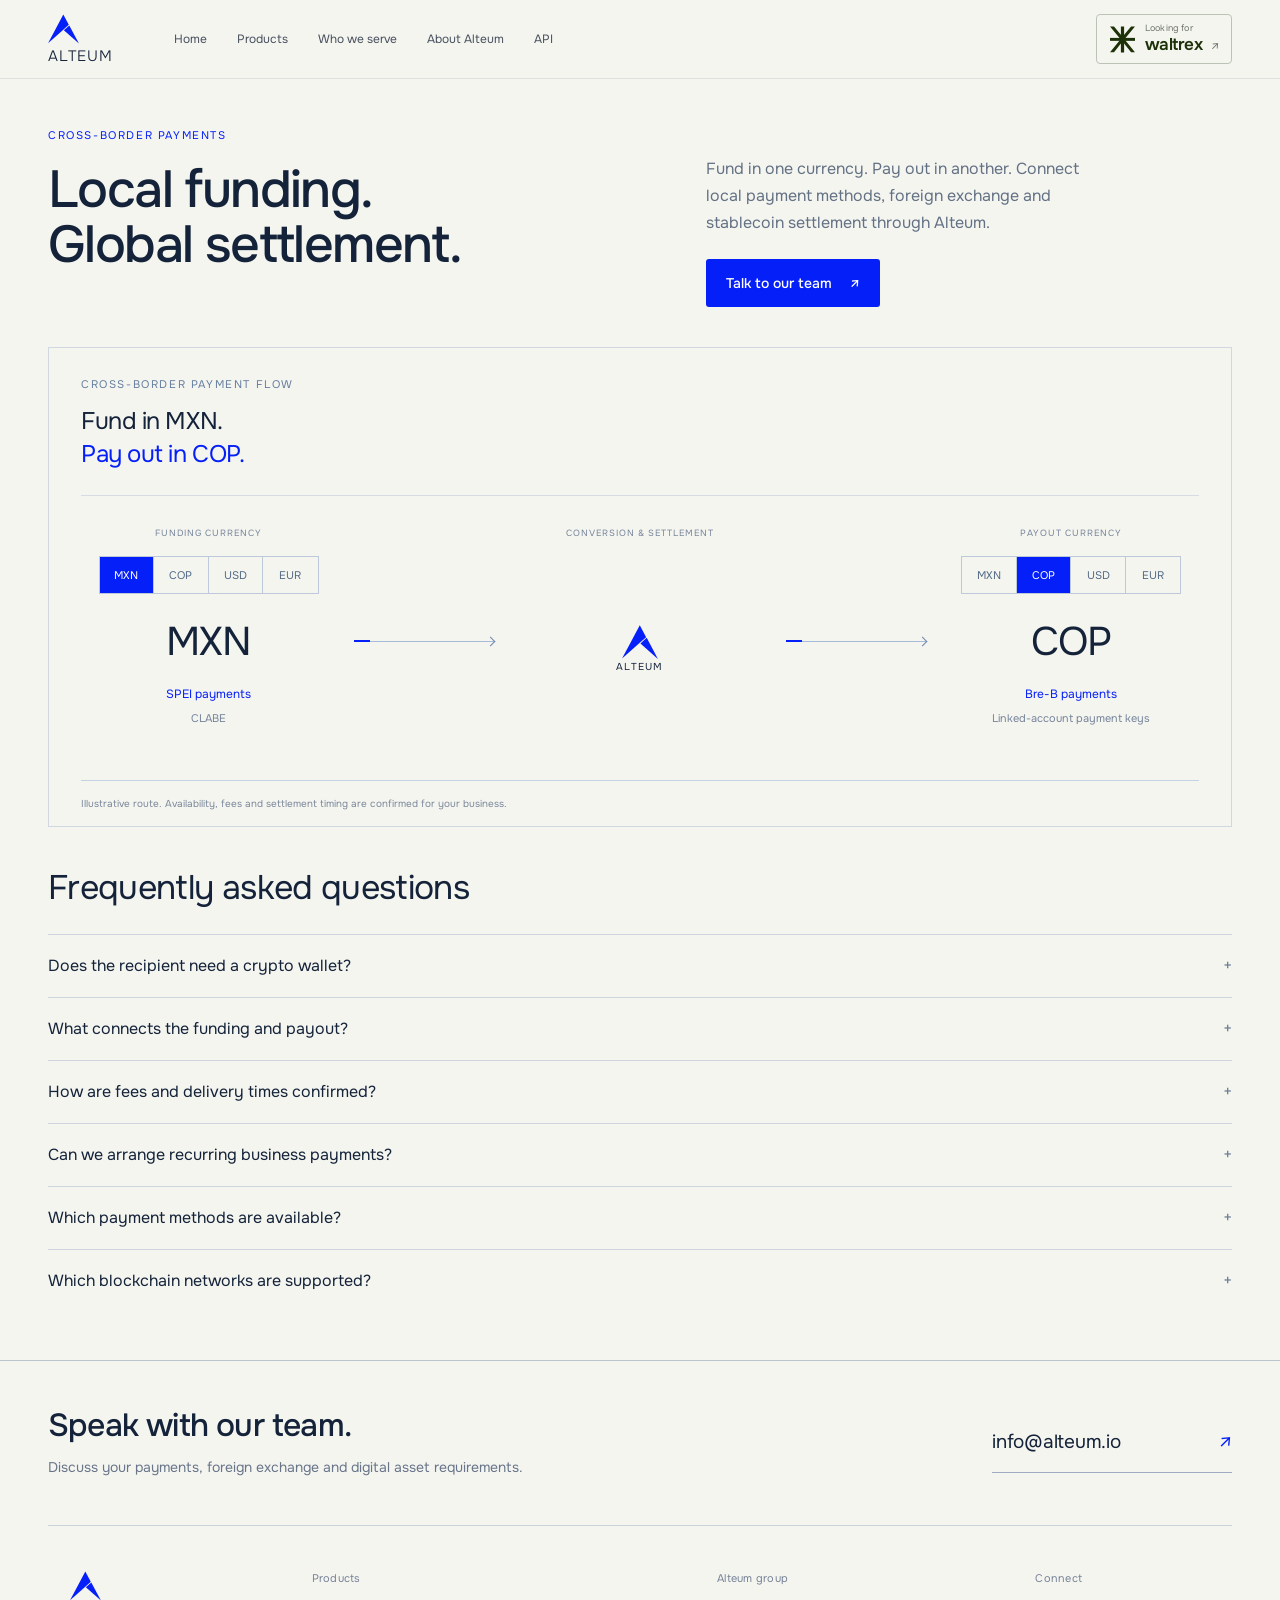
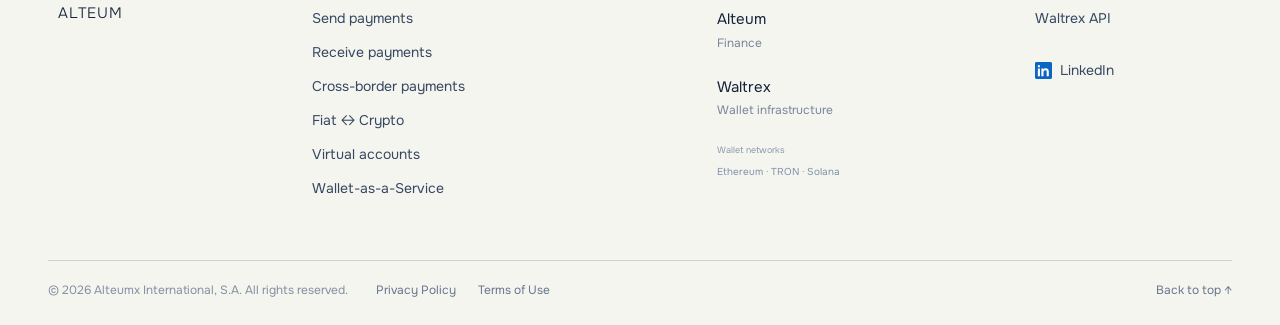
<file: products/cross-border-payments/index.html>
<!doctype html>
<html lang="en"><head><meta charset="utf-8"><meta name="viewport" content="width=device-width,initial-scale=1"><title>Cross-border payments | Alteum</title><meta name="description" content="Move funds across borders between MXN, COP, USD and EUR, with independent funding and payout currencies and USDT and USDC settlement."><meta name="theme-color" content="#0a0e27"><link rel="icon" href="/favicon.svg"><link rel="stylesheet" href="/products.css?v=detail2"><link rel="stylesheet" href="/product-detail.css?v=faq-font"><link rel="stylesheet" href="/brand.css?v=network-info"><link rel="stylesheet" href="/navigation.css?v=editorial-menu"><script src="/navigation.js?v=mega" defer></script><link rel="stylesheet" href="/waltrex-header.css?v=approved"><link rel="stylesheet" href="/footer-refinement.css?v=approved"><link rel="stylesheet" href="/navigation-approved.css?v=uniform-type"><script src="/header-preview-mobile.js" defer></script><link rel="stylesheet" href="/receive-institutional.css?v=1"><link rel="stylesheet" href="/receive-settlement-preview.css?v=methods-faq"><link rel="stylesheet" href="/cross-border-refined.css"><link rel="stylesheet" href="/mobile-polish.css?v=1"><link rel="stylesheet" href="/waltrex-button.css?v=approved"><link rel="stylesheet" href="/legal.css?v=1"><link rel="stylesheet" href="/polish.css?v=1"></head><body class="ri-preview" id="top"><a class="skip" href="#main">Skip to content</a><header><div class="nav wrap"><a href="/" class="brand" aria-label="Alteum home"><svg viewbox="315 180 166 156" aria-hidden="true"><polygon fill="#051ff9" points="396.9,261.9 315.3,333.8 397,180.5 426.3,235.7 396.9,261.9"></polygon><polygon fill="#051ff9" points="480.6,336 399.9,264.8 429,238.9"></polygon></svg><span>ALTEUM</span></a><nav aria-label="Main navigation"><a class="nav-home" href="/">Home</a><details class="home-products products-menu site-product-menu"><summary>Products</summary><div class="product-mega" aria-label="Alteum products"><a class="mega-product" href="/products/send-payments/"><span class="mega-icon"><svg viewbox="0 0 24 24" fill="none" stroke="currentColor" stroke-width="1.6" stroke-linecap="round" stroke-linejoin="round" aria-hidden="true"><rect x="5" y="8" width="14" height="12" rx="2"></rect><path d="M9 8V5h6v3M12 17v-5m-2 2 2-2 2 2"></path></svg></span><strong>Send payments</strong><p>Pay suppliers and partners in their receiving currency.</p></a><a class="mega-product" href="/products/cross-border-payments/"><span class="mega-icon"><svg viewbox="0 0 24 24" fill="none" stroke="currentColor" stroke-width="1.6" stroke-linecap="round" stroke-linejoin="round" aria-hidden="true"><circle cx="12" cy="12" r="8"></circle><ellipse cx="12" cy="12" rx="3.5" ry="8"></ellipse><path d="M4 12h16"></path></svg></span><strong>Cross-border payments</strong><p>Connect local funding to international payouts.</p></a><a class="mega-product" href="/products/virtual-account-issuance/"><span class="mega-icon"><svg viewbox="0 0 24 24" fill="none" stroke="currentColor" stroke-width="1.6" stroke-linecap="round" stroke-linejoin="round" aria-hidden="true"><rect x="5" y="5" width="14" height="15" rx="2"></rect><path d="M9 9h6M9 13h6M9 17h3"></path></svg></span><strong>Virtual accounts</strong><p>Dedicated payment details for business and customer collections.</p></a><a class="mega-product" href="/products/receive-payments/"><span class="mega-icon"><svg viewbox="0 0 24 24" fill="none" stroke="currentColor" stroke-width="1.6" stroke-linecap="round" stroke-linejoin="round" aria-hidden="true"><rect x="5" y="8" width="14" height="12" rx="2"></rect><path d="M9 8V5h6v3M12 12v5m-2-2 2 2 2-2"></path></svg></span><strong>Receive payments</strong><p>Collect local currency payments and connect them to settlement.</p></a><a class="mega-product" href="/products/fiat-stablecoin/"><span class="mega-icon"><svg viewbox="0 0 24 24" fill="none" stroke="currentColor" stroke-width="1.6" stroke-linecap="round" stroke-linejoin="round" aria-hidden="true"><path d="M4 8h15m-4-4 4 4-4 4M20 16H5m4 4-4-4 4-4"></path></svg></span><strong>Fiat ↔ Crypto</strong><p>Move between local currencies, USDT and USDC.</p></a><a target="_blank" rel="noopener noreferrer" class="mega-product mega-contact" href="https://home.waltrex.io/"><span class="mega-icon"><svg viewbox="0 0 24 24" fill="none" stroke="currentColor" stroke-width="1.6" stroke-linecap="round" stroke-linejoin="round" aria-hidden="true"><path d="M5 5h14v11h-7l-5 4v-4H5z"></path><path d="M9 9h6M9 12h4"></path></svg></span><strong>Wallet-as-a-Service</strong><p>Launch wallets inside your own app for your customers worldwide.</p></a></div></details><a href="/#audiences">Who we serve</a><a href="/about/">About Alteum</a><a href="https://waltrex.readme.io/reference/introduction" target="_blank" rel="noopener noreferrer">API</a></nav><a class="waltrex-header-link" href="https://home.waltrex.io/" target="_blank" rel="noopener noreferrer" aria-label="Looking for Waltrex? Visit Waltrex"><svg class="waltrex-header-symbol" viewbox="0 0 529 550" fill="none" xmlns="http://www.w3.org/2000/svg" aria-hidden="true"><path d="M85.0178 544.714H0.726644L223.808 268.552L0 0.0012207H84.6545L264.863 219.264L445.799 0.0012207H529L305.556 268.552L528.637 544.714H445.799L264.863 318.566L85.0178 544.714Z" fill="currentColor"></path><path d="M529 240.931H0V303.782H529V240.931Z" fill="currentColor"></path><path d="M298.543 549.951L298.543 0L230.454 0L230.454 549.951H298.543Z" fill="currentColor"></path></svg><span class="waltrex-header-copy"><small>Looking for</small><strong>waltrex <i>↗</i></strong></span></a><button class="menu-button" aria-label="Open navigation" aria-expanded="false">☰</button></div><div class="mobile-nav" hidden><a class="mobile-home" href="/">Home</a><div class="product-mega" aria-label="Alteum products"><a class="mega-product" href="/products/send-payments/"><span class="mega-icon"><svg viewbox="0 0 24 24" fill="none" stroke="currentColor" stroke-width="1.6" stroke-linecap="round" stroke-linejoin="round" aria-hidden="true"><rect x="5" y="8" width="14" height="12" rx="2"></rect><path d="M9 8V5h6v3M12 17v-5m-2 2 2-2 2 2"></path></svg></span><strong>Send payments</strong><p>Pay suppliers and partners in their receiving currency.</p></a><a class="mega-product" href="/products/cross-border-payments/"><span class="mega-icon"><svg viewbox="0 0 24 24" fill="none" stroke="currentColor" stroke-width="1.6" stroke-linecap="round" stroke-linejoin="round" aria-hidden="true"><circle cx="12" cy="12" r="8"></circle><ellipse cx="12" cy="12" rx="3.5" ry="8"></ellipse><path d="M4 12h16"></path></svg></span><strong>Cross-border payments</strong><p>Connect local funding to international payouts.</p></a><a class="mega-product" href="/products/virtual-account-issuance/"><span class="mega-icon"><svg viewbox="0 0 24 24" fill="none" stroke="currentColor" stroke-width="1.6" stroke-linecap="round" stroke-linejoin="round" aria-hidden="true"><rect x="5" y="5" width="14" height="15" rx="2"></rect><path d="M9 9h6M9 13h6M9 17h3"></path></svg></span><strong>Virtual accounts</strong><p>Dedicated payment details for business and customer collections.</p></a><a class="mega-product" href="/products/receive-payments/"><span class="mega-icon"><svg viewbox="0 0 24 24" fill="none" stroke="currentColor" stroke-width="1.6" stroke-linecap="round" stroke-linejoin="round" aria-hidden="true"><rect x="5" y="8" width="14" height="12" rx="2"></rect><path d="M9 8V5h6v3M12 12v5m-2-2 2 2 2-2"></path></svg></span><strong>Receive payments</strong><p>Collect local currency payments and connect them to settlement.</p></a><a class="mega-product" href="/products/fiat-stablecoin/"><span class="mega-icon"><svg viewbox="0 0 24 24" fill="none" stroke="currentColor" stroke-width="1.6" stroke-linecap="round" stroke-linejoin="round" aria-hidden="true"><path d="M4 8h15m-4-4 4 4-4 4M20 16H5m4 4-4-4 4-4"></path></svg></span><strong>Fiat ↔ Crypto</strong><p>Move between local currencies, USDT and USDC.</p></a><a target="_blank" rel="noopener noreferrer" class="mega-product mega-contact" href="https://home.waltrex.io/"><span class="mega-icon"><svg viewbox="0 0 24 24" fill="none" stroke="currentColor" stroke-width="1.6" stroke-linecap="round" stroke-linejoin="round" aria-hidden="true"><path d="M5 5h14v11h-7l-5 4v-4H5z"></path><path d="M9 9h6M9 12h4"></path></svg></span><strong>Wallet-as-a-Service</strong><p>Launch wallets inside your own app for your customers worldwide.</p></a></div><div class="mobile-extra"><a href="/#audiences">Who we serve</a><a href="/about/">About Alteum</a><a href="https://waltrex.readme.io/reference/introduction" target="_blank" rel="noopener noreferrer">API</a></div></div></header><div class="nav-scrim" aria-hidden="true"></div><main class="rs-main rs-cross-border" id="main"><section class="rs-intro rs-wrap"><div><span class="rs-kicker">CROSS-BORDER PAYMENTS</span><h1>Local funding.<br>Global settlement.</h1></div><div class="rs-intro-copy"><p>Fund in one currency. Pay out in another. Connect local payment methods, foreign exchange and stablecoin settlement through Alteum.</p><a class="rs-cta" href="mailto:info@alteum.io">Talk to our team <span>↗</span></a></div></section>
<section class="rs-flow rs-wrap" aria-label="Illustrative cross-border funding and payout route" id="payment-flow"><div class="rs-flow-top"><div><span class="rs-kicker">CROSS-BORDER PAYMENT FLOW</span><h2 id="rs-flow-heading">Fund in MXN.<br><span class="rs-outcome">Pay out in COP.</span></h2></div></div>
<div class="rs-diagram"><div class="rs-endpoint"><span class="rs-stage">FUNDING CURRENCY</span><div class="rs-side-selector" role="group" aria-label="Funding currency"><button type="button" data-side="funding" data-code="MXN" aria-pressed="true">MXN</button><button type="button" data-side="funding" data-code="COP" aria-pressed="false">COP</button><button type="button" data-side="funding" data-code="USD" aria-pressed="false">USD</button><button type="button" data-side="funding" data-code="EUR" aria-pressed="false">EUR</button></div><strong id="cb-origin-currency">MXN</strong><span class="rs-method" id="cb-origin-method"><span class="rs-method-rail">SPEI payments</span><span class="rs-method-detail">CLABE</span></span></div><div class="rs-connector" aria-hidden="true"><i></i><b></b></div><div class="rs-execution"><span class="rs-stage">CONVERSION &amp; SETTLEMENT</span><svg viewbox="315 180 166 156" aria-hidden="true"><polygon fill="currentColor" points="396.9,261.9 315.3,333.8 397,180.5 426.3,235.7 396.9,261.9"></polygon><polygon fill="currentColor" points="480.6,336 399.9,264.8 429,238.9"></polygon></svg><strong>ALTEUM</strong></div><div class="rs-connector" aria-hidden="true"><i></i><b></b></div><div class="rs-endpoint rs-destination"><span class="rs-stage">PAYOUT CURRENCY</span><div class="rs-side-selector" role="group" aria-label="Payout currency"><button type="button" data-side="payout" data-code="MXN" aria-pressed="false">MXN</button><button type="button" data-side="payout" data-code="COP" aria-pressed="true">COP</button><button type="button" data-side="payout" data-code="USD" aria-pressed="false">USD</button><button type="button" data-side="payout" data-code="EUR" aria-pressed="false">EUR</button></div><strong id="cb-destination-currency">COP</strong><span class="rs-method" id="cb-destination-method"><span class="rs-method-rail">Bre-B payments</span><span class="rs-method-detail">Linked-account payment keys</span></span></div></div>
<div class="rs-flow-bottom"><small>Illustrative route. Availability, fees and settlement timing are confirmed for your business.</small></div></section>
<section class="ri-wrap ri-faq"><h2>Frequently asked questions</h2><details><summary>Does the recipient need a crypto wallet?<span>+</span></summary><p>For a local bank payout, the recipient receives the agreed fiat currency. They do not need a crypto wallet for that payout.</p></details><details><summary>What connects the funding and payout?<span>+</span></summary><p>Alteum coordinates the funding, currency conversion, settlement and local payout. USDT and USDC are the primary stablecoin focus.</p></details><details><summary>How are fees and delivery times confirmed?<span>+</span></summary><p>Share the funding currency, payout currency, amount and payment purpose. Our team will confirm the funding instructions, conversion terms, charges and expected payout window.</p></details><details><summary>Can we arrange recurring business payments?<span>+</span></summary><p>Contact our team with your payment frequency, currencies and recipient requirements to discuss the appropriate setup.</p></details><details><summary>Which payment methods are available?<span>+</span></summary><ul class="payment-methods-faq"><li><strong>MXN</strong><span>SPEI payments with CLABE.</span></li><li><strong>EUR</strong><span>SEPA and SWIFT payments with IBAN.</span></li><li><strong>USD</strong><span>Domestic wire, international wire (SWIFT), ACH, RTP and FedNow.</span></li><li><strong>COP</strong><span>Bre-B payments with linked-account payment keys.</span></li></ul></details><details><summary>Which blockchain networks are supported?<span>+</span></summary><p>Crypto and wallet infrastructure supports Ethereum, TRON and Solana. Supported tokens, deposit addresses and transfer instructions are confirmed for the selected network.</p></details></section><footer class="institutional-footer" id="contact"><div class="if-inner"><div class="if-contact"><div><h2>Speak with our team.</h2><p>Discuss your payments, foreign exchange and digital asset requirements.</p></div><a href="mailto:info@alteum.io">info@alteum.io <span>↗</span></a></div><div class="if-columns"><div class="if-brand"><a class="exact-brand" href="#"><svg viewbox="315 180 166 156" aria-hidden="true"><polygon fill="#051ff9" points="396.9,261.9 315.3,333.8 397,180.5 426.3,235.7 396.9,261.9"></polygon><polygon fill="#051ff9" points="480.6,336 399.9,264.8 429,238.9"></polygon></svg><span>ALTEUM</span></a></div><div class="if-products"><h3>Products</h3><a href="/products/send-payments/">Send payments</a><a href="/products/receive-payments/">Receive payments</a><a href="/products/cross-border-payments/">Cross-border payments</a><a href="/products/fiat-stablecoin/">Fiat ↔ Crypto</a><a href="/products/virtual-account-issuance/">Virtual accounts</a><a href="https://home.waltrex.io/" target="_blank" rel="noopener noreferrer">Wallet-as-a-Service</a></div><div class="if-group" id="companies"><h3>Alteum group</h3><a href="/"><span>Alteum</span><small>Finance</small></a><a id="waltrex" href="https://home.waltrex.io/" target="_blank" rel="noopener noreferrer"><span>Waltrex</span><small>Wallet infrastructure</small></a><p class="if-networks"><small>Wallet networks</small><span>Ethereum · TRON · Solana</span></p></div><div class="if-connect"><h3>Connect</h3><a href="https://waltrex.readme.io/reference/introduction" target="_blank" rel="noopener noreferrer">Waltrex API</a><a class="footer-linkedin" href="https://www.linkedin.com/company/alteumholding/home/" target="_blank" rel="noopener noreferrer" aria-label="Alteum on LinkedIn"><svg xmlns="http://www.w3.org/2000/svg" viewbox="0 0 24 24" aria-hidden="true"><rect width="24" height="24" rx="2" fill="#0a66c2"></rect><circle cx="5.5" cy="6" r="1.6" fill="#fff"></circle><path fill="#fff" d="M4 9h3v11H4zM9 9h2.9v1.5c.6-1.1 1.7-1.8 3.3-1.8 3.1 0 4.3 1.9 4.3 5.1V20h-3v-5.6c0-1.7-.3-2.9-1.9-2.9-1.8 0-2.6 1.1-2.6 3.3V20H9z"></path></svg><span>LinkedIn</span></a></div></div><div class="if-bottom"><div class="if-bottom-left"><span>© 2026 Alteumx International, S.A. All rights reserved.</span><nav class="if-legal" aria-label="Legal"><a href="/privacy/">Privacy Policy</a><a href="/terms/">Terms of Use</a></nav></div><a href="#">Back to top ↑</a></div></div></footer></main><script src="/cross-border-route-preview.js?v=eur-swift" defer></script></body></html>
</file>
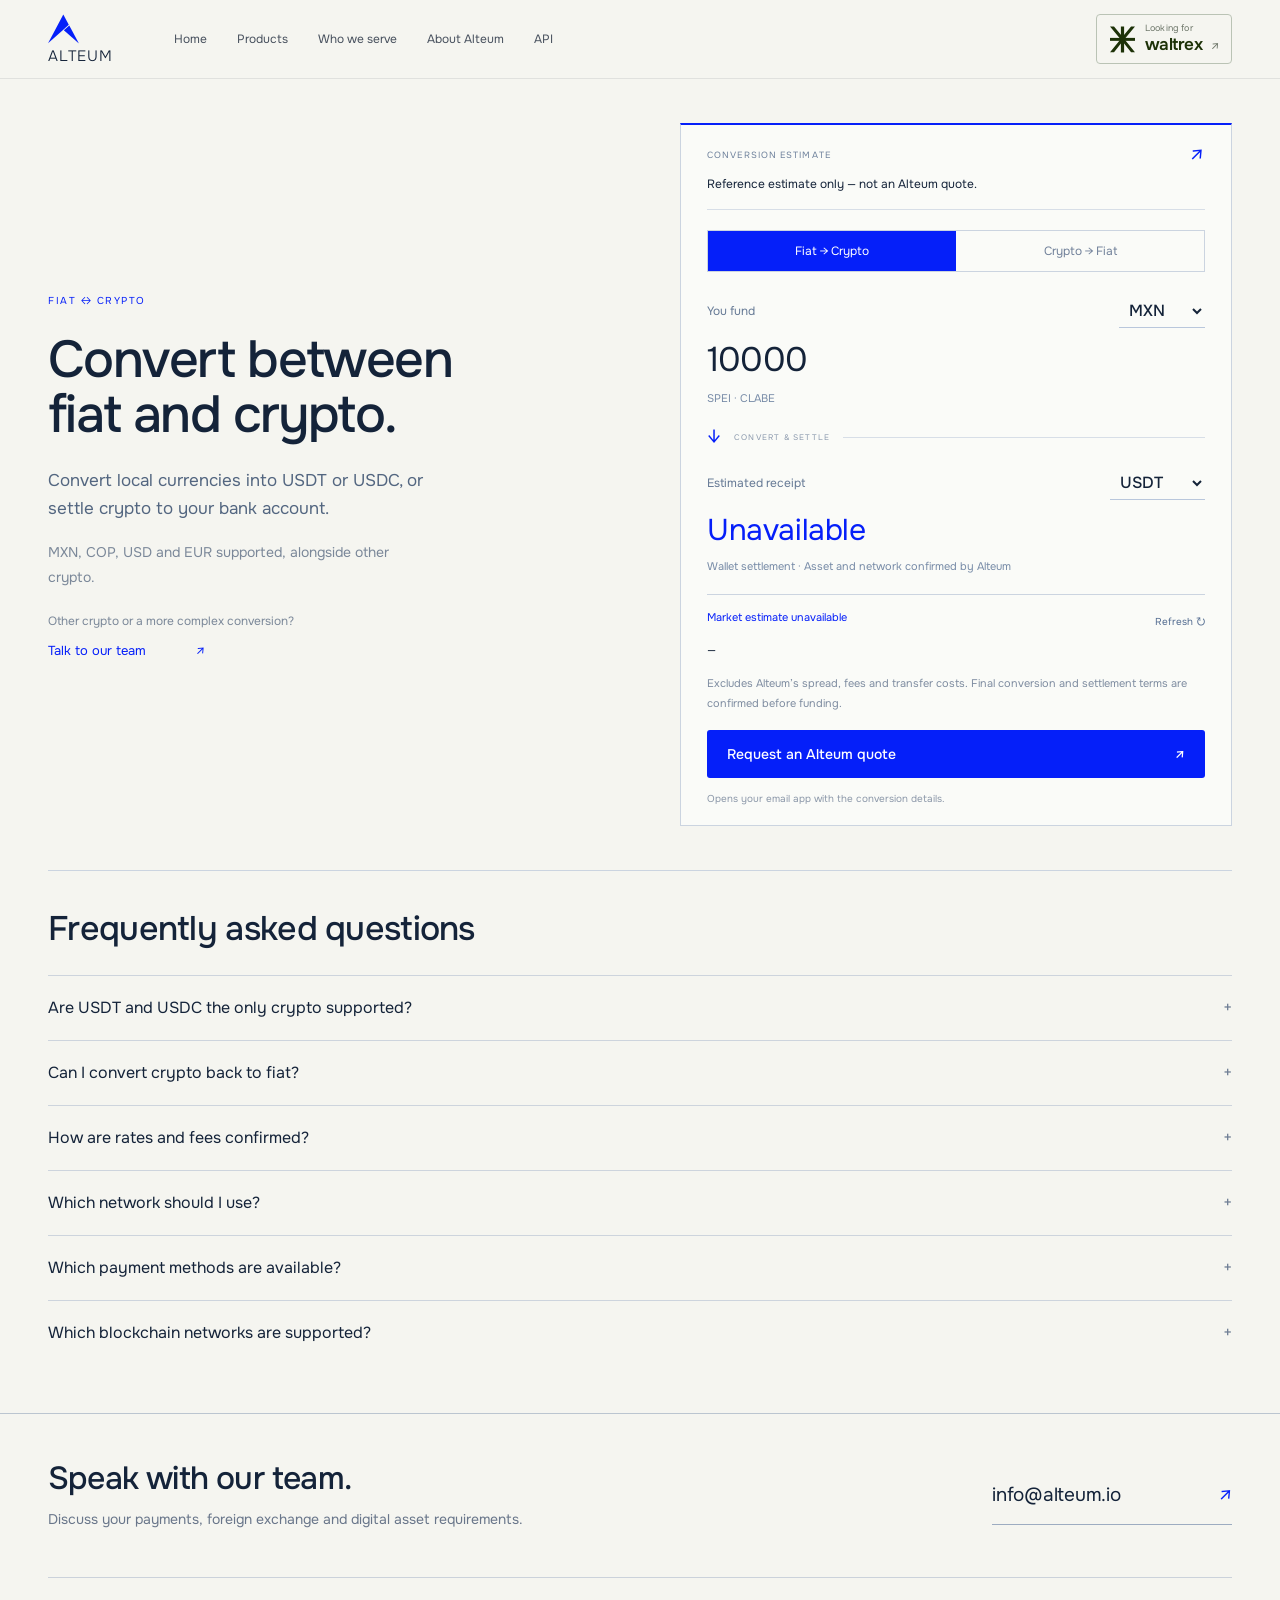
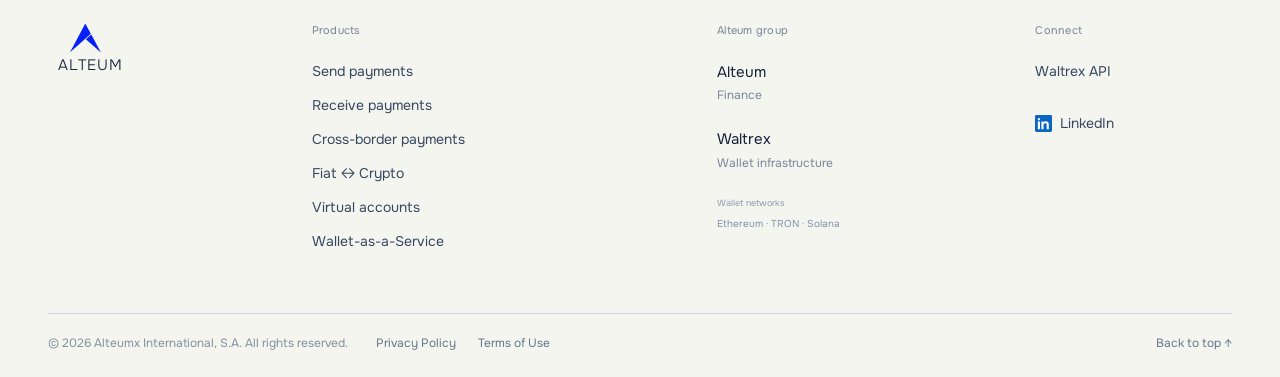
<file: products/fiat-stablecoin/index.html>
<!doctype html>
<html lang="en"><head><meta charset="utf-8"><meta name="viewport" content="width=device-width,initial-scale=1"><title>Fiat ↔ Crypto | Alteum</title><meta name="description" content="Convert MXN, COP, USD and EUR into USDT or USDC, or settle crypto back to your bank account. Final rates are confirmed before funding."><meta name="theme-color" content="#0a0e27"><link rel="icon" href="/favicon.svg"><link rel="stylesheet" href="/products.css?v=detail2"><link rel="stylesheet" href="/product-detail.css?v=faq-font"><link rel="stylesheet" href="/brand.css?v=network-info"><link rel="stylesheet" href="/navigation.css?v=editorial-menu"><script src="/navigation.js?v=mega" defer></script><link rel="stylesheet" href="/waltrex-header.css?v=approved"><link rel="stylesheet" href="/footer-refinement.css?v=approved"><link rel="stylesheet" href="/navigation-approved.css?v=uniform-type"><script src="/header-preview-mobile.js" defer></script><link rel="stylesheet" href="/receive-institutional.css?v=1"><link rel="stylesheet" href="/receive-settlement-preview.css?v=methods-faq"><link rel="stylesheet" href="/conversion-desk-preview.css?v=polished"><link rel="stylesheet" href="/live-market-preview.css?v=reference-only"><link rel="stylesheet" href="/mobile-polish.css?v=1"><link rel="stylesheet" href="/waltrex-button.css?v=approved"><link rel="stylesheet" href="/legal.css?v=1"><link rel="stylesheet" href="/polish.css?v=1"></head><body class="ri-preview" id="top"><a class="skip" href="#main">Skip to content</a><header><div class="nav wrap"><a href="/" class="brand" aria-label="Alteum home"><svg viewbox="315 180 166 156" aria-hidden="true"><polygon fill="#051ff9" points="396.9,261.9 315.3,333.8 397,180.5 426.3,235.7 396.9,261.9"></polygon><polygon fill="#051ff9" points="480.6,336 399.9,264.8 429,238.9"></polygon></svg><span>ALTEUM</span></a><nav aria-label="Main navigation"><a class="nav-home" href="/">Home</a><details class="home-products products-menu site-product-menu"><summary>Products</summary><div class="product-mega" aria-label="Alteum products"><a class="mega-product" href="/products/send-payments/"><span class="mega-icon"><svg viewbox="0 0 24 24" fill="none" stroke="currentColor" stroke-width="1.6" stroke-linecap="round" stroke-linejoin="round" aria-hidden="true"><rect x="5" y="8" width="14" height="12" rx="2"></rect><path d="M9 8V5h6v3M12 17v-5m-2 2 2-2 2 2"></path></svg></span><strong>Send payments</strong><p>Pay suppliers and partners in their receiving currency.</p></a><a class="mega-product" href="/products/cross-border-payments/"><span class="mega-icon"><svg viewbox="0 0 24 24" fill="none" stroke="currentColor" stroke-width="1.6" stroke-linecap="round" stroke-linejoin="round" aria-hidden="true"><circle cx="12" cy="12" r="8"></circle><ellipse cx="12" cy="12" rx="3.5" ry="8"></ellipse><path d="M4 12h16"></path></svg></span><strong>Cross-border payments</strong><p>Connect local funding to international payouts.</p></a><a class="mega-product" href="/products/virtual-account-issuance/"><span class="mega-icon"><svg viewbox="0 0 24 24" fill="none" stroke="currentColor" stroke-width="1.6" stroke-linecap="round" stroke-linejoin="round" aria-hidden="true"><rect x="5" y="5" width="14" height="15" rx="2"></rect><path d="M9 9h6M9 13h6M9 17h3"></path></svg></span><strong>Virtual accounts</strong><p>Dedicated payment details for business and customer collections.</p></a><a class="mega-product" href="/products/receive-payments/"><span class="mega-icon"><svg viewbox="0 0 24 24" fill="none" stroke="currentColor" stroke-width="1.6" stroke-linecap="round" stroke-linejoin="round" aria-hidden="true"><rect x="5" y="8" width="14" height="12" rx="2"></rect><path d="M9 8V5h6v3M12 12v5m-2-2 2 2 2-2"></path></svg></span><strong>Receive payments</strong><p>Collect local currency payments and connect them to settlement.</p></a><a class="mega-product" href="/products/fiat-stablecoin/"><span class="mega-icon"><svg viewbox="0 0 24 24" fill="none" stroke="currentColor" stroke-width="1.6" stroke-linecap="round" stroke-linejoin="round" aria-hidden="true"><path d="M4 8h15m-4-4 4 4-4 4M20 16H5m4 4-4-4 4-4"></path></svg></span><strong>Fiat ↔ Crypto</strong><p>Move between local currencies, USDT and USDC.</p></a><a target="_blank" rel="noopener noreferrer" class="mega-product mega-contact" href="https://home.waltrex.io/"><span class="mega-icon"><svg viewbox="0 0 24 24" fill="none" stroke="currentColor" stroke-width="1.6" stroke-linecap="round" stroke-linejoin="round" aria-hidden="true"><path d="M5 5h14v11h-7l-5 4v-4H5z"></path><path d="M9 9h6M9 12h4"></path></svg></span><strong>Wallet-as-a-Service</strong><p>Launch wallets inside your own app for your customers worldwide.</p></a></div></details><a href="/#audiences">Who we serve</a><a href="/about/">About Alteum</a><a href="https://waltrex.readme.io/reference/introduction" target="_blank" rel="noopener noreferrer">API</a></nav><a class="waltrex-header-link" href="https://home.waltrex.io/" target="_blank" rel="noopener noreferrer" aria-label="Looking for Waltrex? Visit Waltrex"><svg class="waltrex-header-symbol" viewbox="0 0 529 550" fill="none" xmlns="http://www.w3.org/2000/svg" aria-hidden="true"><path d="M85.0178 544.714H0.726644L223.808 268.552L0 0.0012207H84.6545L264.863 219.264L445.799 0.0012207H529L305.556 268.552L528.637 544.714H445.799L264.863 318.566L85.0178 544.714Z" fill="currentColor"></path><path d="M529 240.931H0V303.782H529V240.931Z" fill="currentColor"></path><path d="M298.543 549.951L298.543 0L230.454 0L230.454 549.951H298.543Z" fill="currentColor"></path></svg><span class="waltrex-header-copy"><small>Looking for</small><strong>waltrex <i>↗</i></strong></span></a><button class="menu-button" aria-label="Open navigation" aria-expanded="false">☰</button></div><div class="mobile-nav" hidden><a class="mobile-home" href="/">Home</a><div class="product-mega" aria-label="Alteum products"><a class="mega-product" href="/products/send-payments/"><span class="mega-icon"><svg viewbox="0 0 24 24" fill="none" stroke="currentColor" stroke-width="1.6" stroke-linecap="round" stroke-linejoin="round" aria-hidden="true"><rect x="5" y="8" width="14" height="12" rx="2"></rect><path d="M9 8V5h6v3M12 17v-5m-2 2 2-2 2 2"></path></svg></span><strong>Send payments</strong><p>Pay suppliers and partners in their receiving currency.</p></a><a class="mega-product" href="/products/cross-border-payments/"><span class="mega-icon"><svg viewbox="0 0 24 24" fill="none" stroke="currentColor" stroke-width="1.6" stroke-linecap="round" stroke-linejoin="round" aria-hidden="true"><circle cx="12" cy="12" r="8"></circle><ellipse cx="12" cy="12" rx="3.5" ry="8"></ellipse><path d="M4 12h16"></path></svg></span><strong>Cross-border payments</strong><p>Connect local funding to international payouts.</p></a><a class="mega-product" href="/products/virtual-account-issuance/"><span class="mega-icon"><svg viewbox="0 0 24 24" fill="none" stroke="currentColor" stroke-width="1.6" stroke-linecap="round" stroke-linejoin="round" aria-hidden="true"><rect x="5" y="5" width="14" height="15" rx="2"></rect><path d="M9 9h6M9 13h6M9 17h3"></path></svg></span><strong>Virtual accounts</strong><p>Dedicated payment details for business and customer collections.</p></a><a class="mega-product" href="/products/receive-payments/"><span class="mega-icon"><svg viewbox="0 0 24 24" fill="none" stroke="currentColor" stroke-width="1.6" stroke-linecap="round" stroke-linejoin="round" aria-hidden="true"><rect x="5" y="8" width="14" height="12" rx="2"></rect><path d="M9 8V5h6v3M12 12v5m-2-2 2 2 2-2"></path></svg></span><strong>Receive payments</strong><p>Collect local currency payments and connect them to settlement.</p></a><a class="mega-product" href="/products/fiat-stablecoin/"><span class="mega-icon"><svg viewbox="0 0 24 24" fill="none" stroke="currentColor" stroke-width="1.6" stroke-linecap="round" stroke-linejoin="round" aria-hidden="true"><path d="M4 8h15m-4-4 4 4-4 4M20 16H5m4 4-4-4 4-4"></path></svg></span><strong>Fiat ↔ Crypto</strong><p>Move between local currencies, USDT and USDC.</p></a><a target="_blank" rel="noopener noreferrer" class="mega-product mega-contact" href="https://home.waltrex.io/"><span class="mega-icon"><svg viewbox="0 0 24 24" fill="none" stroke="currentColor" stroke-width="1.6" stroke-linecap="round" stroke-linejoin="round" aria-hidden="true"><path d="M5 5h14v11h-7l-5 4v-4H5z"></path><path d="M9 9h6M9 12h4"></path></svg></span><strong>Wallet-as-a-Service</strong><p>Launch wallets inside your own app for your customers worldwide.</p></a></div><div class="mobile-extra"><a href="/#audiences">Who we serve</a><a href="/about/">About Alteum</a><a href="https://waltrex.readme.io/reference/introduction" target="_blank" rel="noopener noreferrer">API</a></div></div></header><div class="nav-scrim" aria-hidden="true"></div><main class="conversion-desk" id="main"><section class="desk-hero"><div class="desk-intro"><span class="desk-eyebrow">FIAT ↔ CRYPTO</span><h1>Convert between<br>fiat and crypto.</h1><p>Convert local currencies into USDT or USDC, or settle crypto to your bank account.</p><p class="desk-secondary">MXN, COP, USD and EUR supported, alongside other crypto.</p><div class="desk-contact"><span>Other crypto or a more complex conversion?</span><a href="mailto:info@alteum.io">Talk to our team <i>↗</i></a></div></div><form class="desk-ticket" id="conversion-request"><div class="desk-ticket-top"><span>CONVERSION ESTIMATE</span><span class="desk-ticket-symbol" aria-hidden="true">↗</span></div><p class="desk-estimate-notice">Reference estimate only — not an Alteum quote.</p><div class="desk-direction" role="group" aria-label="Conversion direction"><button type="button" data-desk-direction="on" aria-pressed="true">Fiat → Crypto</button><button type="button" data-desk-direction="off" aria-pressed="false">Crypto → Fiat</button></div><div class="desk-fund"><div class="desk-field-heading"><label for="desk-amount">You fund</label><select id="desk-from" aria-label="Funding currency"><option>MXN</option><option>COP</option><option>USD</option><option>EUR</option></select></div><input id="desk-amount" name="amount" type="text" inputmode="decimal" autocomplete="off" placeholder="Enter amount" aria-describedby="desk-amount-note" required pattern="[0-9]+([.,][0-9]{1,8})?"><span class="desk-method" id="desk-from-method">SPEI · CLABE</span></div><div class="desk-divider"><span aria-hidden="true">↓</span><small>CONVERT &amp; SETTLE</small></div><div class="desk-receive"><div class="desk-field-heading"><span>You receive</span><select id="desk-to" aria-label="Receiving asset"><option>USDT</option><option>USDC</option></select></div><p class="desk-quote">Quoted by Alteum</p><span class="desk-method" id="desk-to-method">Wallet settlement · Network confirmed with your team</span></div><div class="desk-terms"><div><span>Exchange rate</span><strong>Confirmed with your quote</strong></div><div><span>Fees &amp; settlement</span><strong>Confirmed before funding</strong></div></div><button class="desk-submit" type="submit">Request an Alteum quote <span aria-hidden="true">↗</span></button><p class="desk-note" id="desk-amount-note">Opens your email app with the conversion details.</p></form></section><section class="ri-wrap ri-faq"><h2>Frequently asked questions</h2><details><summary>Are USDT and USDC the only crypto supported?<span>+</span></summary><p>USDT and USDC are the main stablecoin focus. Other crypto is also supported. Contact our team with the asset, amount and receiving destination to confirm your conversion.</p></details><details><summary>Can I convert crypto back to fiat?<span>+</span></summary><p>Yes. Discuss your funding asset, fiat currency and receiving bank details with the team to confirm the available conversion and settlement arrangement.</p></details><details><summary>How are rates and fees confirmed?<span>+</span></summary><p>Confirm the asset pair, amount, exchange rate, fees and intended receiving amount before funding your conversion.</p></details><details><summary>Which network should I use?<span>+</span></summary><p>Use only the network and destination provided for your conversion instruction. Confirm the asset, network and address before transferring.</p></details><details><summary>Which payment methods are available?<span>+</span></summary><ul class="payment-methods-faq"><li><strong>MXN</strong><span>SPEI payments with CLABE.</span></li><li><strong>EUR</strong><span>SEPA and SWIFT payments with IBAN.</span></li><li><strong>USD</strong><span>Domestic wire, international wire (SWIFT), ACH, RTP and FedNow.</span></li><li><strong>COP</strong><span>Bre-B payments with linked-account payment keys.</span></li></ul></details><details><summary>Which blockchain networks are supported?<span>+</span></summary><p>Crypto and wallet infrastructure supports Ethereum, TRON and Solana. Supported tokens, deposit addresses and transfer instructions are confirmed for the selected network.</p></details></section><footer class="institutional-footer" id="contact"><div class="if-inner"><div class="if-contact"><div><h2>Speak with our team.</h2><p>Discuss your payments, foreign exchange and digital asset requirements.</p></div><a href="mailto:info@alteum.io">info@alteum.io <span>↗</span></a></div><div class="if-columns"><div class="if-brand"><a class="exact-brand" href="/"><svg viewbox="315 180 166 156" aria-hidden="true"><polygon fill="#051ff9" points="396.9,261.9 315.3,333.8 397,180.5 426.3,235.7 396.9,261.9"></polygon><polygon fill="#051ff9" points="480.6,336 399.9,264.8 429,238.9"></polygon></svg><span>ALTEUM</span></a></div><div class="if-products"><h3>Products</h3><a href="/products/send-payments/">Send payments</a><a href="/products/receive-payments/">Receive payments</a><a href="/products/cross-border-payments/">Cross-border payments</a><a href="/products/fiat-stablecoin/">Fiat ↔ Crypto</a><a href="/products/virtual-account-issuance/">Virtual accounts</a><a href="https://home.waltrex.io/" target="_blank" rel="noopener noreferrer">Wallet-as-a-Service</a></div><div class="if-group" id="companies"><h3>Alteum group</h3><a href="/"><span>Alteum</span><small>Finance</small></a><a id="waltrex" href="https://home.waltrex.io/" target="_blank" rel="noopener noreferrer"><span>Waltrex</span><small>Wallet infrastructure</small></a><p class="if-networks"><small>Wallet networks</small><span>Ethereum · TRON · Solana</span></p></div><div class="if-connect"><h3>Connect</h3><a href="https://waltrex.readme.io/reference/introduction" target="_blank" rel="noopener noreferrer">Waltrex API</a><a class="footer-linkedin" href="https://www.linkedin.com/company/alteumholding/home/" target="_blank" rel="noopener noreferrer" aria-label="Alteum on LinkedIn"><svg xmlns="http://www.w3.org/2000/svg" viewbox="0 0 24 24" aria-hidden="true"><rect width="24" height="24" rx="2" fill="#0a66c2"></rect><circle cx="5.5" cy="6" r="1.6" fill="#fff"></circle><path fill="#fff" d="M4 9h3v11H4zM9 9h2.9v1.5c.6-1.1 1.7-1.8 3.3-1.8 3.1 0 4.3 1.9 4.3 5.1V20h-3v-5.6c0-1.7-.3-2.9-1.9-2.9-1.8 0-2.6 1.1-2.6 3.3V20H9z"></path></svg><span>LinkedIn</span></a></div></div><div class="if-bottom"><div class="if-bottom-left"><span>© 2026 Alteumx International, S.A. All rights reserved.</span><nav class="if-legal" aria-label="Legal"><a href="/privacy/">Privacy Policy</a><a href="/terms/">Terms of Use</a></nav></div><a href="#">Back to top ↑</a></div></div></footer></main><script src="/conversion-desk-preview.js?v=final" defer></script><script src="/live-market-preview.js?v=final" defer></script></body></html>
</file>
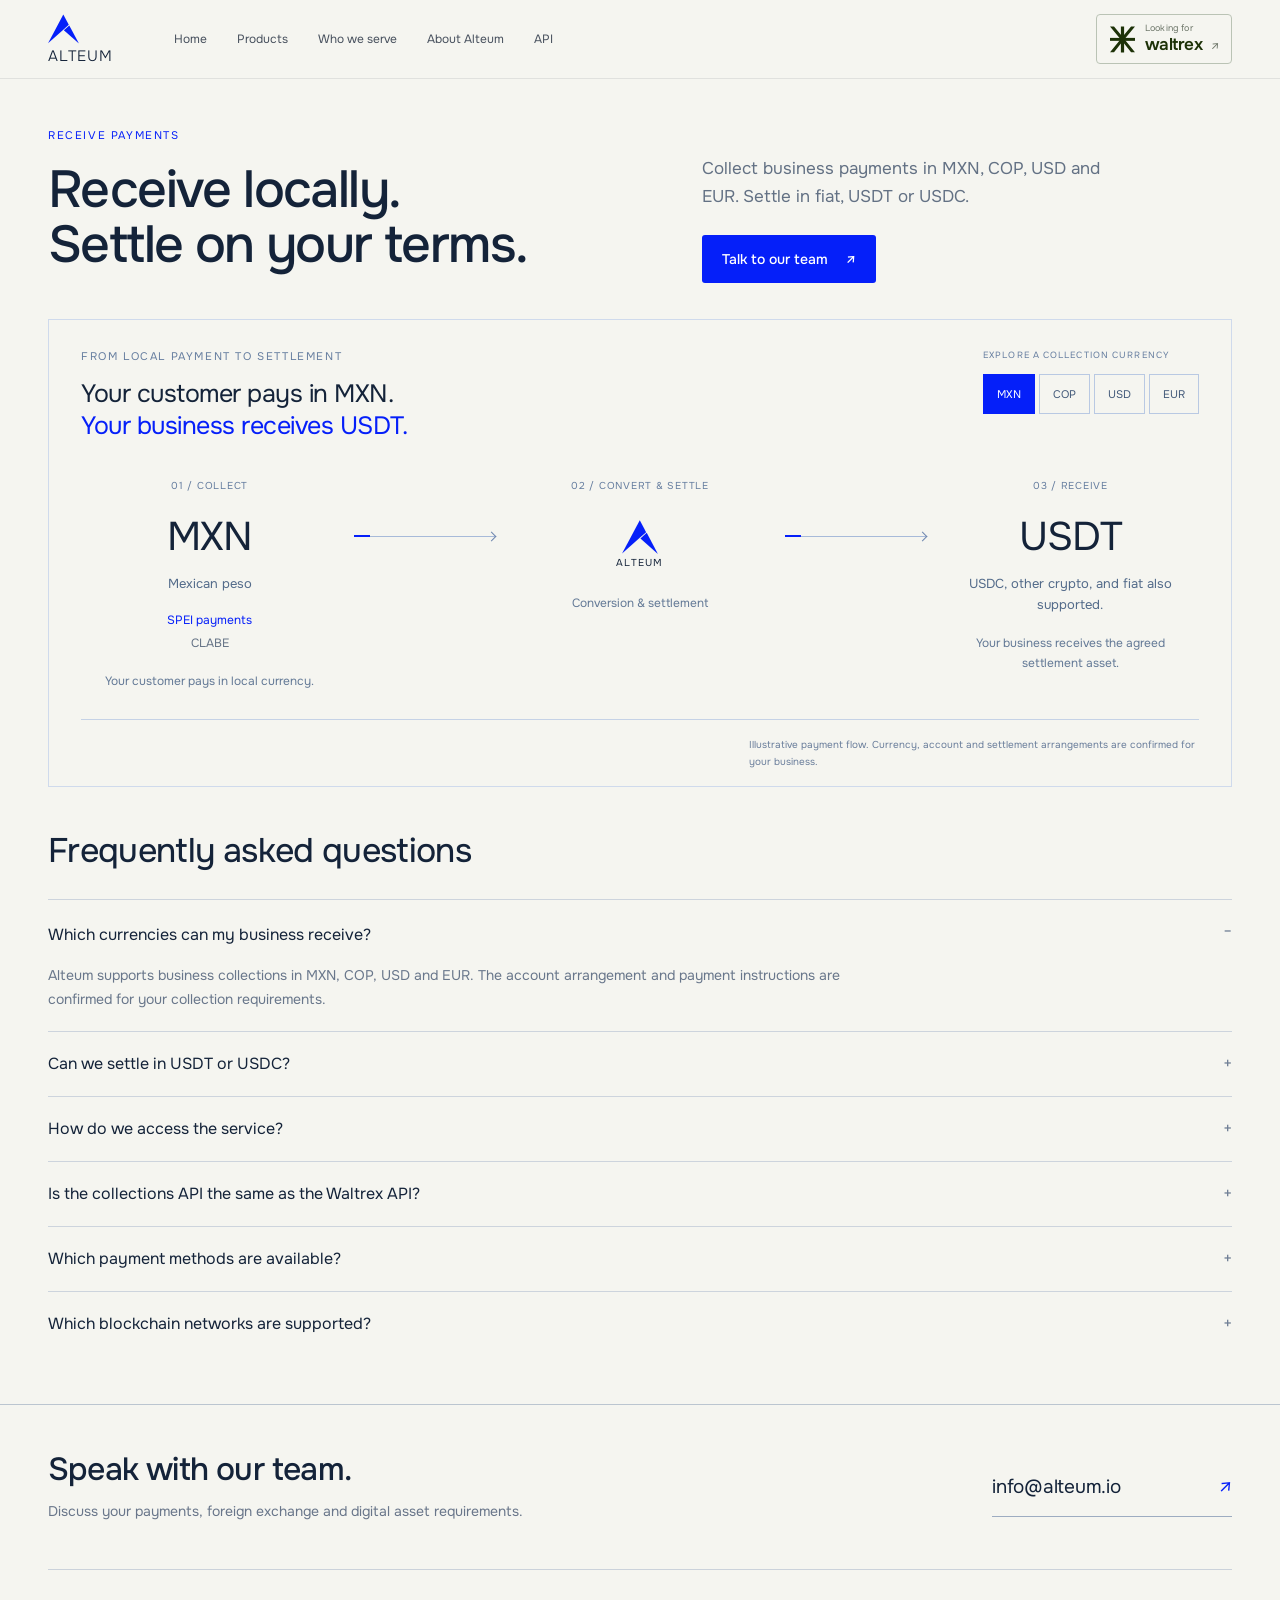
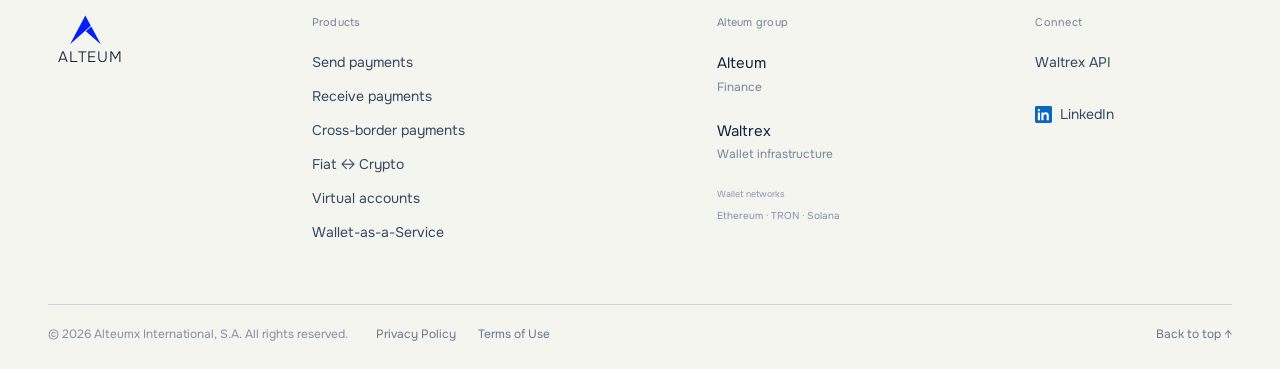
<file: products/receive-payments/index.html>
<!doctype html>
<html lang="en"><head><meta charset="utf-8"><meta name="viewport" content="width=device-width,initial-scale=1"><title>Receive payments | Alteum</title><meta name="description" content="Receive business payments in local currencies and connect incoming funds to your treasury. Settle in fiat or convert to USDT and USDC, with collection and conversion planned together."><meta name="theme-color" content="#0a0e27"><link rel="icon" href="/favicon.svg"><link rel="stylesheet" href="/products.css?v=detail2"><link rel="stylesheet" href="/product-detail.css?v=faq-font"><link rel="stylesheet" href="/brand.css?v=network-info"><link rel="stylesheet" href="/navigation.css?v=editorial-menu"><script src="/navigation.js?v=mega" defer></script><link rel="stylesheet" href="/waltrex-header.css?v=approved"><link rel="stylesheet" href="/footer-refinement.css?v=approved"><link rel="stylesheet" href="/navigation-approved.css?v=uniform-type"><script src="/header-preview-mobile.js" defer></script><link rel="stylesheet" href="/receive-institutional.css?v=1"><link rel="stylesheet" href="/receive-settlement-preview.css?v=methods-faq"><link rel="stylesheet" href="/mobile-polish.css?v=1"><link rel="stylesheet" href="/waltrex-button.css?v=approved"><link rel="stylesheet" href="/legal.css?v=1"><link rel="stylesheet" href="/polish.css?v=1"></head><body class="ri-preview" id="top"><a class="skip" href="#main">Skip to content</a><header><div class="nav wrap"><a href="/" class="brand" aria-label="Alteum home"><svg viewbox="315 180 166 156" aria-hidden="true"><polygon fill="#051ff9" points="396.9,261.9 315.3,333.8 397,180.5 426.3,235.7 396.9,261.9"></polygon><polygon fill="#051ff9" points="480.6,336 399.9,264.8 429,238.9"></polygon></svg><span>ALTEUM</span></a><nav aria-label="Main navigation"><a class="nav-home" href="/">Home</a><details class="home-products products-menu site-product-menu"><summary>Products</summary><div class="product-mega" aria-label="Alteum products"><a class="mega-product" href="/products/send-payments/"><span class="mega-icon"><svg viewbox="0 0 24 24" fill="none" stroke="currentColor" stroke-width="1.6" stroke-linecap="round" stroke-linejoin="round" aria-hidden="true"><rect x="5" y="8" width="14" height="12" rx="2"></rect><path d="M9 8V5h6v3M12 17v-5m-2 2 2-2 2 2"></path></svg></span><strong>Send payments</strong><p>Pay suppliers and partners in their receiving currency.</p></a><a class="mega-product" href="/products/cross-border-payments/"><span class="mega-icon"><svg viewbox="0 0 24 24" fill="none" stroke="currentColor" stroke-width="1.6" stroke-linecap="round" stroke-linejoin="round" aria-hidden="true"><circle cx="12" cy="12" r="8"></circle><ellipse cx="12" cy="12" rx="3.5" ry="8"></ellipse><path d="M4 12h16"></path></svg></span><strong>Cross-border payments</strong><p>Connect local funding to international payouts.</p></a><a class="mega-product" href="/products/virtual-account-issuance/"><span class="mega-icon"><svg viewbox="0 0 24 24" fill="none" stroke="currentColor" stroke-width="1.6" stroke-linecap="round" stroke-linejoin="round" aria-hidden="true"><rect x="5" y="5" width="14" height="15" rx="2"></rect><path d="M9 9h6M9 13h6M9 17h3"></path></svg></span><strong>Virtual accounts</strong><p>Dedicated payment details for business and customer collections.</p></a><a class="mega-product" href="/products/receive-payments/"><span class="mega-icon"><svg viewbox="0 0 24 24" fill="none" stroke="currentColor" stroke-width="1.6" stroke-linecap="round" stroke-linejoin="round" aria-hidden="true"><rect x="5" y="8" width="14" height="12" rx="2"></rect><path d="M9 8V5h6v3M12 12v5m-2-2 2 2 2-2"></path></svg></span><strong>Receive payments</strong><p>Collect local currency payments and connect them to settlement.</p></a><a class="mega-product" href="/products/fiat-stablecoin/"><span class="mega-icon"><svg viewbox="0 0 24 24" fill="none" stroke="currentColor" stroke-width="1.6" stroke-linecap="round" stroke-linejoin="round" aria-hidden="true"><path d="M4 8h15m-4-4 4 4-4 4M20 16H5m4 4-4-4 4-4"></path></svg></span><strong>Fiat ↔ Crypto</strong><p>Move between local currencies, USDT and USDC.</p></a><a target="_blank" rel="noopener noreferrer" class="mega-product mega-contact" href="https://home.waltrex.io/"><span class="mega-icon"><svg viewbox="0 0 24 24" fill="none" stroke="currentColor" stroke-width="1.6" stroke-linecap="round" stroke-linejoin="round" aria-hidden="true"><path d="M5 5h14v11h-7l-5 4v-4H5z"></path><path d="M9 9h6M9 12h4"></path></svg></span><strong>Wallet-as-a-Service</strong><p>Launch wallets inside your own app for your customers worldwide.</p></a></div></details><a href="/#audiences">Who we serve</a><a href="/about/">About Alteum</a><a href="https://waltrex.readme.io/reference/introduction" target="_blank" rel="noopener noreferrer">API</a></nav><a class="waltrex-header-link" href="https://home.waltrex.io/" target="_blank" rel="noopener noreferrer" aria-label="Looking for Waltrex? Visit Waltrex"><svg class="waltrex-header-symbol" viewbox="0 0 529 550" fill="none" xmlns="http://www.w3.org/2000/svg" aria-hidden="true"><path d="M85.0178 544.714H0.726644L223.808 268.552L0 0.0012207H84.6545L264.863 219.264L445.799 0.0012207H529L305.556 268.552L528.637 544.714H445.799L264.863 318.566L85.0178 544.714Z" fill="currentColor"></path><path d="M529 240.931H0V303.782H529V240.931Z" fill="currentColor"></path><path d="M298.543 549.951L298.543 0L230.454 0L230.454 549.951H298.543Z" fill="currentColor"></path></svg><span class="waltrex-header-copy"><small>Looking for</small><strong>waltrex <i>↗</i></strong></span></a><button class="menu-button" aria-label="Open navigation" aria-expanded="false">☰</button></div><div class="mobile-nav" hidden><a class="mobile-home" href="/">Home</a><div class="product-mega" aria-label="Alteum products"><a class="mega-product" href="/products/send-payments/"><span class="mega-icon"><svg viewbox="0 0 24 24" fill="none" stroke="currentColor" stroke-width="1.6" stroke-linecap="round" stroke-linejoin="round" aria-hidden="true"><rect x="5" y="8" width="14" height="12" rx="2"></rect><path d="M9 8V5h6v3M12 17v-5m-2 2 2-2 2 2"></path></svg></span><strong>Send payments</strong><p>Pay suppliers and partners in their receiving currency.</p></a><a class="mega-product" href="/products/cross-border-payments/"><span class="mega-icon"><svg viewbox="0 0 24 24" fill="none" stroke="currentColor" stroke-width="1.6" stroke-linecap="round" stroke-linejoin="round" aria-hidden="true"><circle cx="12" cy="12" r="8"></circle><ellipse cx="12" cy="12" rx="3.5" ry="8"></ellipse><path d="M4 12h16"></path></svg></span><strong>Cross-border payments</strong><p>Connect local funding to international payouts.</p></a><a class="mega-product" href="/products/virtual-account-issuance/"><span class="mega-icon"><svg viewbox="0 0 24 24" fill="none" stroke="currentColor" stroke-width="1.6" stroke-linecap="round" stroke-linejoin="round" aria-hidden="true"><rect x="5" y="5" width="14" height="15" rx="2"></rect><path d="M9 9h6M9 13h6M9 17h3"></path></svg></span><strong>Virtual accounts</strong><p>Dedicated payment details for business and customer collections.</p></a><a class="mega-product" href="/products/receive-payments/"><span class="mega-icon"><svg viewbox="0 0 24 24" fill="none" stroke="currentColor" stroke-width="1.6" stroke-linecap="round" stroke-linejoin="round" aria-hidden="true"><rect x="5" y="8" width="14" height="12" rx="2"></rect><path d="M9 8V5h6v3M12 12v5m-2-2 2 2 2-2"></path></svg></span><strong>Receive payments</strong><p>Collect local currency payments and connect them to settlement.</p></a><a class="mega-product" href="/products/fiat-stablecoin/"><span class="mega-icon"><svg viewbox="0 0 24 24" fill="none" stroke="currentColor" stroke-width="1.6" stroke-linecap="round" stroke-linejoin="round" aria-hidden="true"><path d="M4 8h15m-4-4 4 4-4 4M20 16H5m4 4-4-4 4-4"></path></svg></span><strong>Fiat ↔ Crypto</strong><p>Move between local currencies, USDT and USDC.</p></a><a target="_blank" rel="noopener noreferrer" class="mega-product mega-contact" href="https://home.waltrex.io/"><span class="mega-icon"><svg viewbox="0 0 24 24" fill="none" stroke="currentColor" stroke-width="1.6" stroke-linecap="round" stroke-linejoin="round" aria-hidden="true"><path d="M5 5h14v11h-7l-5 4v-4H5z"></path><path d="M9 9h6M9 12h4"></path></svg></span><strong>Wallet-as-a-Service</strong><p>Launch wallets inside your own app for your customers worldwide.</p></a></div><div class="mobile-extra"><a href="/#audiences">Who we serve</a><a href="/about/">About Alteum</a><a href="https://waltrex.readme.io/reference/introduction" target="_blank" rel="noopener noreferrer">API</a></div></div></header><div class="nav-scrim" aria-hidden="true"></div><main class="rs-main" id="main"><section class="rs-intro rs-wrap"><div><span class="rs-kicker">RECEIVE PAYMENTS</span><h1>Receive locally.<br>Settle on your terms.</h1></div><div class="rs-intro-copy"><p>Collect business payments in MXN, COP, USD and EUR. Settle in fiat, USDT or USDC.</p><a class="rs-cta" href="mailto:info@alteum.io">Talk to our team <span>↗</span></a></div></section>
<section class="rs-flow rs-wrap" aria-label="Illustrative collection and settlement flow" id="payment-flow"><div class="rs-flow-top"><div><span class="rs-kicker">FROM LOCAL PAYMENT TO SETTLEMENT</span><h2 id="rs-flow-heading">Your customer pays in MXN.<br><span class="rs-outcome">Your business receives USDT.</span></h2></div><div class="rs-selector"><span id="route-label">EXPLORE A COLLECTION CURRENCY</span><div role="group" aria-labelledby="route-label"><button type="button" data-currency="MXN" aria-pressed="true">MXN</button><button type="button" data-currency="COP" aria-pressed="false">COP</button><button type="button" data-currency="USD" aria-pressed="false">USD</button><button type="button" data-currency="EUR" aria-pressed="false">EUR</button></div></div></div>
<div class="rs-diagram"><div class="rs-endpoint"><span class="rs-stage">01 / COLLECT</span><strong id="rs-currency" data-example-currency="receive">MXN</strong><span id="rs-country">Mexican peso</span><span class="rs-method" id="rs-method"><span class="rs-method-rail">SPEI payments</span><span class="rs-method-detail">CLABE</span></span><p>Your customer pays in local currency.</p></div><div class="rs-connector" aria-hidden="true"><i></i><b></b></div><div class="rs-execution"><span class="rs-stage">02 / CONVERT &amp; SETTLE</span><svg viewbox="315 180 166 156" aria-hidden="true"><polygon fill="currentColor" points="396.9,261.9 315.3,333.8 397,180.5 426.3,235.7 396.9,261.9"></polygon><polygon fill="currentColor" points="480.6,336 399.9,264.8 429,238.9"></polygon></svg><strong>ALTEUM</strong><span>Conversion &amp; settlement</span></div><div class="rs-connector" aria-hidden="true"><i></i><b></b></div><div class="rs-endpoint rs-destination"><span class="rs-stage">03 / RECEIVE</span><div class="rs-assets"><strong>USDT</strong><span>USDC, other crypto, and fiat also supported.</span></div><p>Your business receives the agreed settlement asset.</p></div></div>
<div class="rs-flow-bottom"><small>Illustrative payment flow. Currency, account and settlement arrangements are confirmed for your business.</small></div></section>
<section class="ri-wrap ri-faq"><h2>Frequently asked questions</h2><div><details open><summary>Which currencies can my business receive?<span>−</span></summary><p>Alteum supports business collections in MXN, COP, USD and EUR. The account arrangement and payment instructions are confirmed for your collection requirements.</p></details><details><summary>Can we settle in USDT or USDC?<span>+</span></summary><p>Yes. Collections can settle in fiat, USDT or USDC. Agree the currency or asset, receiving account or wallet, and any applicable network before funds move.</p></details><details><summary>How do we access the service?<span>+</span></summary><p>Collections are available through a personal WhatsApp chat, our non-technical platform, and the Waltrex API. Please <a href="mailto:info@alteum.io">contact our team</a> for your desired setup.</p></details><details><summary>Is the collections API the same as the Waltrex API?<span>+</span></summary><p>Yes. Collections and wallet services use the same Waltrex API. Explore the <a href="https://waltrex.readme.io/reference/introduction" target="_blank" rel="noopener noreferrer">Waltrex API</a> for more information.</p></details><details><summary>Which payment methods are available?<span>+</span></summary><ul class="payment-methods-faq"><li><strong>MXN</strong><span>SPEI payments with CLABE.</span></li><li><strong>EUR</strong><span>SEPA and SWIFT payments with IBAN.</span></li><li><strong>USD</strong><span>Domestic wire, international wire (SWIFT), ACH, RTP and FedNow.</span></li><li><strong>COP</strong><span>Bre-B payments with linked-account payment keys.</span></li></ul></details><details><summary>Which blockchain networks are supported?<span>+</span></summary><p>Crypto and wallet infrastructure supports Ethereum, TRON and Solana. Supported tokens, deposit addresses and transfer instructions are confirmed for the selected network.</p></details></div></section><footer class="institutional-footer" id="contact"><div class="if-inner"><div class="if-contact"><div><h2>Speak with our team.</h2><p>Discuss your payments, foreign exchange and digital asset requirements.</p></div><a href="mailto:info@alteum.io">info@alteum.io <span>↗</span></a></div><div class="if-columns"><div class="if-brand"><a class="exact-brand" href="#"><svg viewbox="315 180 166 156" aria-hidden="true"><polygon fill="#051ff9" points="396.9,261.9 315.3,333.8 397,180.5 426.3,235.7 396.9,261.9"></polygon><polygon fill="#051ff9" points="480.6,336 399.9,264.8 429,238.9"></polygon></svg><span>ALTEUM</span></a></div><div class="if-products"><h3>Products</h3><a href="/products/send-payments/">Send payments</a><a href="/products/receive-payments/">Receive payments</a><a href="/products/cross-border-payments/">Cross-border payments</a><a href="/products/fiat-stablecoin/">Fiat ↔ Crypto</a><a href="/products/virtual-account-issuance/">Virtual accounts</a><a href="https://home.waltrex.io/" target="_blank" rel="noopener noreferrer">Wallet-as-a-Service</a></div><div class="if-group" id="companies"><h3>Alteum group</h3><a href="/"><span>Alteum</span><small>Finance</small></a><a id="waltrex" href="https://home.waltrex.io/" target="_blank" rel="noopener noreferrer"><span>Waltrex</span><small>Wallet infrastructure</small></a><p class="if-networks"><small>Wallet networks</small><span>Ethereum · TRON · Solana</span></p></div><div class="if-connect"><h3>Connect</h3><a href="https://waltrex.readme.io/reference/introduction" target="_blank" rel="noopener noreferrer">Waltrex API</a><a class="footer-linkedin" href="https://www.linkedin.com/company/alteumholding/home/" target="_blank" rel="noopener noreferrer" aria-label="Alteum on LinkedIn"><svg xmlns="http://www.w3.org/2000/svg" viewbox="0 0 24 24" aria-hidden="true"><rect width="24" height="24" rx="2" fill="#0a66c2"></rect><circle cx="5.5" cy="6" r="1.6" fill="#fff"></circle><path fill="#fff" d="M4 9h3v11H4zM9 9h2.9v1.5c.6-1.1 1.7-1.8 3.3-1.8 3.1 0 4.3 1.9 4.3 5.1V20h-3v-5.6c0-1.7-.3-2.9-1.9-2.9-1.8 0-2.6 1.1-2.6 3.3V20H9z"></path></svg><span>LinkedIn</span></a></div></div><div class="if-bottom"><div class="if-bottom-left"><span>© 2026 Alteumx International, S.A. All rights reserved.</span><nav class="if-legal" aria-label="Legal"><a href="/privacy/">Privacy Policy</a><a href="/terms/">Terms of Use</a></nav></div><a href="#">Back to top ↑</a></div></div></footer></main><script src="/receive-settlement-preview.js?v=eur-swift" defer></script></body></html>
</file>
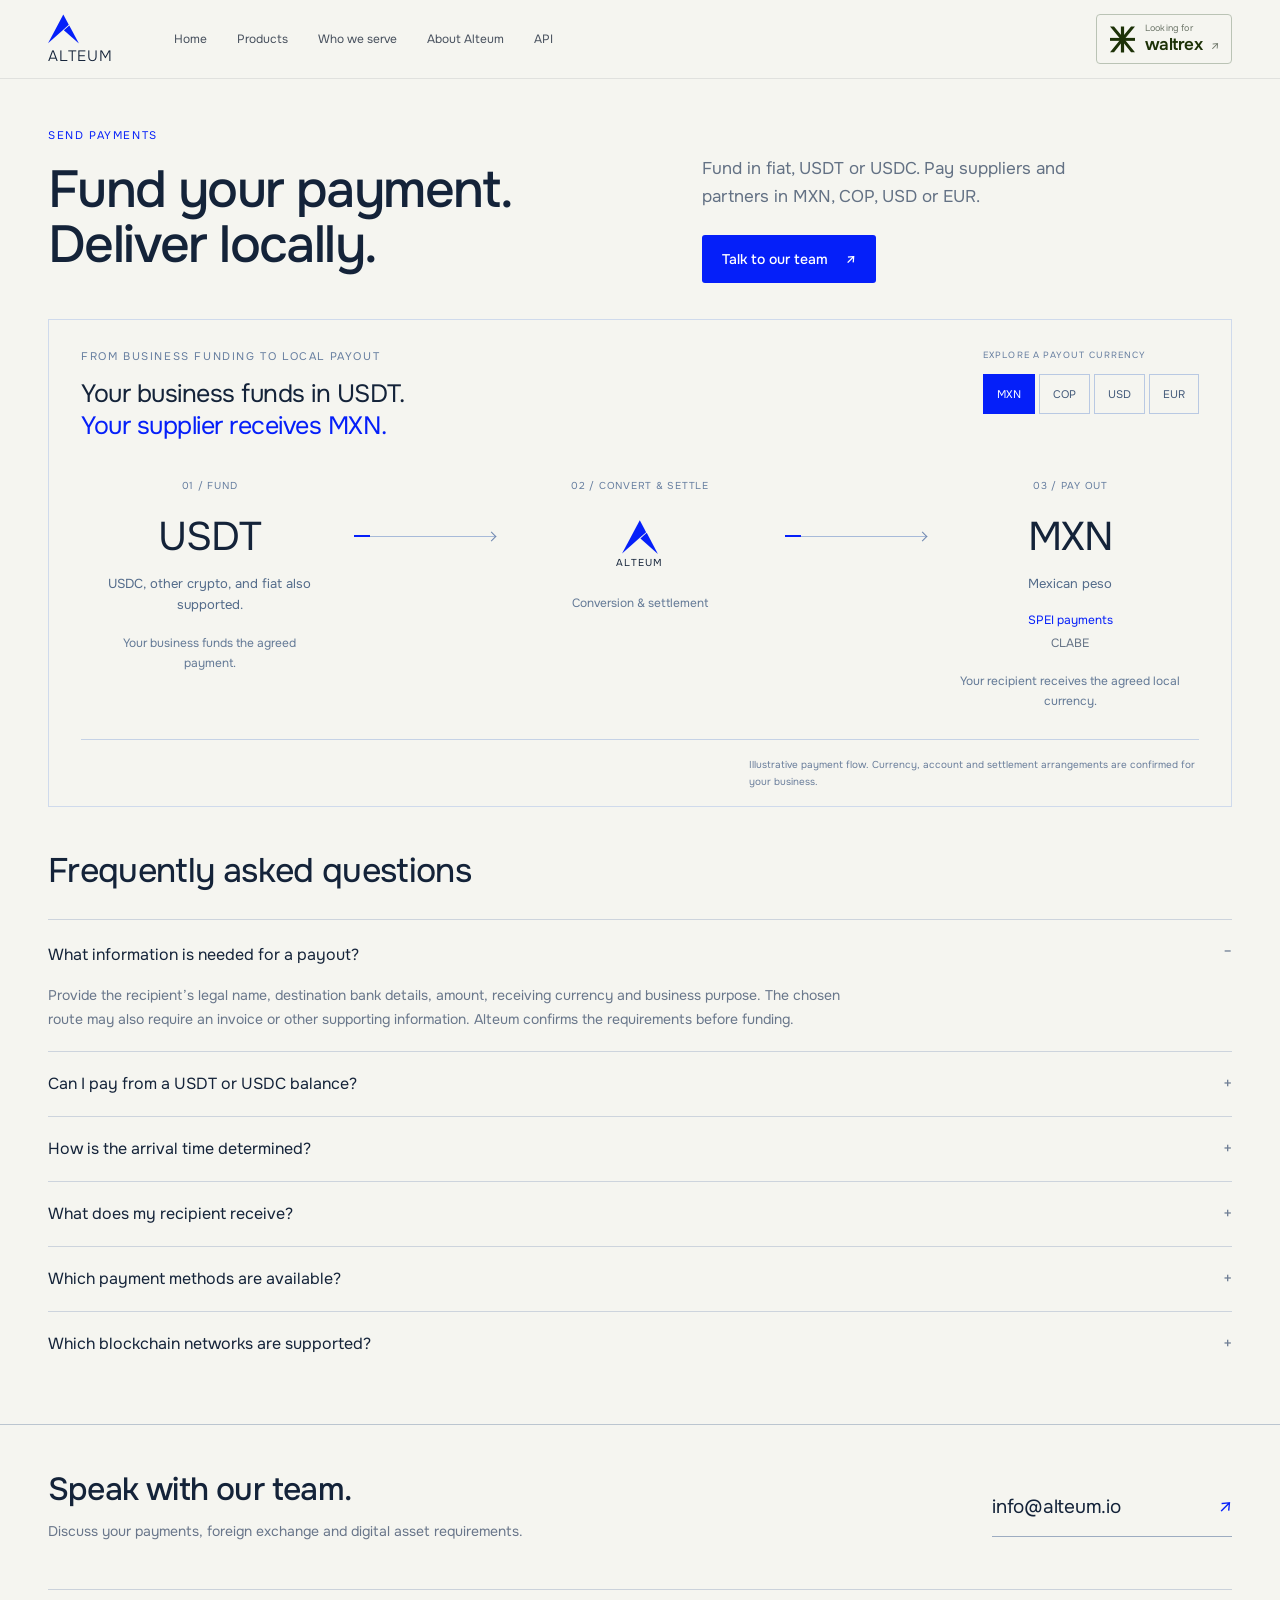
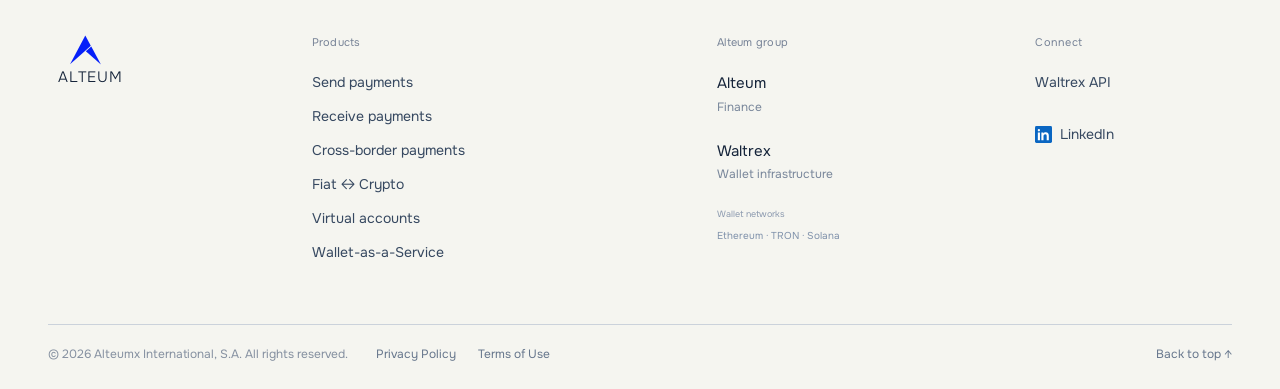
<file: products/send-payments/index.html>
<!doctype html>
<html lang="en"><head><meta charset="utf-8"><meta name="viewport" content="width=device-width,initial-scale=1"><title>Send payments | Alteum</title><meta name="description" content="Send business payouts in MXN, COP, USD and EUR through SPEI, Bre-B, ACH, wire, RTP, FedNow, SEPA and SWIFT, funded in fiat or USDT and USDC."><meta name="theme-color" content="#0a0e27"><link rel="icon" href="/favicon.svg"><link rel="stylesheet" href="/products.css?v=detail2"><link rel="stylesheet" href="/product-detail.css?v=faq-font"><link rel="stylesheet" href="/brand.css?v=network-info"><link rel="stylesheet" href="/navigation.css?v=editorial-menu"><script src="/navigation.js?v=mega" defer></script><link rel="stylesheet" href="/waltrex-header.css?v=approved"><link rel="stylesheet" href="/footer-refinement.css?v=approved"><link rel="stylesheet" href="/navigation-approved.css?v=uniform-type"><script src="/header-preview-mobile.js" defer></script><link rel="stylesheet" href="/receive-institutional.css?v=1"><link rel="stylesheet" href="/receive-settlement-preview.css?v=methods-faq"><link rel="stylesheet" href="/mobile-polish.css?v=1"><link rel="stylesheet" href="/waltrex-button.css?v=approved"><link rel="stylesheet" href="/legal.css?v=1"><link rel="stylesheet" href="/polish.css?v=1"></head><body class="ri-preview" id="top"><a class="skip" href="#main">Skip to content</a><header><div class="nav wrap"><a href="/" class="brand" aria-label="Alteum home"><svg viewbox="315 180 166 156" aria-hidden="true"><polygon fill="#051ff9" points="396.9,261.9 315.3,333.8 397,180.5 426.3,235.7 396.9,261.9"></polygon><polygon fill="#051ff9" points="480.6,336 399.9,264.8 429,238.9"></polygon></svg><span>ALTEUM</span></a><nav aria-label="Main navigation"><a class="nav-home" href="/">Home</a><details class="home-products products-menu site-product-menu"><summary>Products</summary><div class="product-mega" aria-label="Alteum products"><a class="mega-product" href="/products/send-payments/"><span class="mega-icon"><svg viewbox="0 0 24 24" fill="none" stroke="currentColor" stroke-width="1.6" stroke-linecap="round" stroke-linejoin="round" aria-hidden="true"><rect x="5" y="8" width="14" height="12" rx="2"></rect><path d="M9 8V5h6v3M12 17v-5m-2 2 2-2 2 2"></path></svg></span><strong>Send payments</strong><p>Pay suppliers and partners in their receiving currency.</p></a><a class="mega-product" href="/products/cross-border-payments/"><span class="mega-icon"><svg viewbox="0 0 24 24" fill="none" stroke="currentColor" stroke-width="1.6" stroke-linecap="round" stroke-linejoin="round" aria-hidden="true"><circle cx="12" cy="12" r="8"></circle><ellipse cx="12" cy="12" rx="3.5" ry="8"></ellipse><path d="M4 12h16"></path></svg></span><strong>Cross-border payments</strong><p>Connect local funding to international payouts.</p></a><a class="mega-product" href="/products/virtual-account-issuance/"><span class="mega-icon"><svg viewbox="0 0 24 24" fill="none" stroke="currentColor" stroke-width="1.6" stroke-linecap="round" stroke-linejoin="round" aria-hidden="true"><rect x="5" y="5" width="14" height="15" rx="2"></rect><path d="M9 9h6M9 13h6M9 17h3"></path></svg></span><strong>Virtual accounts</strong><p>Dedicated payment details for business and customer collections.</p></a><a class="mega-product" href="/products/receive-payments/"><span class="mega-icon"><svg viewbox="0 0 24 24" fill="none" stroke="currentColor" stroke-width="1.6" stroke-linecap="round" stroke-linejoin="round" aria-hidden="true"><rect x="5" y="8" width="14" height="12" rx="2"></rect><path d="M9 8V5h6v3M12 12v5m-2-2 2 2 2-2"></path></svg></span><strong>Receive payments</strong><p>Collect local currency payments and connect them to settlement.</p></a><a class="mega-product" href="/products/fiat-stablecoin/"><span class="mega-icon"><svg viewbox="0 0 24 24" fill="none" stroke="currentColor" stroke-width="1.6" stroke-linecap="round" stroke-linejoin="round" aria-hidden="true"><path d="M4 8h15m-4-4 4 4-4 4M20 16H5m4 4-4-4 4-4"></path></svg></span><strong>Fiat ↔ Crypto</strong><p>Move between local currencies, USDT and USDC.</p></a><a target="_blank" rel="noopener noreferrer" class="mega-product mega-contact" href="https://home.waltrex.io/"><span class="mega-icon"><svg viewbox="0 0 24 24" fill="none" stroke="currentColor" stroke-width="1.6" stroke-linecap="round" stroke-linejoin="round" aria-hidden="true"><path d="M5 5h14v11h-7l-5 4v-4H5z"></path><path d="M9 9h6M9 12h4"></path></svg></span><strong>Wallet-as-a-Service</strong><p>Launch wallets inside your own app for your customers worldwide.</p></a></div></details><a href="/#audiences">Who we serve</a><a href="/about/">About Alteum</a><a href="https://waltrex.readme.io/reference/introduction" target="_blank" rel="noopener noreferrer">API</a></nav><a class="waltrex-header-link" href="https://home.waltrex.io/" target="_blank" rel="noopener noreferrer" aria-label="Looking for Waltrex? Visit Waltrex"><svg class="waltrex-header-symbol" viewbox="0 0 529 550" fill="none" xmlns="http://www.w3.org/2000/svg" aria-hidden="true"><path d="M85.0178 544.714H0.726644L223.808 268.552L0 0.0012207H84.6545L264.863 219.264L445.799 0.0012207H529L305.556 268.552L528.637 544.714H445.799L264.863 318.566L85.0178 544.714Z" fill="currentColor"></path><path d="M529 240.931H0V303.782H529V240.931Z" fill="currentColor"></path><path d="M298.543 549.951L298.543 0L230.454 0L230.454 549.951H298.543Z" fill="currentColor"></path></svg><span class="waltrex-header-copy"><small>Looking for</small><strong>waltrex <i>↗</i></strong></span></a><button class="menu-button" aria-label="Open navigation" aria-expanded="false">☰</button></div><div class="mobile-nav" hidden><a class="mobile-home" href="/">Home</a><div class="product-mega" aria-label="Alteum products"><a class="mega-product" href="/products/send-payments/"><span class="mega-icon"><svg viewbox="0 0 24 24" fill="none" stroke="currentColor" stroke-width="1.6" stroke-linecap="round" stroke-linejoin="round" aria-hidden="true"><rect x="5" y="8" width="14" height="12" rx="2"></rect><path d="M9 8V5h6v3M12 17v-5m-2 2 2-2 2 2"></path></svg></span><strong>Send payments</strong><p>Pay suppliers and partners in their receiving currency.</p></a><a class="mega-product" href="/products/cross-border-payments/"><span class="mega-icon"><svg viewbox="0 0 24 24" fill="none" stroke="currentColor" stroke-width="1.6" stroke-linecap="round" stroke-linejoin="round" aria-hidden="true"><circle cx="12" cy="12" r="8"></circle><ellipse cx="12" cy="12" rx="3.5" ry="8"></ellipse><path d="M4 12h16"></path></svg></span><strong>Cross-border payments</strong><p>Connect local funding to international payouts.</p></a><a class="mega-product" href="/products/virtual-account-issuance/"><span class="mega-icon"><svg viewbox="0 0 24 24" fill="none" stroke="currentColor" stroke-width="1.6" stroke-linecap="round" stroke-linejoin="round" aria-hidden="true"><rect x="5" y="5" width="14" height="15" rx="2"></rect><path d="M9 9h6M9 13h6M9 17h3"></path></svg></span><strong>Virtual accounts</strong><p>Dedicated payment details for business and customer collections.</p></a><a class="mega-product" href="/products/receive-payments/"><span class="mega-icon"><svg viewbox="0 0 24 24" fill="none" stroke="currentColor" stroke-width="1.6" stroke-linecap="round" stroke-linejoin="round" aria-hidden="true"><rect x="5" y="8" width="14" height="12" rx="2"></rect><path d="M9 8V5h6v3M12 12v5m-2-2 2 2 2-2"></path></svg></span><strong>Receive payments</strong><p>Collect local currency payments and connect them to settlement.</p></a><a class="mega-product" href="/products/fiat-stablecoin/"><span class="mega-icon"><svg viewbox="0 0 24 24" fill="none" stroke="currentColor" stroke-width="1.6" stroke-linecap="round" stroke-linejoin="round" aria-hidden="true"><path d="M4 8h15m-4-4 4 4-4 4M20 16H5m4 4-4-4 4-4"></path></svg></span><strong>Fiat ↔ Crypto</strong><p>Move between local currencies, USDT and USDC.</p></a><a target="_blank" rel="noopener noreferrer" class="mega-product mega-contact" href="https://home.waltrex.io/"><span class="mega-icon"><svg viewbox="0 0 24 24" fill="none" stroke="currentColor" stroke-width="1.6" stroke-linecap="round" stroke-linejoin="round" aria-hidden="true"><path d="M5 5h14v11h-7l-5 4v-4H5z"></path><path d="M9 9h6M9 12h4"></path></svg></span><strong>Wallet-as-a-Service</strong><p>Launch wallets inside your own app for your customers worldwide.</p></a></div><div class="mobile-extra"><a href="/#audiences">Who we serve</a><a href="/about/">About Alteum</a><a href="https://waltrex.readme.io/reference/introduction" target="_blank" rel="noopener noreferrer">API</a></div></div></header><div class="nav-scrim" aria-hidden="true"></div><main class="rs-main" id="main"><section class="rs-intro rs-wrap"><div><span class="rs-kicker">SEND PAYMENTS</span><h1>Fund your payment.<br>Deliver locally.</h1></div><div class="rs-intro-copy"><p>Fund in fiat, USDT or USDC. Pay suppliers and partners in MXN, COP, USD or EUR.</p><a class="rs-cta" href="mailto:info@alteum.io">Talk to our team <span>↗</span></a></div></section>
<section class="rs-flow rs-wrap" aria-label="Illustrative funding and local payout flow" id="payment-flow"><div class="rs-flow-top"><div><span class="rs-kicker">FROM BUSINESS FUNDING TO LOCAL PAYOUT</span><h2 id="rs-flow-heading">Your business funds in USDT.<br><span class="rs-outcome">Your supplier receives MXN.</span></h2></div><div class="rs-selector"><span id="route-label">EXPLORE A PAYOUT CURRENCY</span><div role="group" aria-labelledby="route-label"><button type="button" data-currency="MXN" aria-pressed="true">MXN</button><button type="button" data-currency="COP" aria-pressed="false">COP</button><button type="button" data-currency="USD" aria-pressed="false">USD</button><button type="button" data-currency="EUR" aria-pressed="false">EUR</button></div></div></div>
<div class="rs-diagram"><div class="rs-endpoint"><span class="rs-stage">01 / FUND</span><div class="rs-assets"><strong>USDT</strong><span>USDC, other crypto, and fiat also supported.</span></div><p>Your business funds the agreed payment.</p></div><div class="rs-connector" aria-hidden="true"><i></i><b></b></div><div class="rs-execution"><span class="rs-stage">02 / CONVERT &amp; SETTLE</span><svg viewbox="315 180 166 156" aria-hidden="true"><polygon fill="currentColor" points="396.9,261.9 315.3,333.8 397,180.5 426.3,235.7 396.9,261.9"></polygon><polygon fill="currentColor" points="480.6,336 399.9,264.8 429,238.9"></polygon></svg><strong>ALTEUM</strong><span>Conversion &amp; settlement</span></div><div class="rs-connector" aria-hidden="true"><i></i><b></b></div><div class="rs-endpoint rs-destination"><span class="rs-stage">03 / PAY OUT</span><strong id="rs-currency">MXN</strong><span id="rs-country">Mexican peso</span><span class="rs-method" id="rs-method"><span class="rs-method-rail">SPEI payments</span><span class="rs-method-detail">CLABE</span></span><p>Your recipient receives the agreed local currency.</p></div></div>
<div class="rs-flow-bottom"><small>Illustrative payment flow. Currency, account and settlement arrangements are confirmed for your business.</small></div></section>
<section class="ri-wrap ri-faq"><h2>Frequently asked questions</h2><div></div><details open><summary>What information is needed for a payout?<span>+</span></summary><p>Provide the recipient’s legal name, destination bank details, amount, receiving currency and business purpose. The chosen route may also require an invoice or other supporting information. Alteum confirms the requirements before funding.</p></details><details><summary>Can I pay from a USDT or USDC balance?<span>+</span></summary><p>Yes. USDT and USDC are core funding assets alongside fiat currencies. Confirm the stablecoin, supported network and receiving address for the particular instruction before transferring.</p></details><details><summary>How is the arrival time determined?<span>+</span></summary><p>Timing depends on the funding method, currency pair, receiving bank, cut-off times and completion of any required review. Ask for the expected settlement window when agreeing the payment.</p></details><details><summary>What does my recipient receive?<span>+</span></summary><p>For a fiat payout, the recipient receives the agreed currency into the designated bank account. They do not need to receive a stablecoin or manage a wallet for that payout.</p></details><details><summary>Which payment methods are available?<span>+</span></summary><ul class="payment-methods-faq"><li><strong>MXN</strong><span>SPEI payments with CLABE.</span></li><li><strong>EUR</strong><span>SEPA and SWIFT payments with IBAN.</span></li><li><strong>USD</strong><span>Domestic wire, international wire (SWIFT), ACH, RTP and FedNow.</span></li><li><strong>COP</strong><span>Bre-B payments with linked-account payment keys.</span></li></ul></details><details><summary>Which blockchain networks are supported?<span>+</span></summary><p>Crypto and wallet infrastructure supports Ethereum, TRON and Solana. Supported tokens, deposit addresses and transfer instructions are confirmed for the selected network.</p></details></section><footer class="institutional-footer" id="contact"><div class="if-inner"><div class="if-contact"><div><h2>Speak with our team.</h2><p>Discuss your payments, foreign exchange and digital asset requirements.</p></div><a href="mailto:info@alteum.io">info@alteum.io <span>↗</span></a></div><div class="if-columns"><div class="if-brand"><a class="exact-brand" href="#"><svg viewbox="315 180 166 156" aria-hidden="true"><polygon fill="#051ff9" points="396.9,261.9 315.3,333.8 397,180.5 426.3,235.7 396.9,261.9"></polygon><polygon fill="#051ff9" points="480.6,336 399.9,264.8 429,238.9"></polygon></svg><span>ALTEUM</span></a></div><div class="if-products"><h3>Products</h3><a href="/products/send-payments/">Send payments</a><a href="/products/receive-payments/">Receive payments</a><a href="/products/cross-border-payments/">Cross-border payments</a><a href="/products/fiat-stablecoin/">Fiat ↔ Crypto</a><a href="/products/virtual-account-issuance/">Virtual accounts</a><a href="https://home.waltrex.io/" target="_blank" rel="noopener noreferrer">Wallet-as-a-Service</a></div><div class="if-group" id="companies"><h3>Alteum group</h3><a href="/"><span>Alteum</span><small>Finance</small></a><a id="waltrex" href="https://home.waltrex.io/" target="_blank" rel="noopener noreferrer"><span>Waltrex</span><small>Wallet infrastructure</small></a><p class="if-networks"><small>Wallet networks</small><span>Ethereum · TRON · Solana</span></p></div><div class="if-connect"><h3>Connect</h3><a href="https://waltrex.readme.io/reference/introduction" target="_blank" rel="noopener noreferrer">Waltrex API</a><a class="footer-linkedin" href="https://www.linkedin.com/company/alteumholding/home/" target="_blank" rel="noopener noreferrer" aria-label="Alteum on LinkedIn"><svg xmlns="http://www.w3.org/2000/svg" viewbox="0 0 24 24" aria-hidden="true"><rect width="24" height="24" rx="2" fill="#0a66c2"></rect><circle cx="5.5" cy="6" r="1.6" fill="#fff"></circle><path fill="#fff" d="M4 9h3v11H4zM9 9h2.9v1.5c.6-1.1 1.7-1.8 3.3-1.8 3.1 0 4.3 1.9 4.3 5.1V20h-3v-5.6c0-1.7-.3-2.9-1.9-2.9-1.8 0-2.6 1.1-2.6 3.3V20H9z"></path></svg><span>LinkedIn</span></a></div></div><div class="if-bottom"><div class="if-bottom-left"><span>© 2026 Alteumx International, S.A. All rights reserved.</span><nav class="if-legal" aria-label="Legal"><a href="/privacy/">Privacy Policy</a><a href="/terms/">Terms of Use</a></nav></div><a href="#">Back to top ↑</a></div></div></footer></main><script src="/send-settlement-preview.js?v=eur-swift" defer></script></body></html>
</file>
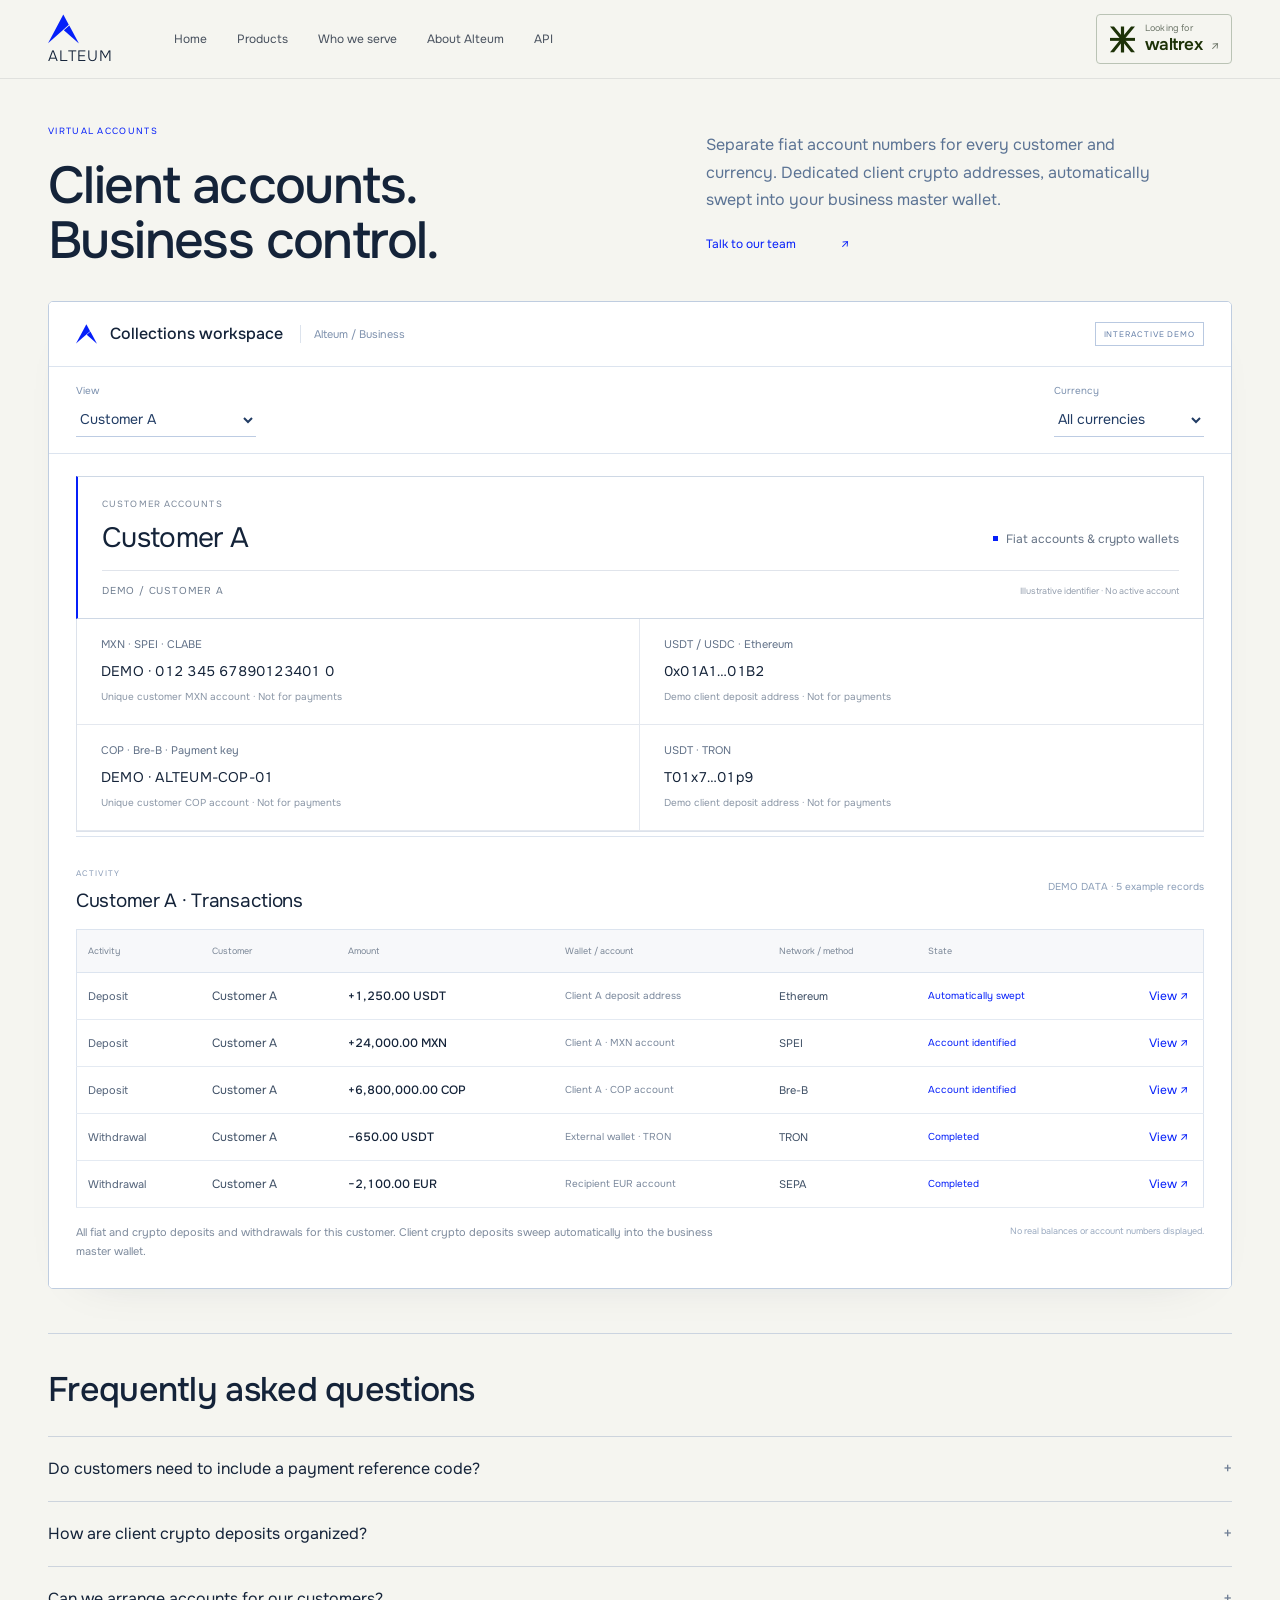
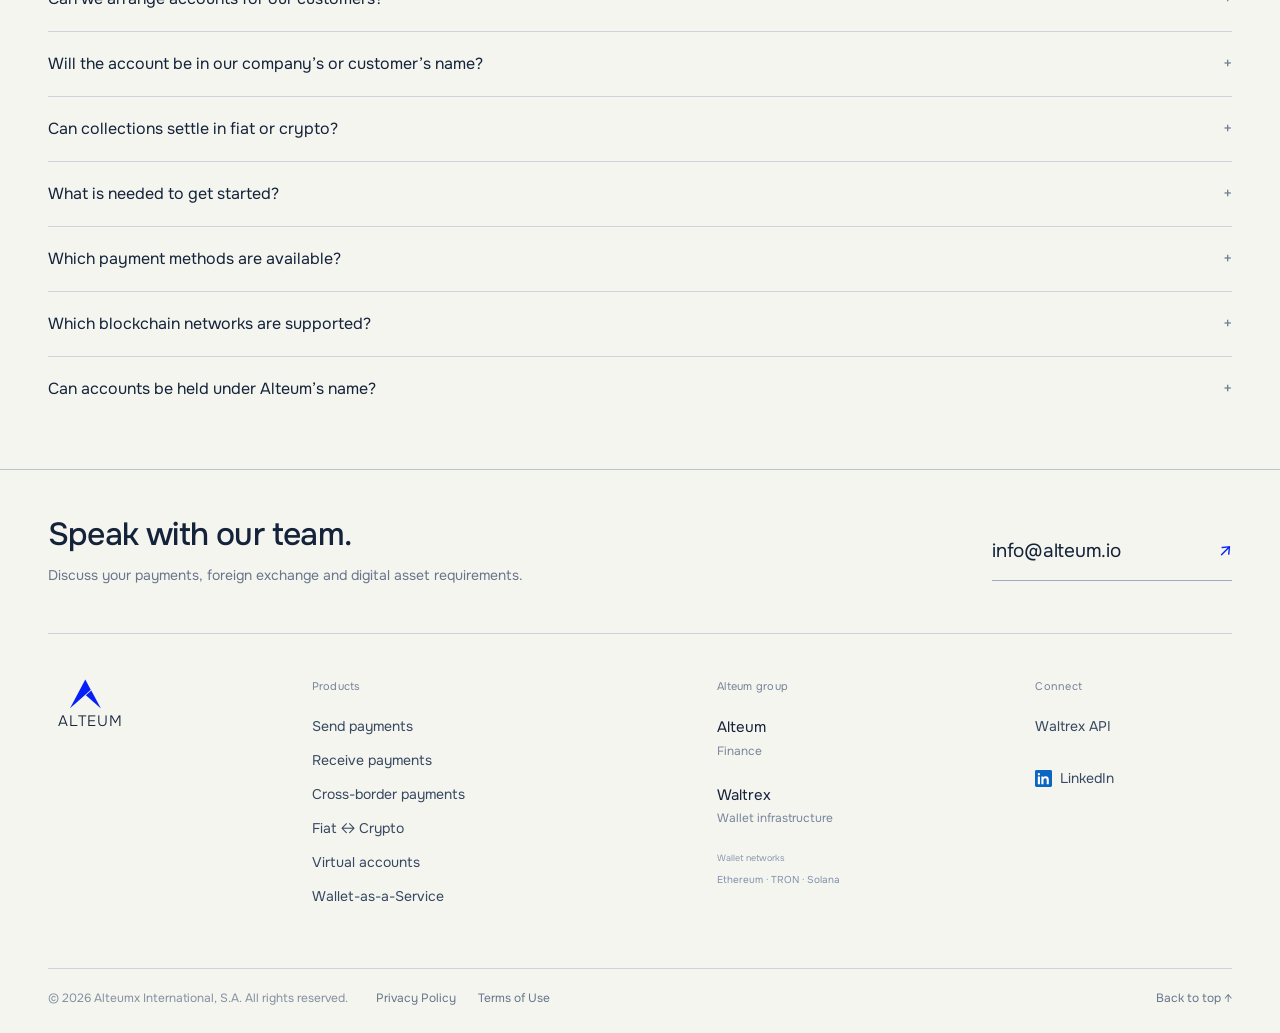
<file: products/virtual-account-issuance/index.html>
<!doctype html>
<html lang="en"><head><meta charset="utf-8"><meta name="viewport" content="width=device-width,initial-scale=1"><title>Virtual accounts | Alteum</title><meta name="description" content="Organize collections with unique customer fiat accounts and dedicated crypto deposit addresses. Connect customer activity to your business treasury with Alteum."><meta name="theme-color" content="#0a0e27"><link rel="icon" href="/favicon.svg"><link rel="stylesheet" href="/products.css?v=detail2"><link rel="stylesheet" href="/product-detail.css?v=faq-font"><link rel="stylesheet" href="/brand.css?v=network-info"><link rel="stylesheet" href="/navigation.css?v=editorial-menu"><script src="/navigation.js?v=mega" defer></script><link rel="stylesheet" href="/waltrex-header.css?v=approved"><link rel="stylesheet" href="/footer-refinement.css?v=approved"><link rel="stylesheet" href="/navigation-approved.css?v=uniform-type"><script src="/header-preview-mobile.js" defer></script><link rel="stylesheet" href="/receive-institutional.css?v=1"><link rel="stylesheet" href="/receive-settlement-preview.css?v=methods-faq"><link rel="stylesheet" href="/conversion-desk-preview.css?v=polished"><link rel="stylesheet" href="/virtual-workspace-preview.css?v=finance-design"><link rel="stylesheet" href="/virtual-finance-preview.css?v=all-transactions"><link rel="stylesheet" href="/mobile-polish.css?v=1"><link rel="stylesheet" href="/waltrex-button.css?v=approved"><link rel="stylesheet" href="/legal.css?v=1"><link rel="stylesheet" href="/polish.css?v=1"></head><body class="ri-preview" id="top"><a class="skip" href="#main">Skip to content</a><header><div class="nav wrap"><a href="/" class="brand" aria-label="Alteum home"><svg viewbox="315 180 166 156" aria-hidden="true"><polygon fill="#051ff9" points="396.9,261.9 315.3,333.8 397,180.5 426.3,235.7 396.9,261.9"></polygon><polygon fill="#051ff9" points="480.6,336 399.9,264.8 429,238.9"></polygon></svg><span>ALTEUM</span></a><nav aria-label="Main navigation"><a class="nav-home" href="/">Home</a><details class="home-products products-menu site-product-menu"><summary>Products</summary><div class="product-mega" aria-label="Alteum products"><a class="mega-product" href="/products/send-payments/"><span class="mega-icon"><svg viewbox="0 0 24 24" fill="none" stroke="currentColor" stroke-width="1.6" stroke-linecap="round" stroke-linejoin="round" aria-hidden="true"><rect x="5" y="8" width="14" height="12" rx="2"></rect><path d="M9 8V5h6v3M12 17v-5m-2 2 2-2 2 2"></path></svg></span><strong>Send payments</strong><p>Pay suppliers and partners in their receiving currency.</p></a><a class="mega-product" href="/products/cross-border-payments/"><span class="mega-icon"><svg viewbox="0 0 24 24" fill="none" stroke="currentColor" stroke-width="1.6" stroke-linecap="round" stroke-linejoin="round" aria-hidden="true"><circle cx="12" cy="12" r="8"></circle><ellipse cx="12" cy="12" rx="3.5" ry="8"></ellipse><path d="M4 12h16"></path></svg></span><strong>Cross-border payments</strong><p>Connect local funding to international payouts.</p></a><a class="mega-product" href="/products/virtual-account-issuance/"><span class="mega-icon"><svg viewbox="0 0 24 24" fill="none" stroke="currentColor" stroke-width="1.6" stroke-linecap="round" stroke-linejoin="round" aria-hidden="true"><rect x="5" y="5" width="14" height="15" rx="2"></rect><path d="M9 9h6M9 13h6M9 17h3"></path></svg></span><strong>Virtual accounts</strong><p>Dedicated payment details for business and customer collections.</p></a><a class="mega-product" href="/products/receive-payments/"><span class="mega-icon"><svg viewbox="0 0 24 24" fill="none" stroke="currentColor" stroke-width="1.6" stroke-linecap="round" stroke-linejoin="round" aria-hidden="true"><rect x="5" y="8" width="14" height="12" rx="2"></rect><path d="M9 8V5h6v3M12 12v5m-2-2 2 2 2-2"></path></svg></span><strong>Receive payments</strong><p>Collect local currency payments and connect them to settlement.</p></a><a class="mega-product" href="/products/fiat-stablecoin/"><span class="mega-icon"><svg viewbox="0 0 24 24" fill="none" stroke="currentColor" stroke-width="1.6" stroke-linecap="round" stroke-linejoin="round" aria-hidden="true"><path d="M4 8h15m-4-4 4 4-4 4M20 16H5m4 4-4-4 4-4"></path></svg></span><strong>Fiat ↔ Crypto</strong><p>Move between local currencies, USDT and USDC.</p></a><a target="_blank" rel="noopener noreferrer" class="mega-product mega-contact" href="https://home.waltrex.io/"><span class="mega-icon"><svg viewbox="0 0 24 24" fill="none" stroke="currentColor" stroke-width="1.6" stroke-linecap="round" stroke-linejoin="round" aria-hidden="true"><path d="M5 5h14v11h-7l-5 4v-4H5z"></path><path d="M9 9h6M9 12h4"></path></svg></span><strong>Wallet-as-a-Service</strong><p>Launch wallets inside your own app for your customers worldwide.</p></a></div></details><a href="/#audiences">Who we serve</a><a href="/about/">About Alteum</a><a href="https://waltrex.readme.io/reference/introduction" target="_blank" rel="noopener noreferrer">API</a></nav><a class="waltrex-header-link" href="https://home.waltrex.io/" target="_blank" rel="noopener noreferrer" aria-label="Looking for Waltrex? Visit Waltrex"><svg class="waltrex-header-symbol" viewbox="0 0 529 550" fill="none" xmlns="http://www.w3.org/2000/svg" aria-hidden="true"><path d="M85.0178 544.714H0.726644L223.808 268.552L0 0.0012207H84.6545L264.863 219.264L445.799 0.0012207H529L305.556 268.552L528.637 544.714H445.799L264.863 318.566L85.0178 544.714Z" fill="currentColor"></path><path d="M529 240.931H0V303.782H529V240.931Z" fill="currentColor"></path><path d="M298.543 549.951L298.543 0L230.454 0L230.454 549.951H298.543Z" fill="currentColor"></path></svg><span class="waltrex-header-copy"><small>Looking for</small><strong>waltrex <i>↗</i></strong></span></a><button class="menu-button" aria-label="Open navigation" aria-expanded="false">☰</button></div><div class="mobile-nav" hidden><a class="mobile-home" href="/">Home</a><div class="product-mega" aria-label="Alteum products"><a class="mega-product" href="/products/send-payments/"><span class="mega-icon"><svg viewbox="0 0 24 24" fill="none" stroke="currentColor" stroke-width="1.6" stroke-linecap="round" stroke-linejoin="round" aria-hidden="true"><rect x="5" y="8" width="14" height="12" rx="2"></rect><path d="M9 8V5h6v3M12 17v-5m-2 2 2-2 2 2"></path></svg></span><strong>Send payments</strong><p>Pay suppliers and partners in their receiving currency.</p></a><a class="mega-product" href="/products/cross-border-payments/"><span class="mega-icon"><svg viewbox="0 0 24 24" fill="none" stroke="currentColor" stroke-width="1.6" stroke-linecap="round" stroke-linejoin="round" aria-hidden="true"><circle cx="12" cy="12" r="8"></circle><ellipse cx="12" cy="12" rx="3.5" ry="8"></ellipse><path d="M4 12h16"></path></svg></span><strong>Cross-border payments</strong><p>Connect local funding to international payouts.</p></a><a class="mega-product" href="/products/virtual-account-issuance/"><span class="mega-icon"><svg viewbox="0 0 24 24" fill="none" stroke="currentColor" stroke-width="1.6" stroke-linecap="round" stroke-linejoin="round" aria-hidden="true"><rect x="5" y="5" width="14" height="15" rx="2"></rect><path d="M9 9h6M9 13h6M9 17h3"></path></svg></span><strong>Virtual accounts</strong><p>Dedicated payment details for business and customer collections.</p></a><a class="mega-product" href="/products/receive-payments/"><span class="mega-icon"><svg viewbox="0 0 24 24" fill="none" stroke="currentColor" stroke-width="1.6" stroke-linecap="round" stroke-linejoin="round" aria-hidden="true"><rect x="5" y="8" width="14" height="12" rx="2"></rect><path d="M9 8V5h6v3M12 12v5m-2-2 2 2 2-2"></path></svg></span><strong>Receive payments</strong><p>Collect local currency payments and connect them to settlement.</p></a><a class="mega-product" href="/products/fiat-stablecoin/"><span class="mega-icon"><svg viewbox="0 0 24 24" fill="none" stroke="currentColor" stroke-width="1.6" stroke-linecap="round" stroke-linejoin="round" aria-hidden="true"><path d="M4 8h15m-4-4 4 4-4 4M20 16H5m4 4-4-4 4-4"></path></svg></span><strong>Fiat ↔ Crypto</strong><p>Move between local currencies, USDT and USDC.</p></a><a target="_blank" rel="noopener noreferrer" class="mega-product mega-contact" href="https://home.waltrex.io/"><span class="mega-icon"><svg viewbox="0 0 24 24" fill="none" stroke="currentColor" stroke-width="1.6" stroke-linecap="round" stroke-linejoin="round" aria-hidden="true"><path d="M5 5h14v11h-7l-5 4v-4H5z"></path><path d="M9 9h6M9 12h4"></path></svg></span><strong>Wallet-as-a-Service</strong><p>Launch wallets inside your own app for your customers worldwide.</p></a></div><div class="mobile-extra"><a href="/#audiences">Who we serve</a><a href="/about/">About Alteum</a><a href="https://waltrex.readme.io/reference/introduction" target="_blank" rel="noopener noreferrer">API</a></div></div></header><div class="nav-scrim" aria-hidden="true"></div><main class="conversion-desk vaw-page vaw-finance" id="main"><div><section class="vaw-intro"><div><span>VIRTUAL ACCOUNTS</span><h1>Client accounts.<br>Business control.</h1></div><div><p>Separate fiat account numbers for every customer and currency. Dedicated client crypto addresses, automatically swept into your business master wallet.</p><a href="mailto:info@alteum.io">Talk to our team <span>↗</span></a></div></section><section class="vaw-app" aria-label="Illustrative collections dashboard"><div class="vaw-appbar"><div class="vaw-app-title"><svg viewbox="315 180 166 156" aria-hidden="true"><polygon fill="currentColor" points="396.9,261.9 315.3,333.8 397,180.5 426.3,235.7 396.9,261.9"></polygon><polygon fill="currentColor" points="480.6,336 399.9,264.8 429,238.9"></polygon></svg><strong>Collections workspace</strong><span>Alteum / Business</span></div><span class="vaw-demo">INTERACTIVE DEMO</span></div><div class="vaw-toolbar"><label>View<select id="vaw-client"><option value="Business treasury">Business treasury</option><option selected>Customer A</option><option>Customer B</option><option>Customer C</option></select></label><div class="vaw-mode" role="group" aria-label="Account type"><button type="button" data-vaw-mode="crypto" aria-pressed="true">Crypto deposits</button><button type="button" data-vaw-mode="fiat" aria-pressed="false">Fiat accounts</button></div><label><span id="vaw-network-label">Blockchain</span><select id="vaw-network"><option>Ethereum</option><option>TRON</option><option>Solana</option></select></label></div><div class="vaw-content"><div class="vaw-overview"><section class="vaw-identity"><div class="vaw-label" id="vaw-identity-label">DEDICATED CLIENT ADDRESS</div><h2 id="vaw-identity">Customer A</h2><div class="vaw-assignment"><span class="vaw-dot"></span><span id="vaw-assignment">Unique to this client</span></div><div class="vaw-identity-bottom"><span id="vaw-id">DEMO / CLIENT-A / ETHEREUM</span><small>Illustrative identifier · No active account</small></div></section><section class="vaw-destination" hidden="hidden"><div class="vaw-label" id="vaw-destination-label">AUTOMATIC SWEEP DESTINATION</div><div class="vaw-wallet-mark" aria-hidden="true"><svg viewbox="0 0 32 32" fill="none" stroke="currentColor" stroke-width="1.3"><rect x="4" y="8" width="24" height="18" rx="2"></rect><path d="M4 12h24M21 17h7v5h-7zM7 8V5h17v3"></path></svg></div><h3 id="vaw-destination">Your business</h3><p id="vaw-destination-note">Master account wallet</p><span class="vaw-auto" id="vaw-auto">Automatic sweeps</span></section></div><div class="vaw-movement"><div class="vaw-movement-top"><strong id="vaw-movement-title">Client deposit → Business master wallet</strong><button type="button" id="vaw-pause" aria-pressed="false">Pause motion</button></div><svg class="vaw-flow" viewbox="0 0 1000 100" role="img" aria-label="Illustrative deposit movement"><path d="M60 45H940" fill="none" stroke="#d7e0ee" stroke-width="1"></path><path class="vaw-moving-line" d="M60 45H940" fill="none" stroke="#051ff9" stroke-width="2"></path><circle cx="60" cy="45" r="5" fill="#051ff9"></circle><circle cx="500" cy="45" r="4" fill="#c5d3e9"></circle><circle cx="940" cy="45" r="5" fill="#051ff9"></circle><text x="60" y="82" text-anchor="start" id="vaw-flow-start">Dedicated client address</text><text x="500" y="82" text-anchor="middle" id="vaw-flow-middle">Automatic sweep</text><text x="940" y="82" text-anchor="end" id="vaw-flow-end">Your business wallet</text></svg></div><section class="vaw-activity"><div class="vaw-section-heading"><div><span class="vaw-label">ACTIVITY</span><h3>Recent receipts</h3></div><span>Illustrative records · Not live</span></div><div class="vaw-table-wrap"><table><thead><tr><th>Receipt</th><th>Client</th><th id="vaw-method-heading">Blockchain</th><th>State</th><th>Destination</th><th><span class="vaw-sr">Details</span></th></tr></thead><tbody id="vaw-rows"></tbody></table></div></section><div class="vaw-bottom"><span id="vaw-bottom-note">Each client has their own deposit address. Funds sweep automatically to your business master wallet.</span><small>No real balances or account numbers displayed.</small></div></div><aside id="vaw-detail" class="vaw-detail" hidden aria-label="Transaction details"><div class="vaw-detail-heading"><span>TRANSACTION DETAILS</span><button type="button" id="vaw-close" aria-label="Close transaction details">×</button></div><h3 id="vaw-detail-title">DEMO-001</h3><span class="vaw-detail-status" id="vaw-detail-status">Automatically swept</span><dl id="vaw-detail-fields"></dl><p>Example record only. No real transfer has been performed.</p></aside></section></div><section class="ri-wrap ri-faq"><h2>Frequently asked questions</h2><details><summary>Do customers need to include a payment reference code?<span>+</span></summary><p>No. Virtual account numbers are unique to each customer and currency, allowing your business to identify and organize incoming collections through the account number itself.</p></details><details><summary>How are client crypto deposits organized?<span>+</span></summary><p>Each client receives their own crypto deposit address. Client deposits are automatically swept into a master account wallet under your business name, rather than using a pooled client deposit address.</p></details><details><summary>Can we arrange accounts for our customers?<span>+</span></summary><p>Yes. Every customer receives their own distinct fiat deposit account number for each currency. Your business account remains a business account; customer collections use their separate account numbers, without requiring reference codes.</p></details><details><summary>Will the account be in our company’s or customer’s name?<span>+</span></summary><p>Accounts may be named for your business or arranged under Alteum’s name. Extended KYC allows a customer-named account. Customer deposit account numbers remain unique to each customer and currency regardless of the name displayed on the account.</p></details><details><summary>Can collections settle in fiat or crypto?<span>+</span></summary><p>Discuss your fiat or crypto settlement requirements during setup. USDT and USDC are the main stablecoin focus, with other crypto also supported.</p></details><details><summary>What is needed to get started?<span>+</span></summary><p>Share whether you collect for your business or customers, the currencies, payer locations and expected activity. Our team will confirm the account arrangement and onboarding information required.</p></details><details><summary>Which payment methods are available?<span>+</span></summary><ul class="payment-methods-faq"><li><strong>MXN</strong><span>SPEI payments with CLABE.</span></li><li><strong>EUR</strong><span>SEPA and SWIFT payments with IBAN.</span></li><li><strong>USD</strong><span>Domestic wire, international wire (SWIFT), ACH, RTP and FedNow.</span></li><li><strong>COP</strong><span>Bre-B payments with linked-account payment keys.</span></li></ul></details><details><summary>Which blockchain networks are supported?<span>+</span></summary><p>Crypto and wallet infrastructure supports Ethereum, TRON and Solana. Supported tokens, deposit addresses and transfer instructions are confirmed for the selected network.</p></details><details><summary>Can accounts be held under Alteum’s name?<span>+</span></summary><p>Yes. Alteum-named account arrangements are available for customers seeking additional privacy and protection. Contact our team to confirm the account structure and applicable terms. Each customer’s deposit account number remains distinct regardless of the displayed account name.</p></details></section><footer class="institutional-footer" id="contact"><div class="if-inner"><div class="if-contact"><div><h2>Speak with our team.</h2><p>Discuss your payments, foreign exchange and digital asset requirements.</p></div><a href="mailto:info@alteum.io">info@alteum.io <span>↗</span></a></div><div class="if-columns"><div class="if-brand"><a class="exact-brand" href="/"><svg viewbox="315 180 166 156" aria-hidden="true"><polygon fill="#051ff9" points="396.9,261.9 315.3,333.8 397,180.5 426.3,235.7 396.9,261.9"></polygon><polygon fill="#051ff9" points="480.6,336 399.9,264.8 429,238.9"></polygon></svg><span>ALTEUM</span></a></div><div class="if-products"><h3>Products</h3><a href="/products/send-payments/">Send payments</a><a href="/products/receive-payments/">Receive payments</a><a href="/products/cross-border-payments/">Cross-border payments</a><a href="/products/fiat-stablecoin/">Fiat ↔ Crypto</a><a href="/products/virtual-account-issuance/">Virtual accounts</a><a href="https://home.waltrex.io/" target="_blank" rel="noopener noreferrer">Wallet-as-a-Service</a></div><div class="if-group" id="companies"><h3>Alteum group</h3><a href="/"><span>Alteum</span><small>Finance</small></a><a id="waltrex" href="https://home.waltrex.io/" target="_blank" rel="noopener noreferrer"><span>Waltrex</span><small>Wallet infrastructure</small></a><p class="if-networks"><small>Wallet networks</small><span>Ethereum · TRON · Solana</span></p></div><div class="if-connect"><h3>Connect</h3><a href="https://waltrex.readme.io/reference/introduction" target="_blank" rel="noopener noreferrer">Waltrex API</a><a class="footer-linkedin" href="https://www.linkedin.com/company/alteumholding/home/" target="_blank" rel="noopener noreferrer" aria-label="Alteum on LinkedIn"><svg xmlns="http://www.w3.org/2000/svg" viewbox="0 0 24 24" aria-hidden="true"><rect width="24" height="24" rx="2" fill="#0a66c2"></rect><circle cx="5.5" cy="6" r="1.6" fill="#fff"></circle><path fill="#fff" d="M4 9h3v11H4zM9 9h2.9v1.5c.6-1.1 1.7-1.8 3.3-1.8 3.1 0 4.3 1.9 4.3 5.1V20h-3v-5.6c0-1.7-.3-2.9-1.9-2.9-1.8 0-2.6 1.1-2.6 3.3V20H9z"></path></svg><span>LinkedIn</span></a></div></div><div class="if-bottom"><div class="if-bottom-left"><span>© 2026 Alteumx International, S.A. All rights reserved.</span><nav class="if-legal" aria-label="Legal"><a href="/privacy/">Privacy Policy</a><a href="/terms/">Terms of Use</a></nav></div><a href="#">Back to top ↑</a></div></div></footer></main><script src="/virtual-transactions-preview.js" defer></script></body></html>
</file>
<file: styles.css>
:root{--bg:#070912;--surface:#0d111d;--border:#222938;--white:#f7f8fc;--muted:#a2a8b8;--blue:#051ff9;--cyan:#00e4ec}*{box-sizing:border-box}html{scroll-behavior:smooth;scroll-padding-top:100px}body{margin:0;background:var(--bg);color:var(--white);font-family:AlteumReference,sans-serif;-webkit-font-smoothing:antialiased}a{color:inherit;text-decoration:none}button{font:inherit}button,a{-webkit-tap-highlight-color:transparent}a:focus-visible,button:focus-visible,summary:focus-visible{outline:2px solid var(--cyan);outline-offset:6px}::selection{background:#303dff;color:white}.wrap{width:min(1280px,90%);margin:auto}.skip{position:absolute;top:-80px;background:var(--blue);padding:15px;z-index:100}.skip:focus{top:10px}header{position:sticky;top:0;z-index:20;background:#070912ed;border-bottom:1px solid #ffffff0c;backdrop-filter:blur(18px)}.nav{height:86px;display:flex;align-items:center;gap:52px}.brand{display:inline-flex;align-items:center;font-size:34px;letter-spacing:-1.8px;font-weight:650;gap:10px}.brand svg{width:28px;height:31px;color:var(--blue)}nav{display:flex;gap:30px;align-items:center;flex:1}nav a{font-size:14px;color:#c4c7d1}nav a:hover{color:var(--cyan)}nav span{margin-left:5px;font-size:12px}.button{display:inline-flex;align-items:center;justify-content:center;gap:22px;border-radius:99px;padding:15px 24px;font-size:14px;font-weight:550;white-space:nowrap;border:1px solid transparent;transition:background .2s,transform .2s,border-color .2s;min-height:49px}.button:hover{transform:translateY(-2px)}.button span{font-size:18px}.primary{background:var(--blue);color:white;box-shadow:0 4px 32px #303dff14}.primary:hover{background:#4350ff}.outline{border-color:#464b59}.outline:hover{background:#ffffff08;border-color:#8690ac}.nav-cta{padding:11px 21px;min-height:44px}.menu-button{display:none;background:none;border:0;color:white;font-size:24px}.mobile-nav{padding:10px 5% 24px}.mobile-nav a{display:block;padding:12px 0;color:#d5d9e3}.hero{display:grid;grid-template-columns:1.2fr 1fr;min-height:720px;align-items:center;position:relative;padding-top:60px;padding-bottom:70px}.eyebrow{color:var(--cyan);font-size:10px;font-weight:600;letter-spacing:2px;display:flex;align-items:center;gap:9px;margin-bottom:24px}.eyebrow i,.live-dot{height:5px;width:5px;background:var(--cyan);border-radius:50%;box-shadow:0 0 12px #64dcf066}.hero h1{font-size:clamp(40px,4.2vw,66px);line-height:1.07;font-weight:550;letter-spacing:-2.9px;margin:0 0 28px}.hero h1>span{font-weight:300;color:#e5e8f1}.hero-copy>p{font-size:16px;line-height:1.8;color:#b8bdcb;margin:0 0 32px}.actions{display:flex;gap:12px;flex-wrap:wrap}.group-lockup{margin-top:46px}.group-lockup small{font-size:11px;color:#7e879c}.group-lockup>div{display:flex;align-items:center;gap:42px;margin-top:17px}.group-lockup a{font-size:24px;font-weight:650;letter-spacing:-.8px;color:#c4c9d5}.w-mark{color:var(--cyan);font-size:31px;vertical-align:middle;font-weight:500}.x-mark{color:#7a88ff;font-size:23px;margin-right:5px}.blue{color:#7481ff}.globe-scene{position:relative;min-width:0;width:115%;margin-left:-4%;aspect-ratio:1/1;display:flex;align-items:center}#globe{width:100%;height:100%;display:block}.globe-caption{position:absolute;bottom:7%;width:100%;text-align:center;display:flex;justify-content:center;align-items:center;gap:9px;color:#7b88a4;font-size:8px;letter-spacing:1.6px}.pillar-bar{border-top:1px solid var(--border);border-bottom:1px solid var(--border);background:#0b0e18}.pillars{display:grid;grid-template-columns:repeat(4,1fr);padding:31px 0}.pillars>div{border-right:1px solid var(--border);padding:0 30px;position:relative}.pillars>div:first-child{padding-left:0}.pillars>div:last-child{border:0}.pillars span{font-size:9px;color:#63718d;display:block;margin-bottom:9px}.pillars strong{font-weight:500;font-size:17px;display:block}.pillars small{color:#768198;font-size:11px;display:block;margin-top:6px}.section{padding-top:110px;padding-bottom:110px}.section-top{display:flex;align-items:flex-end;justify-content:space-between;gap:40px;margin-bottom:46px}.section h2,.contact h2{font-size:clamp(34px,3.5vw,49px);line-height:1.13;letter-spacing:-1.8px;font-weight:500;margin:0}.section h2 span{color:#8e98af}.section-top p{color:var(--muted);font-size:14px;line-height:1.8;margin-bottom:0}.company-grid{display:grid;grid-template-columns:1fr 1fr;gap:22px}.company-card{border:1px solid var(--border);background:linear-gradient(145deg,#111827,#090d17);border-radius:16px;padding:32px;overflow:hidden;scroll-margin-top:110px}.card-top{display:flex;align-items:center;justify-content:space-between;gap:16px}.company-wordmark{font-size:28px;font-weight:650;letter-spacing:-1px}.tag{font-size:8px;letter-spacing:1px;border:1px solid #34405b;color:#99aacb;border-radius:5px;padding:6px 8px;white-space:nowrap}.company-card h3{font-size:25px;line-height:1.25;letter-spacing:-.7px;font-weight:500;margin:10px 0 18px}.company-card p{font-size:14px;line-height:1.8;color:var(--muted);max-width:420px;min-height:76px}.text-link{display:flex;align-items:center;justify-content:space-between;gap:20px;font-size:13px;font-weight:550;border-top:1px solid var(--border);padding-top:23px;margin-top:26px}.text-link:hover{color:var(--cyan)}.text-link span{font-size:19px}.network-art,.currency-art{height:215px;position:relative;margin:16px -10px;background:radial-gradient(ellipse,#303dff12,transparent 67%)}.network-node{position:absolute;left:43%;top:60px;width:70px;height:70px;border:1px solid #505fff;border-radius:18px;display:grid;place-items:center;background:#162040;box-shadow:0 0 50px #303dff24;color:#a4bdff;font-size:20px;transform:rotate(-10deg)}.satellite{position:absolute;border:1px solid #32415c;background:#111c2c;border-radius:12px;width:46px;height:46px;display:grid;place-items:center;color:var(--cyan);font-size:23px;z-index:2}.s1{left:10%;top:40px}.s2{right:9%;top:42px}.s3{right:24%;top:137px}.network-line{position:absolute;height:1px;background:linear-gradient(90deg,#64dcf000,#647aff);transform-origin:left;left:18%;top:67px;width:30%;transform:rotate(12deg)}.l2{left:55%;top:95px;transform:rotate(-18deg)}.l3{left:53%;top:100px;transform:rotate(38deg);width:25%}.art-label{position:absolute;bottom:0;left:0;width:100%;text-align:center;color:#586881;font-size:8px;letter-spacing:2px}.currency{position:absolute;top:68px;left:40%;width:76px;height:82px;background:linear-gradient(145deg,#202d50,#111a2b);border:1px solid #5263a1;border-radius:15px;display:flex;flex-direction:column;justify-content:center;align-items:center;color:var(--cyan);font-size:29px;box-shadow:0 12px 30px #0005;transform:rotate(-5deg);z-index:3}.currency small{color:#8c9fc3;font-size:8px;letter-spacing:1px;margin-top:5px}.c1{left:8%;top:82px;transform:rotate(-16deg);z-index:1}.c2{left:25%;top:54px;transform:rotate(-9deg);z-index:2}.c4{left:56%;top:53px;transform:rotate(8deg);z-index:2}.c5{left:73%;top:81px;transform:rotate(16deg);z-index:1}.capabilities{background:#0b0e18;border-block:1px solid var(--border)}.cap-grid{display:grid;grid-template-columns:repeat(4,1fr);gap:0;border:1px solid var(--border);border-radius:13px;overflow:hidden}.cap-grid article{padding:29px 24px;border-right:1px solid var(--border)}.cap-grid article:last-child{border-right:0}.cap-icon{display:grid;place-items:center;border:1px solid #34447c;background:#192242;border-radius:10px;color:#7f97ff;font-size:25px;width:45px;height:45px;margin-bottom:36px}.cap-grid h3{font-size:18px;letter-spacing:-.5px;font-weight:500}.cap-grid p{font-size:12px;line-height:1.9;color:#929cb1;min-height:94px}.cap-bottom{display:flex;justify-content:space-between;color:#667690;font-size:8px;letter-spacing:1px;margin-top:29px;align-items:center}.cap-bottom>span{font-size:17px;color:#7a89a7}.audiences{display:grid;grid-template-columns:1fr 1fr;border:1px solid var(--border);border-radius:12px;overflow:hidden}.audience{border:0;border-bottom:1px solid var(--border);border-right:1px solid var(--border);padding:25px;background:transparent;color:#a4aec1;text-align:left;display:flex;align-items:center;gap:18px;font-size:15px;cursor:pointer}.audience:nth-child(2n){border-right:0}.audience:nth-child(n+3){border-bottom:0}.audience>span{color:#697b99;font-size:10px}.audience b{margin-left:auto;font-size:18px;font-weight:400}.audience.active{background:#17203b;color:white;box-shadow:inset 3px 0 var(--blue)}.audience:hover{background:#111a2d}.audience-detail{display:grid;grid-template-columns:1fr 1fr;gap:60px;padding:40px 26px 0}.audience-detail h3{font-size:28px;font-weight:450;letter-spacing:-.8px;line-height:1.25;margin:22px 0 0}.audience-detail p{color:var(--muted);font-size:15px;line-height:1.8;margin-top:20px}.approach{background:linear-gradient(130deg,#10182b,#0a0d17);border-block:1px solid var(--border)}.approach-grid{display:grid;grid-template-columns:1fr 1.3fr;gap:110px;margin-top:40px}.approach-intro{font-size:18px;line-height:1.8;color:#9ea9bf;max-width:320px}.approach-list article{display:flex;gap:24px;padding:26px 0;border-bottom:1px solid #2c3548}.approach-list article:first-child{padding-top:0}.approach-list article>span{font-size:10px;color:#647dff;margin-top:8px}.approach-list h3{font-size:22px;font-weight:450;margin:0 0 9px}.approach-list p{font-size:13px;line-height:1.8;color:#929eb5;margin:0;max-width:360px}.approach-list b{margin-left:auto;font-size:20px;color:#65799b;font-weight:400}.about{display:grid;grid-template-columns:1fr 1fr;gap:80px;border-bottom:1px solid var(--border)}.about p{font-size:16px;line-height:1.9;color:#a4aec2;margin:0 0 23px}.faq{display:grid;grid-template-columns:1fr 1.2fr;gap:90px}.faq details{border-bottom:1px solid var(--border);padding:23px 0}.faq details:first-child{padding-top:0}.faq summary{cursor:pointer;list-style:none;display:flex;justify-content:space-between;gap:15px;font-size:16px}.faq summary::-webkit-details-marker{display:none}.faq summary span{font-size:22px;line-height:20px;color:#7d8ba9}.faq details[open] summary span{transform:rotate(45deg);color:var(--cyan)}.faq details p{font-size:14px;line-height:1.9;color:var(--muted);padding-right:34px}.contact{position:relative;isolation:isolate;padding:66px;border:1px solid #33437c;border-radius:20px;background:radial-gradient(ellipse at 95% 90%,#233c8555,transparent 60%),#10182c;overflow:hidden;margin-bottom:100px}.contact h2{font-size:60px}.contact h2 span{color:#8d9eff}.contact p{color:#a9b6ce;font-size:15px;line-height:1.9;margin:25px 0 30px}.contact-orbits{position:absolute;z-index:-1;width:650px;height:650px;right:-160px;top:-90px;border-radius:50%;border:1px solid #7187f33b;box-shadow:0 0 0 55px #7187f309,0 0 0 56px #7187f320,0 0 0 110px #7187f306,0 0 0 111px #7187f320,0 0 0 165px #7187f305,0 0 0 166px #7187f315}.footer-main{display:grid;grid-template-columns:2fr 1fr 1.3fr 1fr;gap:35px;padding-bottom:60px}.footer-main p{color:#7f8ba2;font-size:13px;line-height:1.8}.footer-main h4{font-size:12px;font-weight:500;color:#b5c0d6;margin:10px 0 22px}.footer-main>div>a:not(.brand){display:block;font-size:12px;color:#7f8ba2;margin-bottom:15px}.footer-main a:hover{color:var(--cyan)}.footer-bottom{border-top:1px solid var(--border);padding:24px 0 30px;display:flex;justify-content:space-between;color:#59667e;font-size:10px}
@media(min-width:1500px){.hero{min-height:790px}}@media(max-width:1050px){.nav{gap:30px}nav{gap:20px}nav a{font-size:12px}.hero{min-height:650px}.hero h1{letter-spacing:-2px}.hero-copy>p{font-size:14px}.globe-scene{width:110%}.pillars>div{padding:0 17px}.pillars strong{font-size:14px}.cap-grid article{padding:23px 18px}.cap-grid h3{font-size:16px}.card-top{align-items:flex-start;flex-direction:column;gap:12px}.section{padding-block:85px}.approach-grid{gap:60px}.section-top p{font-size:13px}}
@media(max-width:760px){.wrap{width:89%}.nav{height:74px;justify-content:space-between}.brand{font-size:30px}.brand svg{width:24px}nav,.nav-cta{display:none}.menu-button{display:block}.hero{display:flex;flex-direction:column;padding-top:48px;padding-bottom:0;min-height:0;align-items:stretch;overflow:hidden}.hero .eyebrow{font-size:8px;letter-spacing:1.6px;margin-bottom:21px}.hero h1{font-size:clamp(38px,7.5vw,56px);letter-spacing:-1.8px;line-height:1.1}.hero-copy>p{font-size:14px;line-height:1.9;max-width:460px}.desktop{display:none}.button{padding:13px 19px;font-size:12px;gap:14px;min-height:46px}.group-lockup{margin-top:32px}.group-lockup>div{gap:33px}.group-lockup a{font-size:22px}.globe-scene{width:100%;max-width:520px;margin:-8px auto 0;aspect-ratio:1.18/1}.globe-caption{bottom:8%;font-size:7px}.pillars{grid-template-columns:1fr 1fr;gap:25px 0;padding:25px 0}.pillars>div{padding-left:20px}.pillars>div:nth-child(odd){padding-left:0}.pillars>div:nth-child(even){border:0}.pillars strong{font-size:14px}.pillars small{font-size:10px}.section{padding-block:65px}.section h2{font-size:35px;letter-spacing:-1.4px}.section-top{display:block;margin-bottom:30px}.section-top p{margin-top:22px;max-width:390px}.section-top .button{margin-top:25px}.company-grid{grid-template-columns:1fr;gap:18px}.company-card{padding:25px}.card-top{flex-direction:row;align-items:center}.tag{font-size:7px;padding:6px}.company-wordmark{font-size:25px}.network-art,.currency-art{height:200px}.company-card h3{font-size:24px}.company-card p{min-height:0}.cap-grid{grid-template-columns:1fr 1fr}.cap-grid article{padding:24px 18px;border-bottom:1px solid var(--border)}.cap-grid article:nth-child(2n){border-right:0}.cap-grid article:nth-child(n+3){border-bottom:0}.cap-icon{margin-bottom:24px}.cap-grid p{min-height:105px}.cap-grid h3{font-size:17px}.cap-bottom{font-size:6px;letter-spacing:.7px}.audiences{grid-template-columns:1fr}.audience{border-right:0;font-size:13px;padding:22px 18px}.audience:nth-child(3){border-bottom:1px solid var(--border)}.audience-detail{grid-template-columns:1fr;gap:10px;padding:30px 0 0}.audience-detail h3{font-size:26px}.audience-detail p{font-size:14px}.approach-grid,.about,.faq{grid-template-columns:1fr;gap:30px}.approach-grid{margin-top:20px}.approach-intro{font-size:16px;max-width:100%}.approach-list{margin-top:10px}.about p{font-size:14px}.faq summary{font-size:14px}.contact{padding:37px 26px;margin-bottom:65px;border-radius:13px}.contact h2{font-size:42px}.contact .eyebrow{font-size:7px;letter-spacing:1.4px}.contact p{font-size:13px}.contact-orbits{right:-500px;opacity:.5}.footer-main{grid-template-columns:1fr 1fr;gap:24px;padding-bottom:30px}.footer-main>div:first-child{grid-column:1/-1}.footer-main h4{margin-bottom:18px}.footer-bottom{gap:18px;flex-wrap:wrap;line-height:1.8}.footer-bottom>span:nth-child(2){display:none}}
@media(prefers-reduced-motion:reduce){html{scroll-behavior:auto}*{transition:none!important}}
/* Reference-aligned LATAM direction */
:root{--bg:#030305;--surface:#0c0e15;--border:#ffffff19;--muted:#aaaab5;--blue:#051ff9;--cyan:#00e4ec}
.wrap{width:min(1280px,90%)}header{background:#030305ed;border-bottom:0}.nav{height:68px;gap:42px}.brand{font-size:31px}.nav-cta{min-height:44px}nav a{color:#b8b7c0}.hero{min-height:calc(100svh - 68px);grid-template-columns:minmax(0,7fr) minmax(0,5fr);gap:20px;padding-top:70px;padding-bottom:85px;overflow:visible}.hero-copy{z-index:2}.hero .eyebrow{display:none}.hero h1{font-size:clamp(38px,4.2vw,59px);line-height:1.06;letter-spacing:-2px;font-weight:550;margin-bottom:35px}.hero h1 strong{font-weight:550}.hero h1>span{font-weight:300;color:white}.hero-copy>p{font-size:18px;line-height:1.6;color:#c0bfc8;margin-bottom:34px}.globe-scene{width:128%;margin-left:-5%;aspect-ratio:1/1;filter:saturate(.85)}.globe-caption{display:none}.group-lockup{margin-top:48px}.group-lockup small{font-size:12px}.group-lockup>div{margin-top:19px;gap:45px}.group-lockup a{font-size:28px;color:#999ba6}.w-mark{color:#a6a9b4}.button{font-size:14px;gap:12px;padding:13px 22px}.button span{font-size:16px}.primary{box-shadow:none}.pillar-bar{background:#030305;border-top:0}.pillars{padding:35px 0}.pillars strong{font-size:18px}.pillars small{font-size:12px}.pillars>div{border-right:0}.section{padding-block:90px}.section h2{font-size:42px;line-height:1.08;letter-spacing:-1.3px}.section h2 span{font-weight:300;color:#f0eff6}.section .eyebrow{font-size:9px;color:#7e8fe0}.section-top{margin-bottom:38px}.capabilities,.approach{background:#080a10}.company-card{background:#0b0e17;border-radius:10px}.company-grid{gap:20px}.cap-grid{border-radius:10px}.cap-grid article{background:#0c0f18}.cap-grid h3{font-weight:550}.cap-icon{background:#0e1735;border-color:#293d76}.audiences{border:0;gap:32px}.audience{border-right:0;border-top:1px solid #ffffff25;border-bottom:0!important;padding:23px 0;background:none}.audience.active{box-shadow:none;background:none;color:white}.audience:hover{background:none;color:var(--cyan)}.audience-detail{margin-top:10px;padding:30px;border-radius:10px;background:#0b0e17}.audience-detail h3{font-size:26px}.latam-section{padding-bottom:80px}.region-visual{background:radial-gradient(ellipse at center,#10236580,#080a10 70%);border:1px solid #222a3b;border-radius:12px;padding:48px 55px 40px}.region-label{font-size:11px;letter-spacing:3px;color:#8c9dc4;text-align:center}.region-axis{display:flex;align-items:center;gap:23px;margin:38px 0;color:#b7bfce;font-size:12px;letter-spacing:1px}.region-axis i{flex:1;height:1px;background:linear-gradient(90deg,#2b42ff,#00e4ec)}.brand-symbol{display:grid;place-items:center;width:65px;height:65px;font-size:28px;color:#a4b5ff;border:1px solid #3d5398;border-radius:16px;background:#121e42;box-shadow:0 0 45px #1232ff33}.region-chips{display:flex;justify-content:center;gap:15px;flex-wrap:wrap}.region-chips span{border:1px solid #2a3448;border-radius:5px;padding:8px 13px;color:#8d9cb7;font-size:11px}.coverage-note{font-size:11px;line-height:1.7;color:#6f7d96;margin-top:18px;max-width:700px}.about,.faq{gap:80px}.contact{background:#0b1230;border-radius:12px;border-color:#233875}.contact h2{font-size:56px;font-weight:500}.contact h2 span{font-weight:300;color:white}.contact-orbits{opacity:.35}.footer-main .brand{color:#f5f5f8}
@media(min-width:1280px){.hero h1{white-space:nowrap}.hero{grid-template-columns:minmax(0,2fr) minmax(0,1fr)}.globe-scene{width:153%;margin-left:-32%}}
@media(max-width:1050px){.hero-copy>p{font-size:16px}.hero h1{font-size:42px}.nav{gap:27px}.globe-scene{width:120%}.section h2{font-size:37px}}
@media(max-width:760px){.nav{height:68px}.hero{padding-top:45px;padding-bottom:0;gap:0;overflow:hidden;min-height:0}.hero h1{font-size:clamp(34px,7vw,49px);letter-spacing:-1.1px;line-height:1.12;margin-bottom:26px}.hero h1 br{display:none}.hero h1 strong{display:inline}.hero-copy>p{font-size:16px;line-height:1.65;margin-bottom:28px}.button{font-size:12px;padding:13px 18px;gap:9px}.group-lockup{margin-top:35px}.group-lockup small{font-size:11px}.group-lockup a{font-size:25px}.group-lockup>div{margin-top:16px}.globe-scene{width:110%;max-width:530px;aspect-ratio:1.1/1;margin:-6px -5% -10px}.pillars{padding-block:25px}.pillars strong{font-size:16px}.pillars small{font-size:11px}.section{padding-block:60px}.section h2{font-size:34px}.section .eyebrow{font-size:8px;letter-spacing:1.6px}.audiences{gap:0}.audience{padding:20px 0;font-size:14px}.audience-detail{padding:24px 20px;margin-top:15px}.audience-detail h3{font-size:25px}.section-top{margin-bottom:27px}.region-visual{padding:30px 15px}.region-axis{gap:10px;font-size:8px;letter-spacing:0}.brand-symbol{width:48px;height:48px;font-size:24px}.region-chips{gap:8px}.region-chips span{font-size:9px;padding:6px 9px}.about,.faq{gap:28px}.contact h2{font-size:39px}.contact{padding:35px 26px}.company-card{padding:24px}.company-wordmark{font-size:23px}.cap-grid p{min-height:100px}}
.flow-section{background:#07090f;border-block:1px solid var(--border)}.flow-layout{display:grid;grid-template-columns:1fr 1.3fr;gap:65px;align-items:center}.flow-options{display:flex;flex-direction:column}.flow-options button{display:flex;align-items:flex-start;gap:18px;text-align:left;border:0;border-top:1px solid #ffffff1f;background:none;color:#797d8c;padding:27px 0;cursor:pointer}.flow-num{font-size:11px;line-height:30px;color:#677089}.flow-options h3{font-size:23px;font-weight:500;letter-spacing:-.6px;margin:0 0 9px}.flow-options p{font-size:13px;line-height:1.6;margin:0;color:#828797}.flow-arrow{font-size:21px;margin-left:auto;opacity:0;transition:opacity .2s}.flow-options [aria-selected=true]{color:#fff}.flow-options [aria-selected=true] .flow-num,.flow-options [aria-selected=true] .flow-arrow{color:#7087ff;opacity:1}.flow-options [aria-selected=true] p{color:#b3b7c5}.flow-panel{border:1px solid #263047;border-radius:12px;background:radial-gradient(ellipse at 50% 30%,#14255580,transparent 65%),#090d17;padding:25px 28px;min-height:340px}.diagram-top{display:flex;align-items:center;gap:7px;font-size:8px;letter-spacing:1.1px;color:#7d90b7}.diagram-status{height:4px;width:4px;background:var(--cyan);border-radius:50%}.diagram-model{margin-left:auto;color:#4f5e78;font-size:7px;letter-spacing:.6px}.diagram-network{display:flex;align-items:center;justify-content:space-between;height:190px;gap:8px}.diagram-end{display:flex;flex-direction:column;align-items:center;flex-shrink:0;width:90px}.diagram-glyph{display:grid;place-items:center;width:43px;height:43px;border:1px solid #35415a;border-radius:12px;color:#7b93d4;font-size:21px;background:#0c1220;margin-bottom:14px}.diagram-end b{font-size:11px;color:#d2d8e7;font-weight:450}.diagram-end small{font-size:9px;margin-top:7px;color:#63718d}.diagram-hub{display:grid;place-items:center;width:70px;height:70px;flex-shrink:0;border-radius:18px;background:linear-gradient(145deg,#1a2a59,#101c37);border:1px solid #4c66af;box-shadow:0 0 60px #153aff20}.diagram-hub svg{width:38px;height:40px}.diagram-path{position:relative;flex:1;height:1px;background:linear-gradient(90deg,#253451,#527bfc,#253451);margin-bottom:40px}.diagram-path span{position:absolute;width:4px;height:4px;border-radius:50%;top:-1.5px;background:var(--cyan);box-shadow:0 0 9px #00e4ec;animation:signal 3.5s linear infinite}.diagram-path:last-of-type span{animation-delay:-1.75s}.diagram-caption{border-top:1px solid #263047;padding-top:21px;display:flex;align-items:start;gap:20px}.diagram-caption>div{flex:1}.diagram-caption span{font-size:7px;letter-spacing:1.2px;color:#657aab}.diagram-caption h3{font-size:15px;line-height:1.4;font-weight:450;margin:9px 0 0}.diagram-caption p{font-size:10px;line-height:1.8;color:#7887a3;max-width:165px;margin:0}.flow-panel.is-switching .diagram-network{animation:panel-in .35s ease both}.button:hover{transform:none}.primary:hover{background:#253cff;box-shadow:0 0 35px #051ff925}nav a{position:relative}nav a:after{content:'';position:absolute;left:0;bottom:-8px;width:0;height:1px;background:#00e4ec;transition:width .25s}nav a:hover:after{width:100%}.company-card{transition:border-color .3s,background .3s}.company-card:hover{border-color:#465d9c;background:#0e1420}.cap-grid article{transition:background .25s}.cap-grid article:hover{background:#101729}.contact .primary{padding-inline:27px}.brand svg{width:33px;height:34px}.footer-main .brand svg{width:32px}.hero h1{letter-spacing:-1.9px}.region-axis .brand-symbol{font-weight:500}.section-top p{max-width:400px}.footer-bottom a{color:#8996b1}.footer-bottom a:hover{color:#fff}
@keyframes signal{from{left:0;opacity:0}15%{opacity:1}85%{opacity:1}to{left:100%;opacity:0}}@keyframes panel-in{from{opacity:.4;transform:translateY(5px)}to{opacity:1;transform:none}}
@media(max-width:1050px){.flow-layout{gap:30px}.flow-panel{padding:20px}.diagram-end{width:77px}.diagram-network{gap:5px}.diagram-hub{width:56px;height:56px}.flow-options h3{font-size:20px}.diagram-top{font-size:7px}}
@media(max-width:760px){.flow-layout{grid-template-columns:1fr;gap:22px}.flow-options button{padding:20px 0}.flow-options h3{font-size:21px}.flow-options p{font-size:12px}.flow-panel{min-height:300px;padding:19px}.diagram-network{height:170px}.diagram-end{width:73px}.diagram-end b{font-size:10px}.diagram-end small{font-size:8px}.diagram-hub{width:55px;height:55px}.diagram-hub svg{width:29px}.diagram-caption{gap:14px}.diagram-caption h3{font-size:13px}.diagram-caption p{font-size:9px;max-width:135px}.diagram-model{font-size:6px}.hero h1{letter-spacing:-1px}.hero-copy>p{max-width:430px}.card-top .tag{white-space:normal;text-align:right;line-height:1.5}.brand svg{width:29px}.cap-grid p{font-size:12px}.contact{margin-top:0}}
@media(prefers-reduced-motion:reduce){.diagram-path span{animation:none;left:50%}}
.cap-grid p{font-size:14px;line-height:1.75;min-height:120px}.section-top p{font-size:15px}.company-card p{font-size:15px}.diagram-caption p{font-size:11px;max-width:170px}.diagram-caption h3{font-size:16px}.diagram-end b{font-size:12px}.diagram-end small{font-size:10px}.diagram-top{font-size:9px}.diagram-model{font-size:7px}.flow-options p{font-size:14px}.footer-main>div>a:not(.brand){font-size:13px}.section-top .button{margin-bottom:2px}.hero h1{font-weight:550}.hero h1>span{font-weight:300}
@media(max-width:760px){.cap-grid p{font-size:13px;min-height:130px}.section-top p{font-size:14px}.company-card p{font-size:14px}.diagram-caption p{font-size:10px;max-width:120px}.diagram-caption h3{font-size:14px}.diagram-top{font-size:7px}.diagram-model{font-size:6px}.diagram-end b{font-size:10px}.diagram-end small{font-size:8px}.flow-options p{font-size:12px}.footer-main>div>a:not(.brand){font-size:12px}}
.hero h1 strong{white-space:nowrap}@media(max-width:420px){.hero h1{font-size:35px;line-height:1.1}.hero-copy>p{font-size:15px}.actions{gap:9px}.actions .button{font-size:11px;padding:13px 15px}.group-lockup small{font-size:10px}.group-lockup>div{gap:30px}.group-lockup a{font-size:23px}.cap-grid h3{font-size:16px}.diagram-panel{padding:15px}.diagram-network{gap:4px}.diagram-end{width:65px}.diagram-hub{width:48px;height:48px}.diagram-model{display:none}.diagram-top{font-size:7px}.company-card .tag{max-width:115px;font-size:6px}}

/* Immersive opening: oversized typography over the living network. */
.hero.wrap{width:100%;max-width:none;min-height:650px;height:calc(100svh - 68px);max-height:1100px;margin:0;padding:70px 6% 155px;display:flex;align-items:center;position:relative;isolation:isolate;overflow:hidden;background:#030305}
.hero:after{content:'';position:absolute;inset:0;z-index:1;pointer-events:none;background:linear-gradient(90deg,#030305aa 0%,#03030530 55%,transparent 90%),linear-gradient(0deg,#030305 0%,transparent 30%)}
.hero .globe-scene{position:absolute;z-index:0;top:50%;right:-16%;bottom:auto;width:min(100vw,1400px);height:min(100vw,1400px);max-width:none;margin:0;transform:translateY(-53%);opacity:.78;filter:saturate(1.2);aspect-ratio:1}
.hero .globe-scene:before{display:none}
.hero-copy{width:100%;position:relative;z-index:2;transform:none}
.hero .eyebrow{display:flex;color:#b5c2ce;letter-spacing:2.5px;font-size:10px;margin-bottom:32px;gap:12px}
.hero h1{font-size:clamp(74px,9.4vw,150px);line-height:.98;letter-spacing:-.065em;font-weight:500;white-space:normal;margin:0 0 32px;max-width:none}
.hero h1 br{display:block}
.hero h1>span{font-weight:450;color:#00e4ec;letter-spacing:-.065em}
.hero-copy>p{font-size:17px;line-height:1.7;max-width:480px;color:#b6c0cc;margin:0 0 27px}
.hero-copy>p strong{color:#f3f6fa;font-weight:500}
.hero .actions{align-items:center;gap:30px}
.hero .primary{background:#051ff9;padding:16px 28px;min-width:163px;font-size:14px;justify-content:space-between;border-radius:8px}
.hero .primary:hover{background:#293fff}
.hero-explore{display:flex;gap:22px;align-items:center;font-size:13px;color:#d2d9e2;padding-block:16px}
.hero-explore:hover{color:var(--cyan)}
.hero-market-rail{position:absolute;z-index:2;bottom:0;left:6%;right:6%;height:110px;display:flex;align-items:center;gap:38px;border-top:1px solid #ffffff28}
.market-intro{color:#80909f;font-size:9px;letter-spacing:1.6px;line-height:1.8;margin-right:45px}
.hero-market-rail>div{display:flex;align-items:center;gap:13px}
.market-code{font-size:24px;letter-spacing:-.7px;font-weight:500}
.market-name{font-size:11px;color:#94a3b3}
.market-connector{color:#00e4ec;font-size:20px;font-weight:300}
.market-discover{margin-left:auto;border:1px solid #ffffff33;border-radius:50%;width:42px;height:42px;display:grid;place-items:center}
@media(min-width:1600px){.hero.wrap{padding-left:calc((100vw - 1400px)/2)}.hero-market-rail{left:calc((100vw - 1400px)/2);right:calc((100vw - 1400px)/2)}}
@media(max-width:1100px){.hero.wrap{min-height:650px}.hero .globe-scene{width:1100px;height:1100px;right:-380px}.hero-market-rail{gap:22px}.market-intro{margin-right:10px}.hero-market-rail>div{display:block}.market-name{display:block;margin-top:5px}}
@media(max-width:760px){.hero.wrap{height:calc(100svh - 68px);min-height:730px;max-height:960px;padding:64px 5.5% 165px;align-items:flex-start}.hero .globe-scene{top:36%;right:-340px;width:900px;height:900px;opacity:.55;transform:translateY(-40%)}.hero:after{background:linear-gradient(90deg,#03030577,transparent),linear-gradient(0deg,#030305 0%,transparent 45%)}.hero .eyebrow{font-size:8px;letter-spacing:1.8px;margin-bottom:35px}.hero h1{font-size:clamp(48px,10.1vw,77px);line-height:1.02;letter-spacing:-.06em;margin-bottom:30px}.hero-copy>p{font-size:15px;max-width:340px;line-height:1.8}.hero .actions{gap:24px}.hero .primary{font-size:13px;min-width:145px;padding:15px 22px}.hero-market-rail{left:5.5%;right:5.5%;height:135px;gap:18px;justify-content:space-between;flex-wrap:wrap;align-content:center;row-gap:16px}.market-intro{width:100%;font-size:8px;letter-spacing:1.4px;margin:0}.market-intro br{display:none}.market-intro br:after{content:' '}.market-code{font-size:22px}.market-name{font-size:9px}.market-discover{display:none}.market-connector{font-size:15px}.hero-explore{font-size:12px}}
@media(max-width:420px){.hero.wrap{min-height:690px;padding-top:56px}.hero h1{font-size:10.1vw}.hero .globe-scene{right:-390px;top:40%}.hero-copy>p{font-size:14px;max-width:300px}.hero .eyebrow{font-size:7px}.hero-market-rail{gap:12px}.hero .actions{gap:20px}}

/* Fiat currencies and stablecoins share the opening screen. */
.hero-market-rail{gap:22px;justify-content:space-between}.market-intro{margin-right:10px;flex-shrink:0}.hero-market-rail>div{display:block}.market-name{display:block;margin-top:7px}.market-code{font-size:23px}.stablecoin-market .market-code{color:var(--cyan)}.market-discover{margin-left:0;flex-shrink:0}.hero-copy>p{line-height:1.6}
@media(max-width:1050px) and (min-width:761px){.market-intro{font-size:8px}.hero-market-rail{gap:16px}.market-code{font-size:21px}.market-name{font-size:9px}.market-discover{display:none}}
@media(max-width:760px){.hero.wrap{min-height:780px;padding-bottom:225px}.hero-market-rail{height:200px;display:grid;grid-template-columns:repeat(3,1fr);gap:17px 20px;align-content:center}.market-intro{grid-column:1/-1}.market-code{font-size:22px}.market-name{margin-top:4px;font-size:10px}.market-discover{display:none}.hero-copy>p{max-width:390px;font-size:14px}.hero-copy>p strong{font-size:13px}.hero .globe-scene{top:36%}}
@media(max-width:420px){.hero.wrap{min-height:740px}.hero-copy>p strong{font-size:12px}.hero-market-rail{gap:16px}.market-code{font-size:20px}}

/* Restrained editorial opening, grounded in Alteum's blue. */
header{background:#f5f5f0f5;border-bottom:1px solid #19253618;color:#172234}.nav{height:78px}.brand{font-weight:550;letter-spacing:-1.1px;font-size:29px}nav a{color:#48515e;font-size:12px}.nav-cta{border-color:#26334740;border-radius:3px;font-size:12px}.menu-button{color:#172234}
.hero.wrap{background:#f5f5f0;color:#172234;height:calc(100svh - 78px);min-height:640px;max-height:850px;padding:65px 7% 150px;align-items:center;border-bottom:1px solid #1a2c3a22}
.hero:after{background:linear-gradient(90deg,#f5f5f0 0%,#f5f5f0ed 33%,#f5f5f000 65%);z-index:1}
.hero .globe-scene{width:750px;height:750px;right:-70px;top:44%;transform:translateY(-50%);opacity:.8;filter:none}
.hero-copy{width:52%;max-width:560px}
.hero .eyebrow{font:9px/1.5 AlteumReference,sans-serif;letter-spacing:1.8px;color:#596678;margin-bottom:30px}.hero .eyebrow i{border-radius:0;background:#051ff9;box-shadow:none}
.hero h1{font-size:clamp(42px,4.5vw,65px);line-height:1.1;letter-spacing:-2px;font-weight:450;margin-bottom:25px}.hero h1>span{color:#172234;font-weight:450;letter-spacing:-2px}
.hero-copy>p{font-size:15px;line-height:1.8;color:#5b6572;max-width:395px;margin-bottom:30px}
.hero .primary{border-radius:3px;font-size:12px;min-width:152px;min-height:46px;padding:14px 22px;background:#142339}.hero .primary:hover{background:#051ff9}.hero-explore{color:#344457;font-size:12px}.hero-explore:hover{color:#051ff9}
.hero-market-rail{left:7%;right:7%;height:100px;border-color:#1b2b3d25;gap:22px}.market-intro{font-size:8px;letter-spacing:1px;color:#647080;max-width:90px;line-height:1.8;white-space:normal}.market-code{font-size:18px;letter-spacing:0;font-weight:500}.market-name{font-size:10px;color:#707a87}.stablecoin-market .market-code{color:#172234}.stablecoin-market{border-top:2px solid #051ff9;padding-top:9px;margin-top:-11px}.market-more{font-size:9px;line-height:1.7;color:#657186}.market-discover{display:none}
.mobile-nav{background:#f5f5f0}.mobile-nav a{color:#26354b}.pillar-bar{padding-top:8px}.pillars strong{font-size:15px}.section h2{font-size:36px;line-height:1.2;letter-spacing:-1px}.contact h2{font-size:44px}.contact h2 span{color:#d1d8e3}
@media(min-width:1600px){.hero .globe-scene{right:6%;width:850px;height:850px}}
@media(max-width:1000px){.hero-copy{width:58%}.hero .globe-scene{right:-190px;width:700px;height:700px}.hero-market-rail{gap:15px}.market-name{font-size:9px}.market-more{font-size:8px}}
@media(max-width:760px){.nav{height:68px}.hero.wrap{height:auto;min-height:860px;padding:57px 6% 215px;align-items:flex-start}.hero-copy{width:100%;max-width:490px}.hero .eyebrow{font-size:8px;letter-spacing:1.25px;margin-bottom:26px}.hero h1{font-size:43px;line-height:1.1;letter-spacing:-1.3px;margin-bottom:22px}.hero h1>span{letter-spacing:-1.3px}.hero-copy>p{font-size:14px;line-height:1.8;max-width:360px}.hero:after{background:linear-gradient(180deg,#f5f5f0 0%,#f5f5f0f5 28%,#f5f5f000 65%,#f5f5f0 82%)}.hero .globe-scene{width:600px;height:600px;right:-130px;top:445px;opacity:.65}.hero .actions{gap:23px}.hero .primary{font-size:12px;padding:13px 20px;min-width:140px}.hero-market-rail{height:195px;left:6%;right:6%;grid-template-columns:repeat(3,1fr);gap:14px 20px}.market-intro{max-width:none;font-size:8px}.market-code{font-size:18px}.market-more{position:absolute;right:0;top:25px;font-size:8px;line-height:1.5}.market-more br{display:none}.stablecoin-market{padding:0;margin:0;border:0}.stablecoin-market .market-code{color:#051ff9}.section h2{font-size:31px}.contact h2{font-size:36px}}
@media(max-width:420px){.hero.wrap{min-height:830px;padding-top:44px}.hero h1{font-size:40px}.hero .eyebrow{font-size:7px}.hero-copy>p{font-size:13px}.hero .globe-scene{right:-190px;top:435px}.market-more{font-size:7px}.market-name{font-size:9px}}
/* Unified light design across the complete site. */
:root{--bg:#f5f5f0;--surface:#eeefe9;--border:#d5d9da;--white:#172234;--muted:#626d79}
body{background:var(--bg);color:var(--white)}
.pillar-bar{background:#eeefe9;border-block:1px solid var(--border)}.pillars{padding-block:36px}.pillars span{color:#748090}.pillars strong{color:#172234}.pillars small{color:#677280}
.section{padding-block:110px}.section h2 span{color:#647181;font-weight:400}.section .eyebrow{color:#324b91}.section-top p{color:#626d79}.section-top{margin-bottom:50px}
.capabilities{background:#f5f5f0;border:0}.cap-grid{border-radius:0;border:0;border-top:1px solid var(--border);border-bottom:1px solid var(--border)}.cap-grid article{background:transparent;padding:34px 27px}.cap-grid article:hover{background:#eceee9}.cap-icon{color:#051ff9;background:transparent;border:0;border-radius:0;font-size:34px;margin-bottom:40px}.cap-grid h3{font-weight:500;color:#172234}.cap-grid p{color:#626d79;min-height:145px}.cap-bottom{color:#67778d}.cap-bottom>span{color:#051ff9}
.flow-section{background:#eaece6;border-block:1px solid var(--border)}.flow-layout{grid-template-columns:.8fr 1.5fr;gap:60px}.flow-options button{border-color:#c6cdd1;color:#697481;padding-block:31px}.flow-options h3{font-size:23px}.flow-options p{color:#6b7580;font-size:14px}.flow-options [aria-selected=true]{color:#172234}.flow-options [aria-selected=true] p{color:#4b5969}.flow-options [aria-selected=true] .flow-num,.flow-options [aria-selected=true] .flow-arrow{color:#051ff9}
.flow-panel{border:1px solid #ced5dc;border-radius:3px;background:radial-gradient(ellipse at 50% 40%,#d9e2ff70,transparent 65%),#f5f5f0;padding:34px;min-height:470px}.diagram-top{font-size:10px;color:#53677f}.diagram-model{color:#7c8795;font-size:8px}.diagram-network{height:300px;gap:12px}.diagram-end{width:110px}.diagram-glyph{width:70px;height:70px;font-size:33px;border-radius:5px;border-color:#c6d1df;background:#edf0f5;color:#051ff9;margin-bottom:20px}.diagram-end b{font-size:14px;color:#172234}.diagram-end small{font-size:11px;color:#677587}.diagram-hub{width:100px;height:100px;background:#e8edfb;border:1px solid #a1b0dc;border-radius:6px;box-shadow:0 0 55px #051ff910}.diagram-hub svg{width:57px;height:60px}.diagram-path{margin-bottom:50px;background:linear-gradient(90deg,#b9c7e2,#051ff9,#b9c7e2)}.diagram-path span{width:6px;height:6px;top:-2.5px;background:#051ff9;box-shadow:0 0 12px #051ff950}.diagram-caption{border-color:#ced5dc;padding-top:25px}.diagram-caption span{color:#3852a4;font-size:9px}.diagram-caption h3{font-size:20px;color:#172234}.diagram-caption p{font-size:12px;max-width:205px;color:#627083}
.audience{border-color:#c6ced4;color:#687584}.audience.active{color:#172234}.audience:hover{color:#051ff9}.audience.active b{color:#051ff9}.audience-detail{background:#eaece6;border-radius:2px;padding:40px}.audience-detail h3{color:#172234}.audience-detail p{color:#626d79}.tag{color:#54698d;border-color:#b9c5d8;border-radius:2px}.text-link{color:#172234;border-color:#cbd2d9}.text-link:hover{color:#051ff9}.outline{border-color:#8c98a6;border-radius:3px}.outline:hover{background:#e5e9ee;border-color:#526276}
.company-grid{gap:28px}.company-card{padding:38px;background:#eeefe9;border-color:#d1d7d9;border-radius:2px}.company-card:hover{background:#e9ede9;border-color:#a0b0c2}.company-card h3{color:#172234;font-size:27px}.company-card p{color:#626d79}.company-wordmark{color:#172234}.w-mark{color:#051ff9}.blue{color:#051ff9}.network-art,.currency-art{height:310px;margin:28px 0;background:radial-gradient(ellipse,#ccd8ff60,transparent 65%)}.network-node{width:100px;height:100px;top:80px;left:40%;border-radius:8px;background:#e2e9fb;border-color:#879fd5;color:#051ff9;font-size:25px;box-shadow:0 0 60px #051ff90c}.satellite{width:64px;height:64px;background:#f5f5f0;border-color:#bac9dd;border-radius:5px;color:#051ff9;font-size:30px;animation:asset-float 7s ease-in-out infinite}.s1{top:45px;left:7%}.s2{top:55px;right:6%;animation-delay:-2s}.s3{top:202px;right:24%;animation-delay:-4s}.network-line{top:90px;left:18%;height:1px;background:linear-gradient(90deg,#c0cdeb,#051ff9);width:30%}.l2{left:55%;top:135px}.l3{left:52%;top:145px;width:29%}.art-label{color:#6a7e9a;font-size:9px;letter-spacing:1.4px}.currency{height:105px;width:85px;top:98px;background:linear-gradient(145deg,#f6f8fe,#dfe7f7);border-color:#afbed6;color:#051ff9;border-radius:7px;box-shadow:0 15px 28px #23385c12;font-size:35px;animation:asset-float 7s ease-in-out infinite}.currency small{color:#576c92;font-size:10px}.c1{top:115px;left:3%;animation-delay:-1s}.c2{top:72px;left:22%;animation-delay:-2s}.c3{left:41%;animation-delay:-3s}.c4{top:72px;left:60%;animation-delay:-4s}.c5{top:115px;left:77%;animation-delay:-5s}
.faq details{border-color:#cbd2d8}.faq summary{color:#172234}.faq summary span{color:#546d9b}.faq details p{color:#626d79}.faq details[open] summary span{color:#051ff9}
.contact{background:#e6eaf0;border:1px solid #ccd5e0;border-radius:2px;padding:70px;margin-bottom:100px}.contact h2,.contact h2 span{color:#172234}.contact p{color:#626d79}.contact .eyebrow{color:#38529c}.contact-orbits{opacity:.6;border-color:#8095bf44;box-shadow:0 0 0 55px #7187f309,0 0 0 56px #7187f320,0 0 0 110px #7187f306,0 0 0 111px #7187f320,0 0 0 165px #7187f305,0 0 0 166px #7187f315}.contact .primary{border-radius:3px;background:#142339}.footer-main .brand{color:#172234}.footer-main h4{color:#34475e}.footer-main p,.footer-main>div>a:not(.brand){color:#687584}.footer-main a:hover{color:#051ff9}.footer-bottom{color:#768292}.footer-bottom a{color:#465e80}
.hero .globe-scene{width:900px;height:900px;right:-150px;top:42%;opacity:.85}
@keyframes asset-float{0%,100%{translate:0 0}50%{translate:0 -12px}}
@media(min-width:1600px){.hero .globe-scene{width:1050px;height:1050px;right:1%}}
@media(max-width:1100px){.flow-layout{grid-template-columns:1fr;gap:28px}.flow-options{flex-direction:row;gap:25px}.flow-options button{flex:1}.flow-options h3{font-size:19px}.flow-arrow{display:none}.flow-panel{min-height:460px}.company-card{padding:26px}.currency{width:65px}.hero .globe-scene{right:-300px}}
@media(max-width:760px){.section{padding-block:68px}.section-top{margin-bottom:30px}.cap-grid article{padding:24px 20px}.cap-grid p{min-height:155px;font-size:13px}.cap-icon{margin-bottom:25px}.flow-options{flex-direction:column;gap:0}.flow-options button{padding-block:20px}.flow-options h3{font-size:21px}.flow-options p{font-size:13px}.flow-arrow{display:block}.flow-panel{padding:25px 18px;min-height:390px}.diagram-network{height:245px;gap:7px}.diagram-end{width:82px}.diagram-glyph{width:58px;height:58px;font-size:28px}.diagram-hub{width:78px;height:78px}.diagram-hub svg{width:44px;height:47px}.diagram-end b{font-size:11px}.diagram-end small{font-size:9px}.diagram-caption h3{font-size:17px}.diagram-caption p{font-size:11px;max-width:145px}.diagram-top{font-size:8px}.diagram-model{font-size:6px}.audience-detail{padding:27px}.company-card{padding:28px}.company-card h3{font-size:25px}.network-art,.currency-art{height:300px}.currency{width:76px;height:98px}.contact{padding:38px 28px;margin-bottom:65px}.hero .globe-scene{width:740px;height:740px;right:-225px;top:455px;opacity:.8}.hero.wrap{min-height:900px}.hero:after{background:linear-gradient(180deg,#f5f5f0 0%,#f5f5f0f5 25%,#f5f5f000 62%,#f5f5f0 82%)}}
@media(max-width:420px){.diagram-end{width:67px}.diagram-hub{width:64px;height:64px}.diagram-glyph{width:50px;height:50px}.diagram-network{gap:5px}.diagram-caption{gap:12px}.diagram-caption p{max-width:110px;font-size:10px}.diagram-caption h3{font-size:15px}.currency{width:56px;height:86px;font-size:29px}.company-card{padding:22px}.hero .globe-scene{right:-290px}.hero.wrap{min-height:870px}}
@media(prefers-reduced-motion:reduce){.satellite,.currency{animation:none}}
/* Give the globe the visual emphasis requested. */
.hero .globe-scene{opacity:1;filter:none;z-index:1;width:880px;height:880px;right:-110px;top:43%}
.hero:after{z-index:1;background:linear-gradient(90deg,#f5f5f0 0%,#f5f5f0 27%,#f5f5f0d9 36%,#f5f5f000 51%)}
.hero-copy,.hero-market-rail{z-index:3}
.hero-market-rail{background:#f5f5f0e8}
@media(min-width:1600px){.hero .globe-scene{width:1050px;height:1050px;right:1%}}
@media(max-width:1100px) and (min-width:761px){.hero .globe-scene{right:-260px}.hero:after{background:linear-gradient(90deg,#f5f5f0 0%,#f5f5f0f0 30%,#f5f5f000 65%)}}
@media(max-width:760px){.hero.wrap{min-height:1040px}.hero .globe-scene{width:660px;height:660px;right:calc(50% - 330px);top:610px;opacity:1}.hero:after{background:linear-gradient(180deg,#f5f5f0 0%,#f5f5f0 27%,#f5f5f000 43%,#f5f5f000 77%,#f5f5f0 85%)}.hero-market-rail{height:195px}}
@media(max-width:420px){.hero.wrap{min-height:980px}.hero .globe-scene{width:560px;height:560px;right:calc(50% - 280px);top:570px}}

.hero-market-rail{gap:16px}.market-name{font-size:9px}.market-intro{max-width:75px}.market-more{font-size:8px}
@media(max-width:760px){.hero-market-rail{height:240px;grid-template-columns:repeat(4,minmax(0,1fr));gap:18px 12px}.market-intro{max-width:none}.market-name{font-size:9px}.market-more{position:static;font-size:8px}.hero.wrap{min-height:1080px}}
@media(max-width:420px){.market-code{font-size:17px}.market-name{font-size:8px}.hero.wrap{min-height:1020px}}
/* Compact, balanced brand lockup. */
.nav .brand,.footer-main .brand{font-family:AlteumReference,sans-serif;font-size:27px;font-weight:500;letter-spacing:-1.25px;gap:11px;line-height:1;align-items:center}
.nav .brand svg,.footer-main .brand svg{display:block;width:27px;height:27px;flex:none;overflow:visible}
.nav .brand{min-width:140px;padding-right:18px}
@media(max-width:760px){.nav .brand{font-size:26px;min-width:0;padding-right:0;gap:10px}.nav .brand svg{width:25px;height:25px}}
.nav .brand,.footer-main .brand{text-transform:uppercase;font-size:20px;letter-spacing:2.1px;font-weight:550;gap:13px}.nav .brand svg,.footer-main .brand svg{width:26px;height:26px}.nav .brand{min-width:160px}
@media(max-width:760px){.nav .brand{font-size:19px;letter-spacing:1.9px;min-width:0;gap:12px}.nav .brand svg{width:25px;height:25px}}
.home-products{position:relative;font-size:12px;color:#48515e}.home-products summary{cursor:pointer;list-style:none;display:flex;gap:12px;align-items:center}.home-products summary::-webkit-details-marker{display:none}.home-products>div{position:absolute;top:32px;left:-18px;width:255px;background:#f5f5f0;border:1px solid #cbd2d8;border-radius:3px;padding:10px;box-shadow:0 15px 35px #17223418}.home-products>div>a{display:flex;justify-content:space-between;padding:12px;font-size:12px}.home-products>div>a:hover{background:#e7eaf0;color:#051ff9}.home-products>div>a:after{display:none}.home-products summary:focus-visible{outline:2px solid #051ff9;outline-offset:6px}

@media(max-width:760px){.hero-market-rail{grid-template-columns:repeat(3,minmax(0,1fr));height:220px}.market-more{grid-column:1/-1}}
/* Align the globe's visual center with the hero copy. */
@media(min-width:761px){.hero .globe-scene{width:760px;height:760px;right:-10px;top:calc(50% - 20px);transform:translateY(-50%)}.hero-copy{width:47%}}
@media(min-width:761px) and (max-width:1100px){.hero .globe-scene{width:660px;height:660px;right:-145px}.hero-copy{width:52%}}
@media(min-width:1600px){.hero .globe-scene{width:880px;height:880px;right:4%}}
@media(max-width:760px){.hero .globe-scene{right:calc(50% - 330px);top:610px;transform:translateY(-50%)}}
@media(max-width:420px){.hero .globe-scene{right:calc(50% - 280px);top:570px}}
</file>
